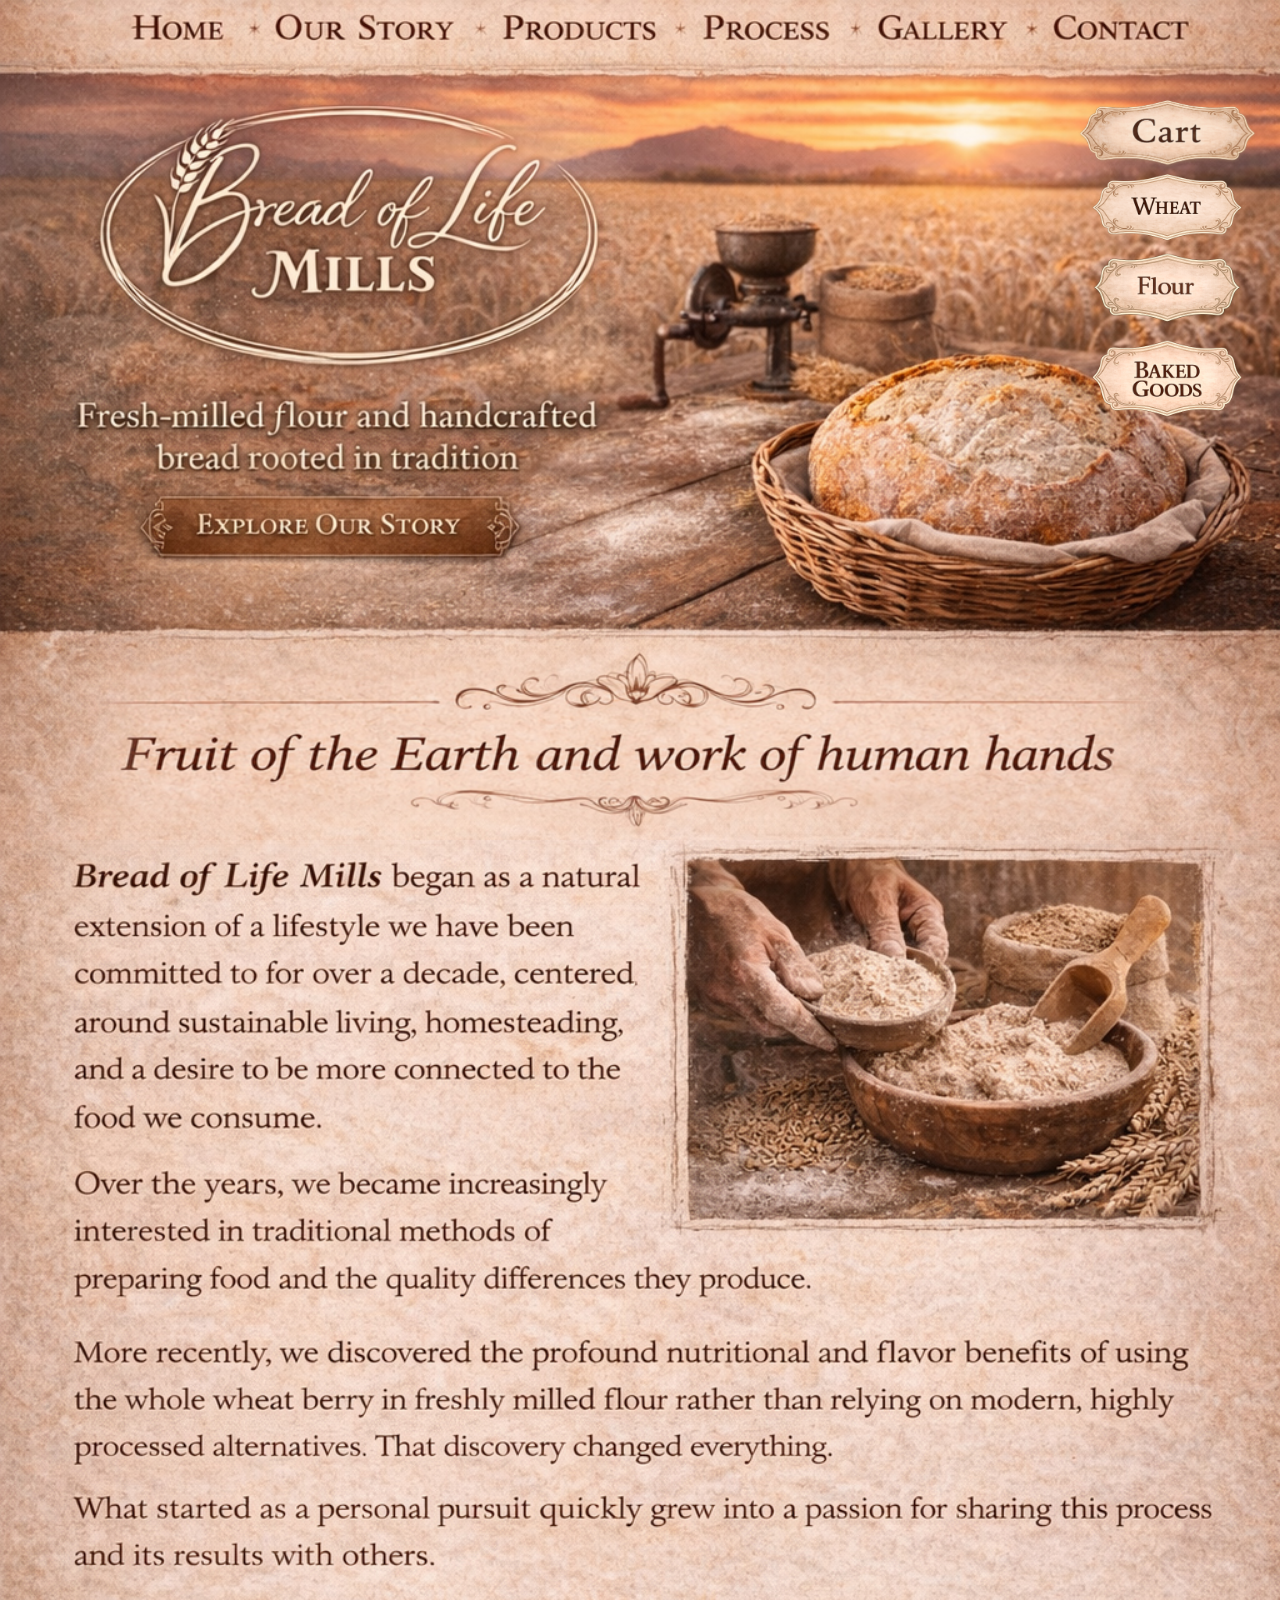
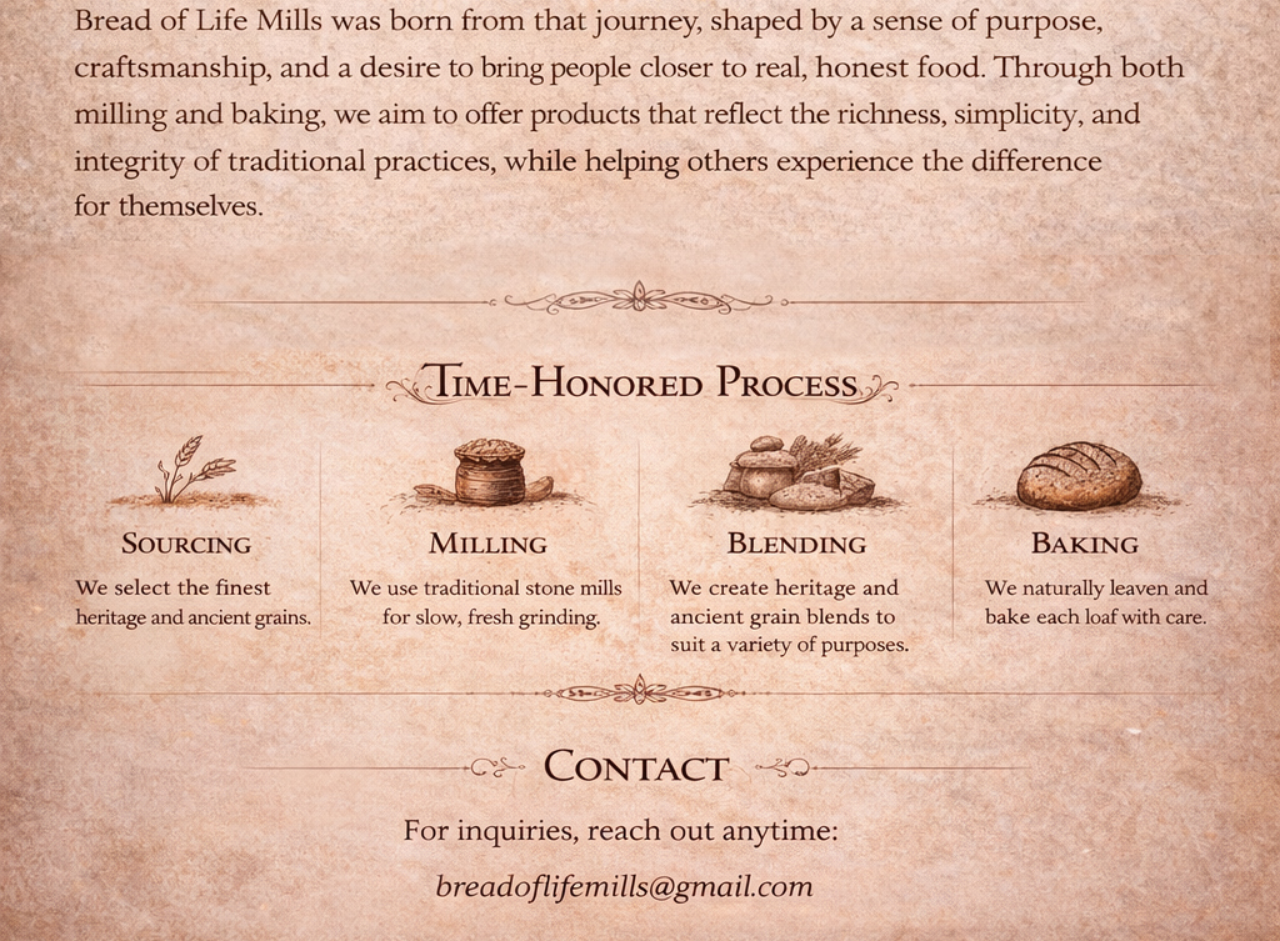
<file: index.html>
<!DOCTYPE html>
<html lang="en">
<head>
  <meta charset="UTF-8" />
  <meta name="viewport" content="width=device-width, initial-scale=1.0" />
  <title>Bread of Life Mills</title>
  <link rel="icon" href="favicon.ico?v=4" sizes="any">
  <link rel="icon" type="image/png" sizes="512x512" href="breadoflifemills-favicon-b.png?v=4">
  <link rel="apple-touch-icon" href="breadoflifemills-favicon-b.png?v=4">
  <link rel="stylesheet" href="styles.css?v=4" />

  <style>
    /* =========================================================
       HOMEPAGE-ONLY POSITIONING CONTROLS
       These rules intentionally override styles.css for index.html.
       Adjust these values here instead of changing global CSS.
       ========================================================= */

    /* ---------- Homepage image / overlay scaling safeguards ---------- */
    .mockup-wrap {
      line-height: 0;
    }

    .mockup-image {
      max-width: none;
    }

    /* ---------- Top navigation / page targets ---------- */
    .top-contact {
      left: 82.5%;
      top: 0.3%;
      width: 10.5%;
      height: 1.6%;
    }

    .hero-explore-story {
      left: 10.3%;
      top: 19.6%;
      width: 31%;
      height: 2.5%;
    }

    .contact-target {
      left: 7;
      top: 87.5%;
      width: 100%;
      height: 8%;
    }

    .email-link {
      left: 34%;
      top: 97.6%;
      width: 33%;
      height: 1.2%;
    }

    /* ---------- Shared homepage menu base ---------- */
    .process-menu-wrap {
      position: absolute;
      top: 0.3%;
      width: 10.5%;
      height: 1.6%;
      z-index: 50;
    }

    .process-nav {
      position: absolute;
      inset: 0;
      display: block;
      z-index: 60;
    }

    .process-dropdown {
      position: absolute;
      display: none;
      width: 290px;
      height: 220px;
      max-width: none;
      min-width: 0;
      overflow: visible;
      z-index: 70;
    }

    .dropdown-visual {
      position: absolute;
      left: 0;
      top: 0;
      width: 340px;
      height: auto;
      pointer-events: none;
    }

    .process-dropdown-image {
      display: block;
      width: 100%;
      height: auto;
      pointer-events: none;
      user-select: none;
    }

    .process-dropdown-link,
    .products-dropdown-link {
      pointer-events: auto;
    }

    .process-menu-wrap:hover .process-dropdown,
    .process-dropdown:hover {
      display: block;
    }

    /* ---------- Our Story menu trigger and dropdown image ---------- */
    .story-menu-wrap {
      left: 54.8%;
      transform: translateX(-408px);
    }


    .story-menu-wrap .process-dropdown {
      left: 0;
      top:  0;
      width: 240px;   /* hover area width */
      height: 165px;  /* hover area height */
      transform: translateX(-35px) translateY(39px);
    }

    .story-menu-wrap .dropdown-visual {
      left: 0;
      top: 0;
      width: 340px;
      transform: translateX(-55px) translateY(-32px);
    }

    /* Our Story dropdown internal targets */
    .story-menu-wrap .process-method-link {
      position: absolute;
      left: 116px;
      top: 122px;
      width: 109px;
      height: 16px;
      display: block;
      z-index: 80;
      transform: none;
    }

    .story-menu-wrap .process-care-link {
      position: absolute;
      left: 116px;
      top: 154px;
      width: 109px;
      height: 16px;
      display: block;
      z-index: 80;
      transform: none;
    }

    /* ---------- Products menu trigger and dropdown image ---------- */
    .products-menu-wrap {
      left: 54.8%;
      transform: translateX(-200px) translateY(3px);
      height: 4.5%;
    }


    .products-menu-wrap .process-dropdown {
      left: 0;
      top: 0;
      width: 250px;   /* hover area width */
      height: 185px;  /* hover area height */
      transform: translateX(-38px) translateY(42px);
    }

    .products-menu-wrap .dropdown-visual {
      left: 0;
      top: 0;
      width: 340px;
      transform: translateX(-40px) translateY(-6px);
    }

    /* Products dropdown internal targets */
    .products-menu-wrap .products-dropdown-link {
      position: absolute;
      display: block;
      z-index: 80;
      transform: none;
    }

    .products-wheat-link {
      left: 116px;
      top: 88px;
      width: 109px;
      height: 16px;
    }

    .products-flour-link {
      left: 116px;
      top: 118px;
      width: 109px;
      height: 16px;
    }

    .products-baked-link {
      left: 116px;
      top: 146px;
      width: 109px;
      height: 16px;
    }

    /* ---------- Process menu trigger and dropdown image ---------- */
    .main-process-menu-wrap {
      left: 54.8%;
      transform: translateX(0px);
      height: 4.5%;
    }


    .main-process-menu-wrap .process-dropdown {
      left: 0;
      top: 0;
      width: 240px;   /* hover area width */
      height: 167px; 
      transform: translateX(-49px) translateY(46px);
    }

    .main-process-menu-wrap .dropdown-visual {
      left: 0;
      top: 0;
      width: 340px;
      transform: translateX(-48px) translateY(-40px);
    }

    /* Process dropdown internal targets */
    .main-process-menu-wrap .process-method-link {
      position: absolute;
      left: 116px;
      top: 126px;
      width: 109px;
      height: 16px;
      display: block;
      z-index: 80;
      transform: none;
    }

    .main-process-menu-wrap .process-care-link {
      position: absolute;
      left: 116px;
      top: 161px;
      width: 109px;
      height: 16px;
      display: block;
      z-index: 80;
      transform: none;
    }

    /* =========================================================
       MOBILE HOMEPAGE-ONLY POSITIONING CONTROLS
       ========================================================= */
    @media (max-width: 768px) {
      .top-contact {
        left: 81.5%;
        top: 0.2%;
        width: 12%;
        height: 2.4%;
      }

      .hero-explore-story {
        left: 9.5%;
        top: 19.6%;
        width: 32%;
        height: 2.5%;
      }

      .contact-target {
        left: 0;
        top: 87.3%;
        width: 100%;
        height: 8.5%;
      }

      .email-link {
        left: 34%;
        top: 97.0%;
        width: 33%;
        height: 1.2%;
      }

      .process-menu-wrap {
        top: 0.2%;
        width: 13%;
        height: 2.4%;
      }

      .process-dropdown {
        width: 120px;
        height: 140px;
        max-width: none;
        min-width: 0;
      }

      .dropdown-visual {
        width: 170px;
      }

      .story-menu-wrap {
        left: 53.5%;
        transform: translateX(-106px);
      }

      .story-menu-wrap .process-dropdown {
        left: 0;
        top: 0;
        width: 60px;   /* mobile hover area width */
        height: 120px;  /* mobile hover area height */
        transform: translateX(-10px) translateY(20px);
      }

      .story-menu-wrap .dropdown-visual {
        left: 0;
        top: 0;
        width: 170px;
        transform: translateX(-53px) translateY(-23px);
      }

      .story-menu-wrap .process-method-link {
        left: 63px;
        top: 60px;
        width: 48px;
        height: 7px;
      }

      .story-menu-wrap .process-care-link {
        left: 63px;
        top: 77px;
        width: 48px;
        height: 7px;
      }

      .products-menu-wrap {
        left: 53.5%;
        transform: translateX(-50px) translateY(1px);
      }

      .products-menu-wrap .process-dropdown {
        left: 0;
        top: 0;
        width: 80px;   /* mobile hover area width */
        height: 140px;  /* mobile hover area height */
        transform: translateX(-20px) translateY(18px);
      }

      .products-menu-wrap .dropdown-visual {
        left: 0;
        top: 0;
        width: 170px;
        transform: translateX(-40px) translateY(0px);
      }

      .products-wheat-link {
        left: 58px;
        top: 43px;
        width: 54px;
        height: 7px;
      }

      .products-flour-link {
        left: 58px;
        top: 58px;
        width: 54px;
        height: 7px;
      }

      .products-baked-link {
        left: 58px;
        top: 74px;
        width: 54px;
        height: 7px;
      }

      .main-process-menu-wrap {
        left: 53.5%;
        transform: none;
      }

      .main-process-menu-wrap .process-dropdown {
        left: 0;
        top: 0;
        width: 80px;   /* mobile hover area width */
        height: 140px;  /* mobile hover area height */
        transform: translateX(-15px) translateY(20px);
      }

      .main-process-menu-wrap .dropdown-visual {
        left: 0;
        top: 0;
        width: 170px;
        transform: translateX(-42px) translateY(-20px);
      }

      .main-process-menu-wrap .process-method-link {
        left: 58px;
        top: 62px;
        width: 54px;
        height: 8px;
      }

      .main-process-menu-wrap .process-care-link {
        left: 58px;
        top: 80px;
        width: 54px;
        height: 8px;
      }
    }

    /* =========================================================
       LANDSCAPE MOBILE HOMEPAGE-ONLY POSITIONING CONTROLS
       ========================================================= */
    @media (max-height: 500px) and (orientation: landscape) {
      .process-dropdown {
        width: 210px;
        height: 220px;
        max-width: none;
        min-width: 0;
      }

      .dropdown-visual {
        width: 260px;
      }

      .story-menu-wrap {
        left: 54.8%;
        transform: translateX(-230px);
      }

      .story-menu-wrap .process-dropdown {
        left: 0;
        top: 0;
        width: 170px;   /* landscape mobile hover area width */
        height: 160px;  /* landscape mobile hover area height */
        transform: translateX(-52px) translateY(33px);
      }

      .story-menu-wrap .dropdown-visual {
        left: 0;
        top: 0;
        width: 260px;
        transform: translateX(-35px) translateY(-25px);
      }

      .story-menu-wrap .process-method-link {
        left: 88px;
        top: 90px;
        width: 83px;
        height: 15px;
      }

      .story-menu-wrap .process-care-link {
        left: 88px;
        top: 118px;
        width: 83px;
        height: 15px;
      }

      .products-menu-wrap {
        left: 54.8%;
        transform: translateX(-111px) translateY(0px);
      }

      .products-menu-wrap .process-dropdown {
        left: 0;
        top: 0;
        width: 210px;   /* landscape mobile hover area width */
        height: 220px;  /* landscape mobile hover area height */
        transform: translateX(-59px) translateY(35px);
      }

      .products-menu-wrap .dropdown-visual {
        left: 0;
        top: 0;
        width: 260px;
        transform: translateX(-25px) translateY(0px);
      }

      .products-wheat-link {
        left: 88px;
        top: 68px;
        width: 83px;
        height: 8px;
      }

      .products-flour-link {
        left: 88px;
        top: 91px;
        width: 83px;
        height: 8px;
      }

      .products-baked-link {
        left: 88px;
        top: 113px;
        width: 83px;
        height: 8px;
      }

      .main-process-menu-wrap {
        left: 54.8%;
        transform: translateX(-5px) translateY(0px);
      }

      .main-process-menu-wrap .process-dropdown {
        left: 0;
        top: 0;
        width: 210px;   /* landscape mobile hover area width */
        height: 220px;  /* landscape mobile hover area height */
        transform: translateX(-59px) translateY(35px);
      }

      .main-process-menu-wrap .dropdown-visual {
        left: 0;
        top: 0;
        width: 260px;
        transform: translateX(-20px) translateY(-20px);
      }

      .main-process-menu-wrap .process-method-link {
        left: 87px;
        top: 97px;
        width: 83px;
        height: 10px;
      }

      .main-process-menu-wrap .process-care-link {
        left: 87px;
        top: 125px;
        width: 83px;
        height: 10px;
      }
    }


    /* ---------- Floating shop navigation buttons copied from shop-baked-goods.html ---------- */
    .floating-cart-button {
      position: fixed;
      top: 99px;
      right: 23px;
      z-index: 9999;
      display: inline-block;
      width: 180px;
      height: auto;
      text-decoration: none;
      box-sizing: border-box;
    }

    .floating-cart-button-image {
      width: 100%;
      height: auto;
      display: block;
    }

    .cart-count {
      position: absolute;
      top: -7px;
      right: 3px;
      min-width: 25px;
      height: 25px;
      padding: 2px 5px;
      box-sizing: border-box;
      border-radius: 999px;
      background: #5a3f2a;
      color: #fff8dc;
      border: 2px solid #fff8dc;
      font-family: 'DejaVu Serif', serif;
      font-size: 15px;
      font-weight: 700;
      line-height: 14px;
      text-align: center;
      display: none;
    }

    .floating-shop-link {
      position: fixed;
      right: 38px;
      z-index: 9998;
      display: inline-block;
      width: 150px;
      height: auto;
      text-decoration: none;
      box-sizing: border-box;
    }

    .floating-shop-link img {
      width: 100%;
      height: auto;
      display: block;
    }

    .floating-wheat-button {
      top: 164px;
    }

    .floating-flour-button {
      top: 242px;
    }

    .floating-baked-goods-button {
      top: 336px;
    }

    @media (max-width: 768px) {
      .floating-cart-button {
        top: 29px;
        right: 6px;
        width: 72px;
      }

      .cart-count {
        top: -4px;
        right: 61px;
        min-width: 18px;
        height: 18px;
        font-size: 11px;
        line-height: 13px;
      }

      .floating-shop-link {
        right: 12px;
        width: 60px;
      }

      .floating-wheat-button {
        top: 61px;
      }

      .floating-flour-button {
        top: 97px;
      }

      .floating-baked-goods-button {
        top: 136px;
      }
    }

  </style>
</head>
<body>
  <main class="mockup-page">
    <div class="mockup-wrap">
      <img
        src="mock-website-003.jpg"
        alt="Bread of Life Mills website mockup"
        class="mockup-image"
      />

      <div id="contact-section" class="anchor-target contact-target" aria-hidden="true"></div>

      <a
        href="our-story.html"
        class="hotspot hero-explore-story"
        aria-label="Explore Our Story page"
      ></a>

      <div class="process-menu-wrap story-menu-wrap">
        <a href="#" class="hotspot process-nav" aria-label="Open Our Story menu"></a>

        <div class="process-dropdown">
          <div class="dropdown-visual">
            <img src="Our-Story-menu-001.png?v=2" alt="Our Story dropdown menu" class="process-dropdown-image"/>

            <a href="our-story.html" class="process-dropdown-link process-method-link" aria-label="Go to Our Story page"></a>
            <a href="why-wheat.html" class="process-dropdown-link process-care-link" aria-label="Go to Why Whole Wheat page"></a>
          </div>
        </div>
      </div>

      <div class="process-menu-wrap products-menu-wrap">
        <a href="#" class="hotspot process-nav" aria-label="Open Products menu"></a>

        <div class="process-dropdown">
          <div class="dropdown-visual">
            <img src="Products-menu.png?v=2" alt="Products dropdown menu" class="process-dropdown-image"/>

            <a href="shop-wheat.html" class="products-dropdown-link products-wheat-link" aria-label="Go to Shop Wheat page"></a>
            <a href="shop-flour.html" class="products-dropdown-link products-flour-link" aria-label="Go to Shop Flour page"></a>
            <a href="shop-baked-goods.html" class="products-dropdown-link products-baked-link" aria-label="Go to Shop Baked Goods page"></a>
          </div>
        </div>
      </div>

      <div class="process-menu-wrap main-process-menu-wrap">
        <a href="#" class="hotspot process-nav" aria-label="Open Process menu"></a>

        <div class="process-dropdown">
          <div class="dropdown-visual">
            <img src="Process-Dropdown-001.png" alt="Process dropdown menu" class="process-dropdown-image"/>

            <a href="our-method.html" class="process-dropdown-link process-method-link" aria-label="Go to Our Method page"></a>
            <a href="care.html" class="process-dropdown-link process-care-link" aria-label="Go to Care page"></a>
          </div>
        </div>
      </div>

      <a href="#contact-section" class="hotspot top-contact" aria-label="Go to Contact section"></a>

      <a href="mailto:breadoflifemills@gmail.com" class="hotspot email-link" aria-label="Email Bread of Life Mills"></a>
    </div>
  </main>

  <a href="cart.html" class="floating-cart-button" aria-label="View cart">
    <img src="cart-button.png?v=2" alt="Cart" class="floating-cart-button-image">
    <span id="cart-count" class="cart-count">0</span>
  </a>

  <a href="shop-wheat.html" class="floating-shop-link floating-wheat-button" aria-label="Go to Shop Wheat">
    <img src="wheat-button.png?v=2" alt="Shop Wheat">
  </a>

  <a href="shop-flour.html" class="floating-shop-link floating-flour-button" aria-label="Go to Shop Flour">
    <img src="flour-button.png?v=2" alt="Shop Flour">
  </a>

  <a href="shop-baked-goods.html" class="floating-shop-link floating-baked-goods-button" aria-label="Go to Shop Baked Goods">
    <img src="baked-goods-button.png?v=2" alt="Shop Baked Goods">
  </a>

  <script>
    const cartCount = document.getElementById('cart-count');

    function updateCartCount() {
      const cart = JSON.parse(localStorage.getItem('breadOfLifeCart')) || [];

      let totalItems = 0;

      cart.forEach(function (item) {
        totalItems += item.quantity;
      });

      cartCount.textContent = totalItems;

      if (totalItems > 0) {
        cartCount.style.display = 'block';
      } else {
        cartCount.style.display = 'none';
      }
    }

    updateCartCount();
  </script>

  <script src="site-protection.js"></script>

  <!-- Cloudflare Web Analytics --><script defer src='https://static.cloudflareinsights.com/beacon.min.js' data-cf-beacon='{"token": "fd24dbd3aaab4db3a75c03af469aac5a"}'></script><!-- End Cloudflare Web Analytics -->
</body>
</html>
</file>
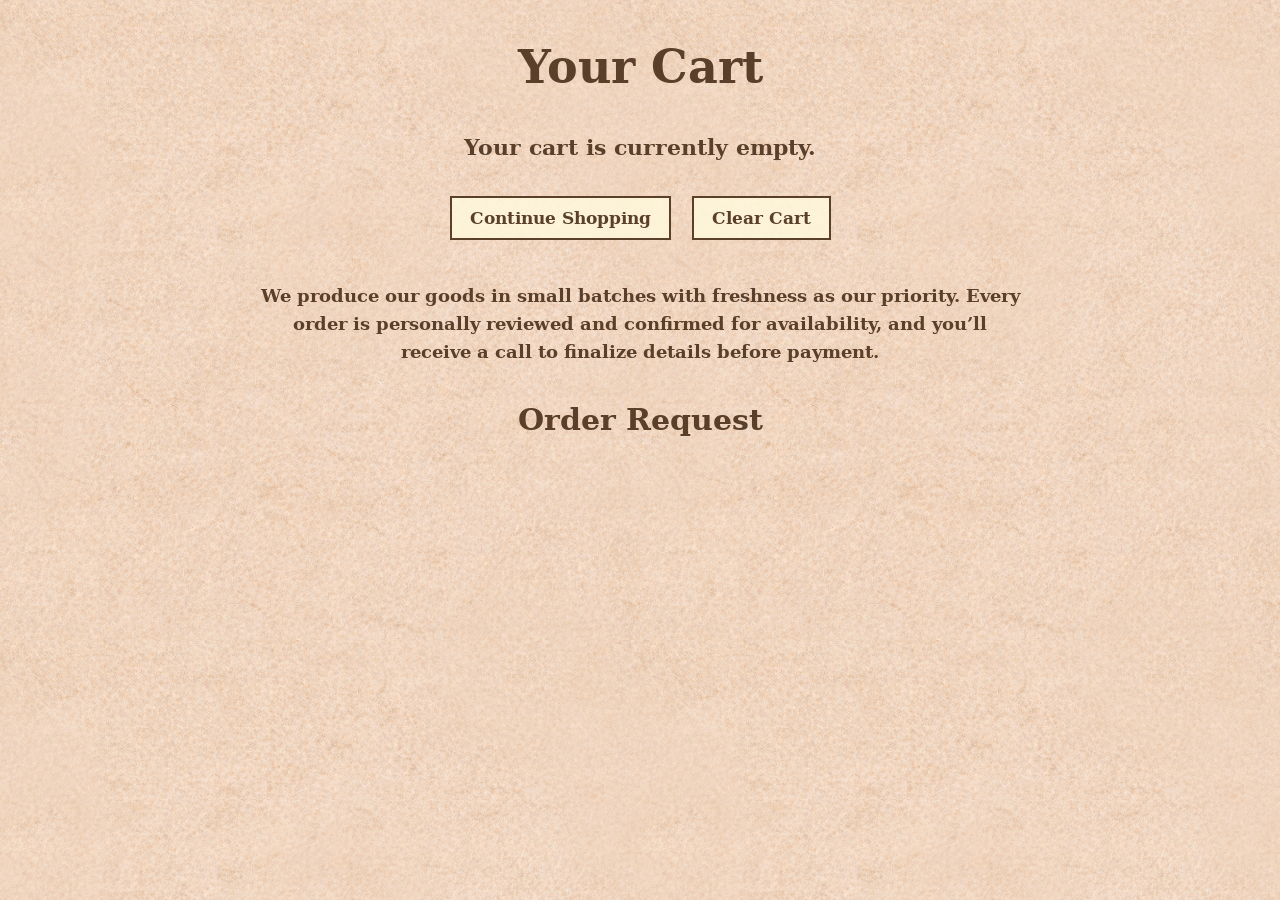
<file: cart.html>
<!DOCTYPE html>
<html lang="en">
<head>
  <meta charset="UTF-8">
  <meta name="viewport" content="width=device-width, initial-scale=1.0">
  <title>Cart | Bread of Life Mills</title>

  <link rel="stylesheet" href="styles.css" />

  <style>
    @font-face {
      font-family: 'DejaVu Serif';
      src: url('DejaVuSerif.woff2?v=2') format('woff2');
      font-weight: normal;
      font-style: normal;
    }

    @font-face {
      font-family: 'DejaVu Serif';
      src: url('DejaVuSerif-Bold.woff2') format('woff2');
      font-weight: 700;
      font-style: normal;
    }

    body {
      margin: 0;
      padding: 0;
      background-image: url('parchment_tile.jpg');
      background-repeat: repeat;
      background-position: top left;
      background-size: 50%;
      font-family: 'DejaVu Serif', serif;
      color: #5a3f2a;
      overflow-x: hidden;
    }

    .page-content {
      max-width: 900px;
      margin: 0 auto;
      padding: 40px 22px 80px 22px;
      box-sizing: border-box;
    }

    h1 {
      text-align: center;
      font-size: 46px;
      margin: 0 0 28px 0;
      font-weight: 700;
    }

    h2 {
      font-size: 30px;
      margin: 36px 0 12px 0;
      text-align: center;
    }

    .cart-item {
      border-bottom: 2px solid rgba(90, 63, 42, 0.35);
      padding: 18px 0;
    }

    .cart-item h2 {
      margin: 0 0 8px 0;
      font-size: 25px;
      text-align: left;
    }

    .cart-item p {
      margin: 4px 0;
      font-size: 18px;
      font-weight: 600;
    }

    .remove-item-button {
      margin-top: 8px;
      padding: 6px 12px;
      font-family: 'DejaVu Serif', serif;
      font-size: 14px;
      font-weight: 700;
      color: #5a3f2a;
      background: rgba(255, 248, 220, 0.85);
      border: 2px solid #5a3f2a;
      cursor: pointer;
    }

    .cart-totals {
      margin-top: 28px;
      padding-top: 18px;
      border-top: 3px solid rgba(90, 63, 42, 0.45);
      font-size: 21px;
      font-weight: 700;
    }

    .cart-totals p {
      margin: 8px 0;
    }

    .cart-empty {
      text-align: center;
      font-size: 22px;
      font-weight: 700;
      margin-top: 40px;
    }

    .cart-actions {
      margin-top: 28px;
      text-align: center;
    }

    .cart-button {
      display: inline-block;
      margin: 8px;
      padding: 10px 18px;
      font-family: 'DejaVu Serif', serif;
      font-size: 17px;
      font-weight: 700;
      color: #5a3f2a;
      background: rgba(255, 248, 220, 0.85);
      border: 2px solid #5a3f2a;
      text-decoration: none;
      cursor: pointer;
    }

    .order-note {
      max-width: 760px;
      margin: 34px auto 22px auto;
      font-size: 18px;
      line-height: 1.55;
      font-weight: 600;
      text-align: center;
    }

    .order-form {
      max-width: 620px;
      margin: 0 auto;
    }

    .form-field {
      margin-bottom: 16px;
    }

    .form-field label {
      display: block;
      margin-bottom: 6px;
      font-size: 17px;
      font-weight: 700;
    }

    .form-field input,
    .form-field select,
    .form-field textarea {
      width: 100%;
      box-sizing: border-box;
      padding: 9px;
      font-family: 'DejaVu Serif', serif;
      font-size: 16px;
      color: #5a3f2a;
      background: rgba(255, 248, 220, 0.85);
      border: 2px solid rgba(90, 63, 42, 0.75);
    }

    .form-field textarea {
      min-height: 110px;
      resize: vertical;
    }

    .order-summary-preview {
      white-space: pre-wrap;
      margin-top: 18px;
      padding: 14px;
      border: 2px solid rgba(90, 63, 42, 0.45);
      background: rgba(255, 248, 220, 0.45);
      font-size: 15px;
      line-height: 1.45;
      display: none;
    }

    .form-message {
      margin-top: 14px;
      text-align: center;
      font-size: 17px;
      font-weight: 700;
      min-height: 22px;
    }

    @media (max-width: 768px) {
      body {
        background-size: 100%;
      }

      h1 {
        font-size: 36px;
      }

      h2 {
        font-size: 26px;
      }

      .cart-item h2 {
        font-size: 23px;
      }

      .cart-item p,
      .cart-totals {
        font-size: 18px;
      }

      .order-note {
        font-size: 17px;
      }

      .cart-actions {
        margin-top: 32px;
      }

      #clear-cart-button {
        margin-top: 26px;
      }
    }
  </style>
</head>
<body>

  <div class="page-content">
    <h1>Your Cart</h1>

    <div id="cart-items"></div>

    <div id="cart-totals" class="cart-totals"></div>

    <div class="cart-actions">
      <a href="shop-wheat.html" class="cart-button">Continue Shopping</a>
      <button id="clear-cart-button" class="cart-button">Clear Cart</button>
    </div>

    <p class="order-note">
      We produce our goods in small batches with freshness as our priority. Every order is personally reviewed and confirmed for availability, and you’ll receive a call to finalize details before payment.
    </p>

    <h2>Order Request</h2>

    <form id="order-request-form" class="order-form" action="https://api.staticforms.xyz/submit" method="POST">
      <input type="hidden" name="accessKey" value="sf_89c447b418c7e6e6283f4104">
      <input type="hidden" name="subject" value="New Bread of Life Mills Order Request">
      <input type="hidden" name="redirectTo" value="https://breadoflifemills.com/thank-you.html">
      <input id="order-number-field" name="orderNumber" type="hidden">
      <input id="order-summary-field" name="orderSummary" type="hidden">
      <input id="receipt-field" name="receipt" type="hidden">

      <div class="form-field">
        <label for="customer-name">Name *</label>
        <input id="customer-name" name="name" type="text" required>
      </div>

      <div class="form-field">
        <label for="customer-phone">Phone *</label>
        <input id="customer-phone" name="phone" type="tel" required>
      </div>

      <div class="form-field">
        <label for="customer-email">Email *</label>
        <input id="customer-email" name="email" type="email" required>
      </div>

      <div class="form-field" style="display: none;">
        <label for="pickup-location">Preferred Pickup Location *</label>
        <select id="pickup-location" name="pickupLocation" disabled>
          <option value="">Select a pickup location</option>
          <option value="Sierra Vista Food Co-op">Sierra Vista Food Co-op</option>
          <option value="Whetstone / Sierra Vista Area">Whetstone / Sierra Vista Area</option>
          <option value="Benson Area">Benson Area</option>
          <option value="Patagonia Area">Patagonia Area</option>
          <option value="Tucson Area">Tucson Area</option>
          <option value="Other / Please contact me">Other / Please contact me</option>
        </select>
      </div>

      <div class="form-field">
        <label for="customer-notes">Notes / Questions</label>
        <textarea id="customer-notes" name="notes"></textarea>
      </div>

      <div class="cart-actions">
        <button type="submit" class="cart-button">Complete Order Request</button>
      </div>

      <div id="order-summary-preview" class="order-summary-preview"></div>

      <p id="form-message" class="form-message" aria-live="polite"></p>
    </form>
  </div>

  <script>
    const salesTaxRate = 0.0855;

    const cartItemsContainer = document.getElementById('cart-items');
    const cartTotalsContainer = document.getElementById('cart-totals');
    const clearCartButton = document.getElementById('clear-cart-button');
    const orderForm = document.getElementById('order-request-form');
    const orderNumberField = document.getElementById('order-number-field');
    const orderSummaryField = document.getElementById('order-summary-field');
    const receiptField = document.getElementById('receipt-field');
    const orderSummaryPreview = document.getElementById('order-summary-preview');
    const formMessage = document.getElementById('form-message');

    function formatCurrency(amount) {
      return '$' + amount.toFixed(2);
    }

    function getCart() {
      return JSON.parse(localStorage.getItem('breadOfLifeCart')) || [];
    }

    function saveCart(cart) {
      localStorage.setItem('breadOfLifeCart', JSON.stringify(cart));
    }

    function calculateCartTotals(cart) {
      let subtotal = 0;

      cart.forEach(function (item) {
        subtotal += item.price * item.quantity;
      });

      const salesTax = subtotal * salesTaxRate;
      const total = subtotal + salesTax;

      return {
        subtotal: subtotal,
        salesTax: salesTax,
        total: total
      };
    }

    function generateOrderNumber() {
      const counterKey = 'breadOfLifeOrderCounter';
      let counter = parseInt(localStorage.getItem(counterKey), 10);

      if (!counter || counter < 100000 || counter > 999999) {
        counter = Math.floor(100000 + Math.random() * 900000);
      } else {
        counter += 1;
      }

      if (counter > 999999) {
        counter = 100000;
      }

      localStorage.setItem(counterKey, counter);

      const suffixCharacters = 'ABCDEFGHJKLMNPQRSTUVWXYZ23456789';
      let suffix = '';

      for (let i = 0; i < 3; i += 1) {
        suffix += suffixCharacters.charAt(Math.floor(Math.random() * suffixCharacters.length));
      }

      return counter + '-' + suffix;
    }

    function getCustomerData() {
      return {
        name: document.getElementById('customer-name').value.trim(),
        phone: document.getElementById('customer-phone').value.trim(),
        email: document.getElementById('customer-email').value.trim(),
        pickupLocation: document.getElementById('pickup-location').value,
        notes: document.getElementById('customer-notes').value.trim()
      };
    }

    function buildReceiptText(orderNumber, cart, totals, customerData) {
      let receipt = 'Bread of Life Mills Order Request Receipt\n';
      receipt += 'Order Number: ' + orderNumber + '\n';
      receipt += 'Submitted: ' + new Date().toLocaleString() + '\n\n';

      receipt += 'Customer Information\n';
      receipt += 'Name: ' + customerData.name + '\n';
      receipt += 'Phone: ' + customerData.phone + '\n';
      receipt += 'Email: ' + customerData.email + '\n';
      receipt += 'Preferred Pickup Location: ' + customerData.pickupLocation + '\n';
      receipt += 'Notes / Questions: ' + (customerData.notes || 'None') + '\n\n';

      receipt += 'Order Items\n';

      cart.forEach(function (item) {
        const itemSubtotal = item.price * item.quantity;

        receipt += item.name + '\n';
        receipt += 'Size / Type: ' + item.size + '\n';
        receipt += 'Quantity: ' + item.quantity + '\n';
        receipt += 'Price Each: ' + formatCurrency(item.price) + '\n';
        receipt += 'Item Subtotal: ' + formatCurrency(itemSubtotal) + '\n\n';
      });

      receipt += 'Subtotal: ' + formatCurrency(totals.subtotal) + '\n';
      receipt += 'Sales Tax: ' + formatCurrency(totals.salesTax) + '\n';
      receipt += 'Total: ' + formatCurrency(totals.total) + '\n\n';
      receipt += 'This is an order request receipt, not a paid invoice. Bread of Life Mills will contact you to confirm availability, pickup details, and payment.';

      return receipt;
    }

    function buildOrderSummary() {
      const cart = getCart();
      const totals = calculateCartTotals(cart);

      let summary = 'Bread of Life Mills Order Request\n\n';

      cart.forEach(function (item) {
        const itemSubtotal = item.price * item.quantity;

        summary += item.name + '\n';
        summary += 'Size / Type: ' + item.size + '\n';
        summary += 'Quantity: ' + item.quantity + '\n';
        summary += 'Price Each: ' + formatCurrency(item.price) + '\n';
        summary += 'Item Subtotal: ' + formatCurrency(itemSubtotal) + '\n\n';
      });

      summary += 'Subtotal: ' + formatCurrency(totals.subtotal) + '\n';
      summary += 'Sales Tax: ' + formatCurrency(totals.salesTax) + '\n';
      summary += 'Total: ' + formatCurrency(totals.total);

      return summary;
    }

    function removeItem(itemId) {
      let cart = getCart();
      cart = cart.filter(function (item) {
        return item.id !== itemId;
      });
      saveCart(cart);
      renderCart();
    }

    function renderCart() {
      const cart = getCart();

      cartItemsContainer.innerHTML = '';
      cartTotalsContainer.innerHTML = '';
      orderSummaryPreview.textContent = '';
      orderSummaryPreview.style.display = 'none';
      formMessage.textContent = '';

      if (cart.length === 0) {
        cartItemsContainer.innerHTML = '<p class="cart-empty">Your cart is currently empty.</p>';
        cartTotalsContainer.style.display = 'none';
        orderForm.style.display = 'none';
        return;
      }

      cartTotalsContainer.style.display = 'block';
      orderForm.style.display = 'block';

      cart.forEach(function (item) {
        const itemSubtotal = item.price * item.quantity;

        const itemElement = document.createElement('div');
        itemElement.className = 'cart-item';

        const itemTitle = document.createElement('h2');
        itemTitle.textContent = item.name;

        const itemSize = document.createElement('p');
        itemSize.textContent = 'Size / Type: ' + item.size;

        const itemQuantity = document.createElement('p');
        itemQuantity.textContent = 'Quantity: ' + item.quantity;

        const itemPrice = document.createElement('p');
        itemPrice.textContent = 'Price Each: ' + formatCurrency(item.price);

        const itemSubtotalLine = document.createElement('p');
        itemSubtotalLine.textContent = 'Item Subtotal: ' + formatCurrency(itemSubtotal);

        const removeButton = document.createElement('button');
        removeButton.className = 'remove-item-button';
        removeButton.type = 'button';
        removeButton.textContent = 'Remove Item';
        removeButton.addEventListener('click', function () {
          removeItem(item.id);
        });

        itemElement.appendChild(itemTitle);
        itemElement.appendChild(itemSize);
        itemElement.appendChild(itemQuantity);
        itemElement.appendChild(itemPrice);
        itemElement.appendChild(itemSubtotalLine);
        itemElement.appendChild(removeButton);

        cartItemsContainer.appendChild(itemElement);
      });

      const totals = calculateCartTotals(cart);

      cartTotalsContainer.innerHTML =
        '<p>Subtotal: ' + formatCurrency(totals.subtotal) + '</p>' +
        '<p>Sales Tax: ' + formatCurrency(totals.salesTax) + '</p>' +
        '<p>Total: ' + formatCurrency(totals.total) + '</p>';

      orderSummaryField.value = buildOrderSummary();
    }

    clearCartButton.addEventListener('click', function () {
      localStorage.removeItem('breadOfLifeCart');
      renderCart();
    });

    orderForm.addEventListener('submit', function (event) {
      const cart = getCart();

      if (cart.length === 0) {
        event.preventDefault();
        formMessage.textContent = 'Your cart is empty.';
        return;
      }

      const orderNumber = generateOrderNumber();
      const totals = calculateCartTotals(cart);
      const customerData = getCustomerData();
      const receiptText = buildReceiptText(orderNumber, cart, totals, customerData);

      const receiptData = {
        orderNumber: orderNumber,
        submittedAt: new Date().toLocaleString(),
        customer: customerData,
        items: cart,
        subtotal: totals.subtotal,
        salesTax: totals.salesTax,
        total: totals.total,
        receiptText: receiptText
      };

      sessionStorage.setItem('breadOfLifeLastReceipt', JSON.stringify(receiptData));

      orderNumberField.value = orderNumber;
      orderSummaryField.value = buildOrderSummary();
      receiptField.value = receiptText;

      orderSummaryPreview.textContent = receiptText;
      orderSummaryPreview.style.display = 'block';

      formMessage.textContent = 'Submitting your order request...';
    });

    renderCart();
  </script>

  <!-- Cloudflare Web Analytics --><script defer src='https://static.cloudflareinsights.com/beacon.min.js' data-cf-beacon='{"token": "fd24dbd3aaab4db3a75c03af469aac5a"}'></script><!-- End Cloudflare Web Analytics -->
</body>
</html>
</file>
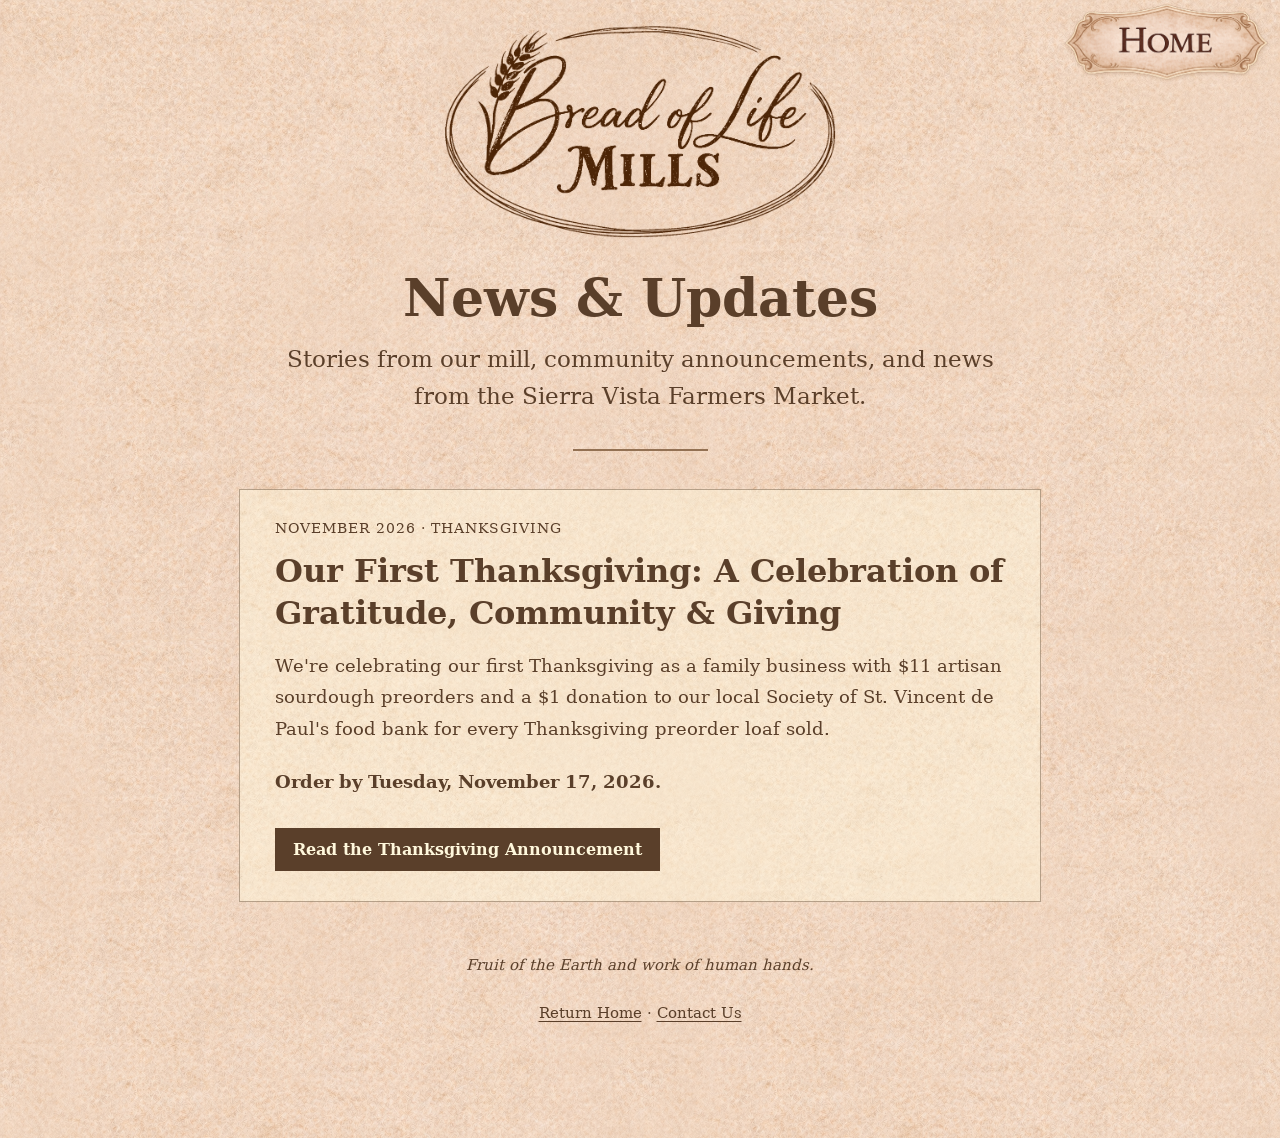
<file: news.html>
<!DOCTYPE html>
<html lang="en">
<head>
  <meta charset="UTF-8">
  <meta name="viewport" content="width=device-width, initial-scale=1.0, viewport-fit=cover">
  <title>News & Updates | Bread of Life Mills</title>
  <meta name="description" content="Announcements, stories, and community news from Bread of Life Mills.">
  <link rel="canonical" href="https://breadoflifemills.com/news.html">
  <meta property="og:type" content="article">
  <meta property="og:site_name" content="Bread of Life Mills">
  <meta property="og:title" content="News & Updates">
  <meta property="og:description" content="Announcements, stories, and community news from Bread of Life Mills.">
  <meta property="og:url" content="https://breadoflifemills.com/news.html">
  <link rel="stylesheet" href="/styles.css">
  <style>
@font-face { font-family: 'DejaVu Serif'; src: url('/DejaVuSerif.woff2?v=2') format('woff2'); font-weight:400; font-style:normal; font-display:swap; }
@font-face { font-family: 'DejaVu Serif'; src: url('/DejaVuSerif-Bold.woff2') format('woff2'); font-weight:700; font-style:normal; font-display:swap; }
:root { color-scheme:light; }
body { margin:0; padding:0; background: url('/parchment_tile.jpg') repeat top left; background-size:50%; color:#5a3f2a; font-family:'DejaVu Serif', Georgia, serif; overflow-x:hidden; }
main { max-width:850px; margin:auto; padding:20px 24px 90px; box-sizing:border-box; }
.page-logo { display:block; width:50%; height:auto; margin:0 auto 24px; }
h1 { font-size:clamp(34px,5vw,52px); text-align:center; margin:20px 0 12px; line-height:1.18; }
.subtitle { font-size:clamp(18px,2.3vw,23px); line-height:1.6; text-align:center; margin:0 auto 35px; max-width:710px; }
.rule { width:135px; height:2px; background:#937153; margin:25px auto 38px; }
.post { border:1px solid rgba(90,63,42,.42); background:rgba(255,248,220,.43); padding:30px 35px; }
.post-date { font-size:14px; letter-spacing:1px; text-transform:uppercase; }
h2 { font-size:clamp(24px,3.2vw,32px); line-height:1.3; margin:15px 0; }
h3 { font-size:23px; margin:34px 0 10px; }
p { font-size:18px; line-height:1.75; margin:0 0 22px; }
a { color:#5a3f2a; text-underline-offset:3px; }
a:hover { color:#8a5e3a; }
.read-more { display:inline-block; font-weight:700; padding:12px 18px; background:#5a3f2a; color:#fff8dc; text-decoration:none; margin-top:8px; }
.read-more:hover { background:#755337; color:#fff8dc; }
.back-link { display:inline-block; font-weight:700; margin-bottom:26px; }
.promo { background:rgba(255,248,220,.72); border:2px solid #755337; padding:24px; text-align:center; margin:28px 0 36px; }
.promo strong { display:block; font-size:clamp(28px,4vw,38px); margin:7px 0; }
.promo p { margin:8px 0; }
.callout { border-left:4px solid #755337; padding:14px 20px; margin:28px 0; background:rgba(255,248,220,.55); }
footer { margin-top:50px; text-align:center; font-size:14px; line-height:1.8; }
footer p { font-size:15px; }
/* Home button uses the same image and CSS class as the baked-goods page. */
.floating-home-button { z-index:9999; }
.floating-home-button img { max-width:100%; height:auto; }
@media(max-width:768px) { body { background-size:100%; } main { padding:90px 16px 65px; } .post { padding:22px 18px; } p { font-size:17px; } }
</style>
</head>
<body>
  <a href="/" class="floating-home-button" aria-label="Return to homepage">
    <img src="/Home-Button-001.png?v=3" alt="Home" class="floating-home-button-image">
  </a>
  <main>
  <img src="/Logo-brown-transparent.png?v=2" alt="Bread of Life Mills Logo" class="page-logo">
  <h1>News &amp; Updates</h1>
  <p class="subtitle">Stories from our mill, community announcements, and news from the Sierra Vista Farmers Market.</p>
  <div class="rule"></div>
  <article class="post">
    <div class="post-date">November 2026 · Thanksgiving</div>
    <h2>Our First Thanksgiving: A Celebration of Gratitude, Community &amp; Giving</h2>
    <p>We're celebrating our first Thanksgiving as a family business with $11 artisan sourdough preorders and a $1 donation to our local Society of St. Vincent de Paul's food bank for every Thanksgiving preorder loaf sold.</p>
    <p><strong>Order by Tuesday, November 17, 2026.</strong></p>
    <a class="read-more" href="/thanksgiving-2026.html">Read the Thanksgiving Announcement</a>
  </article>
  <footer><p><em>Fruit of the Earth and work of human hands.</em></p><p><a href="/">Return Home</a> · <a href="mailto:breadoflifemills@gmail.com">Contact Us</a></p></footer>
</main>
  <script src="/site-protection.js"></script>
  <!-- Cloudflare Web Analytics -->
  <script defer src="https://static.cloudflareinsights.com/beacon.min.js" data-cf-beacon='{"token":"fd24dbd3aaab4db3a75c03af469aac5a"}'></script>
</body>
</html>
</file>
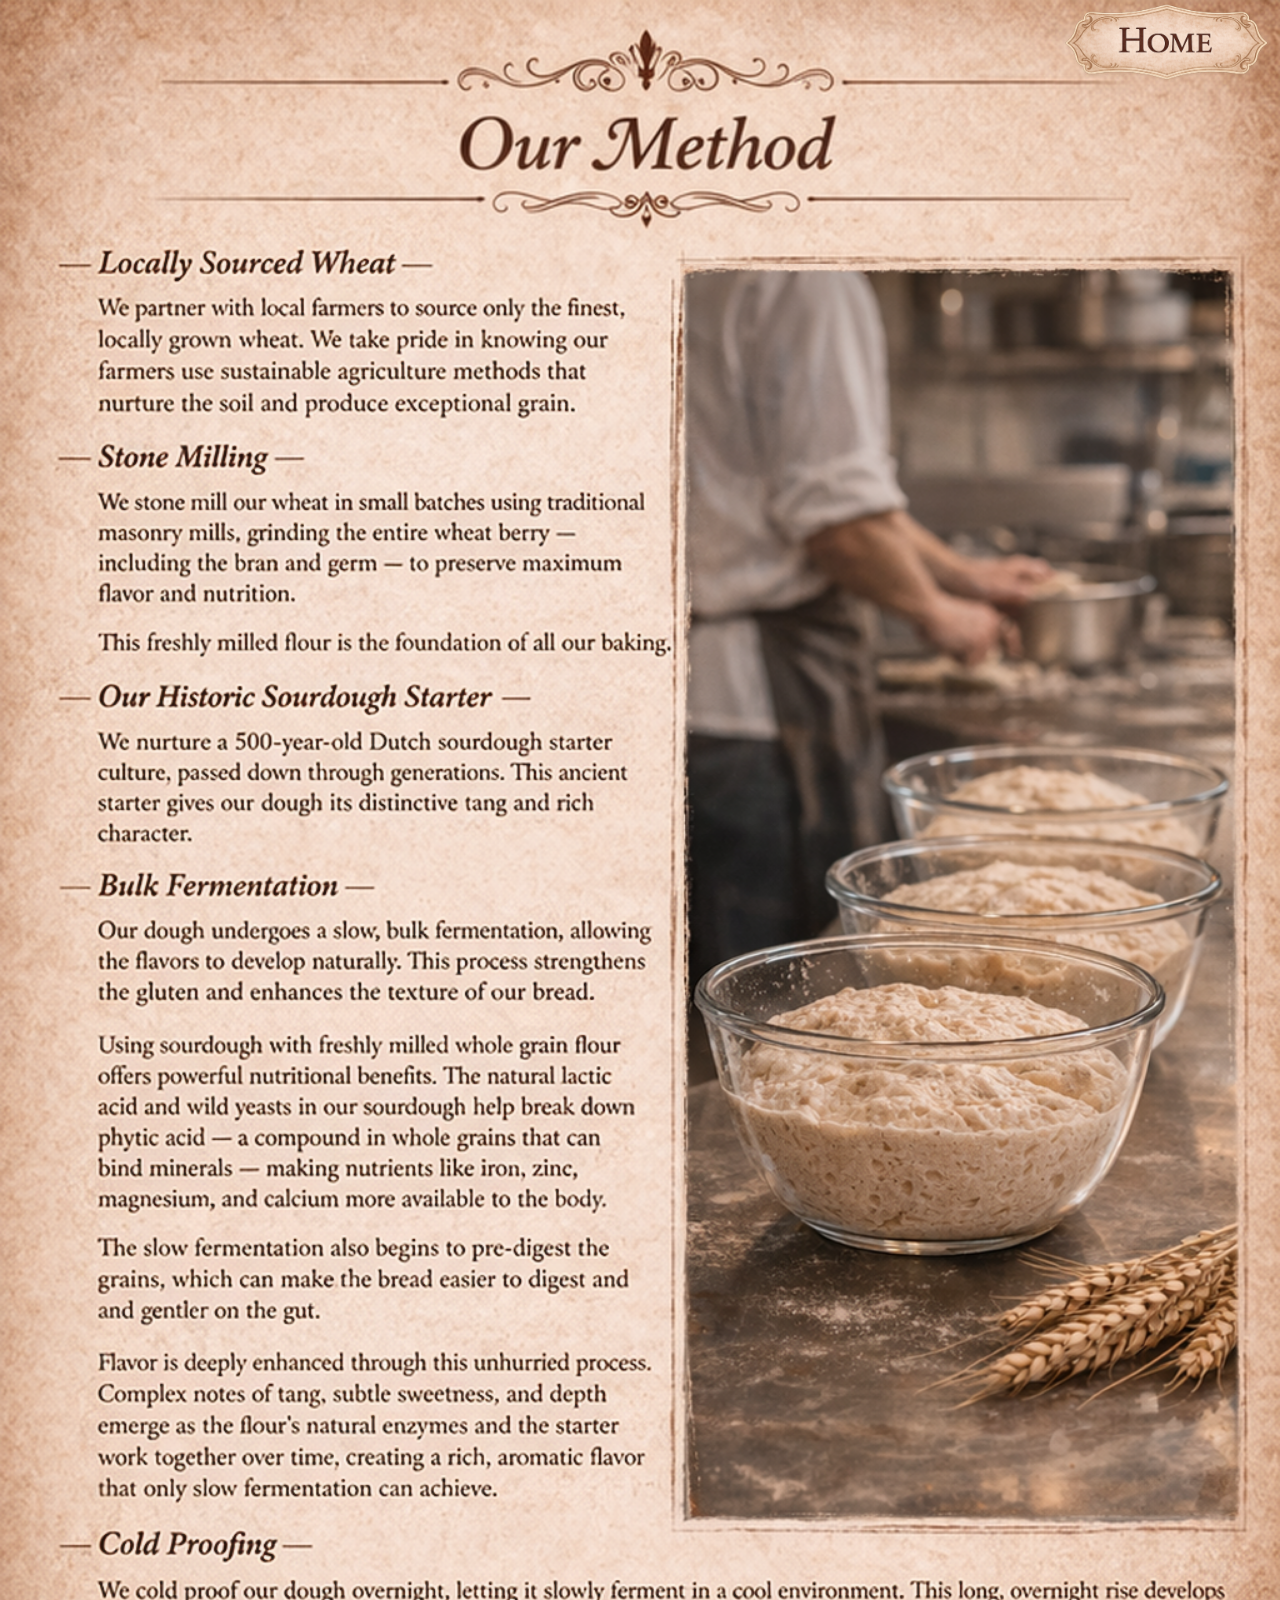
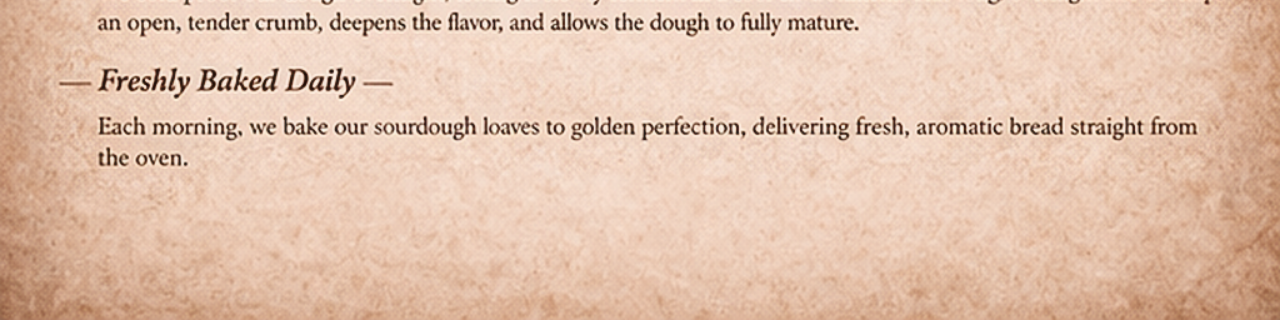
<file: our-method.html>
<!DOCTYPE html>
<html lang="en">
<head>
  <meta charset="UTF-8" />
  <meta name="viewport" content="width=device-width, initial-scale=1.0" />
  <title>Our Method | Bread of Life Mills</title>
  <link rel="icon" href="favicon.ico?v=4" sizes="any">
  <link rel="icon" type="image/png" sizes="512x512" href="breadoflifemills-favicon-b.png?v=4">
  <link rel="apple-touch-icon" href="breadoflifemills-favicon-b.png?v=4">
  <link rel="stylesheet" href="styles.css" />
</head>
<body class="subpage-body">
  <main class="subpage-main">
    <div class="subpage-wrap">
      <img
        src="Our-Method-003.png"
        alt="Our Method"
        class="subpage-image"
      />

      <a
  href="/"
  class="floating-home-button"
  aria-label="Return to homepage"
>
  <img
    src="Home-Button-001.png?v=2"
    alt="Home"
    class="floating-home-button-image"
  />
</a>
    </div>
  </main>

  <script src="site-protection.js"></script>

  <!-- Cloudflare Web Analytics --><script defer src='https://static.cloudflareinsights.com/beacon.min.js' data-cf-beacon='{"token": "fd24dbd3aaab4db3a75c03af469aac5a"}'></script><!-- End Cloudflare Web Analytics -->
</body>
</html>
</file>
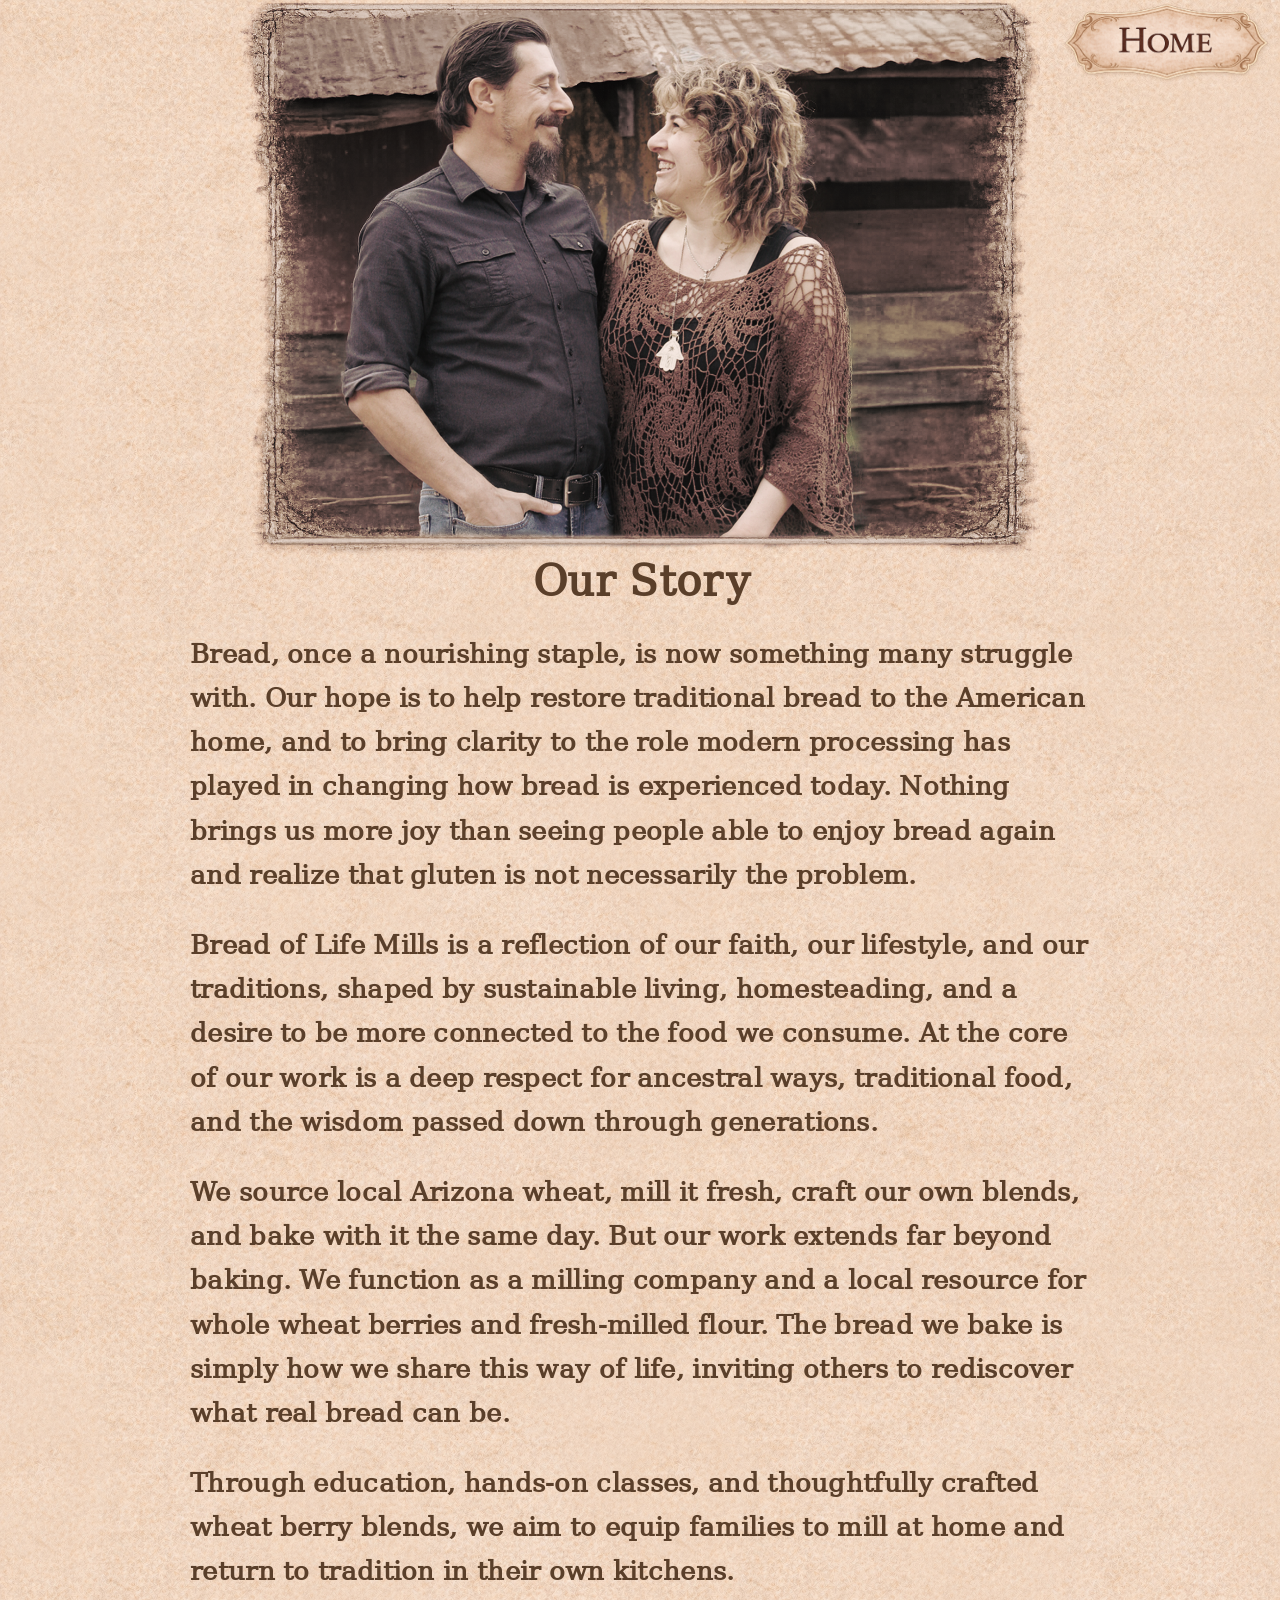
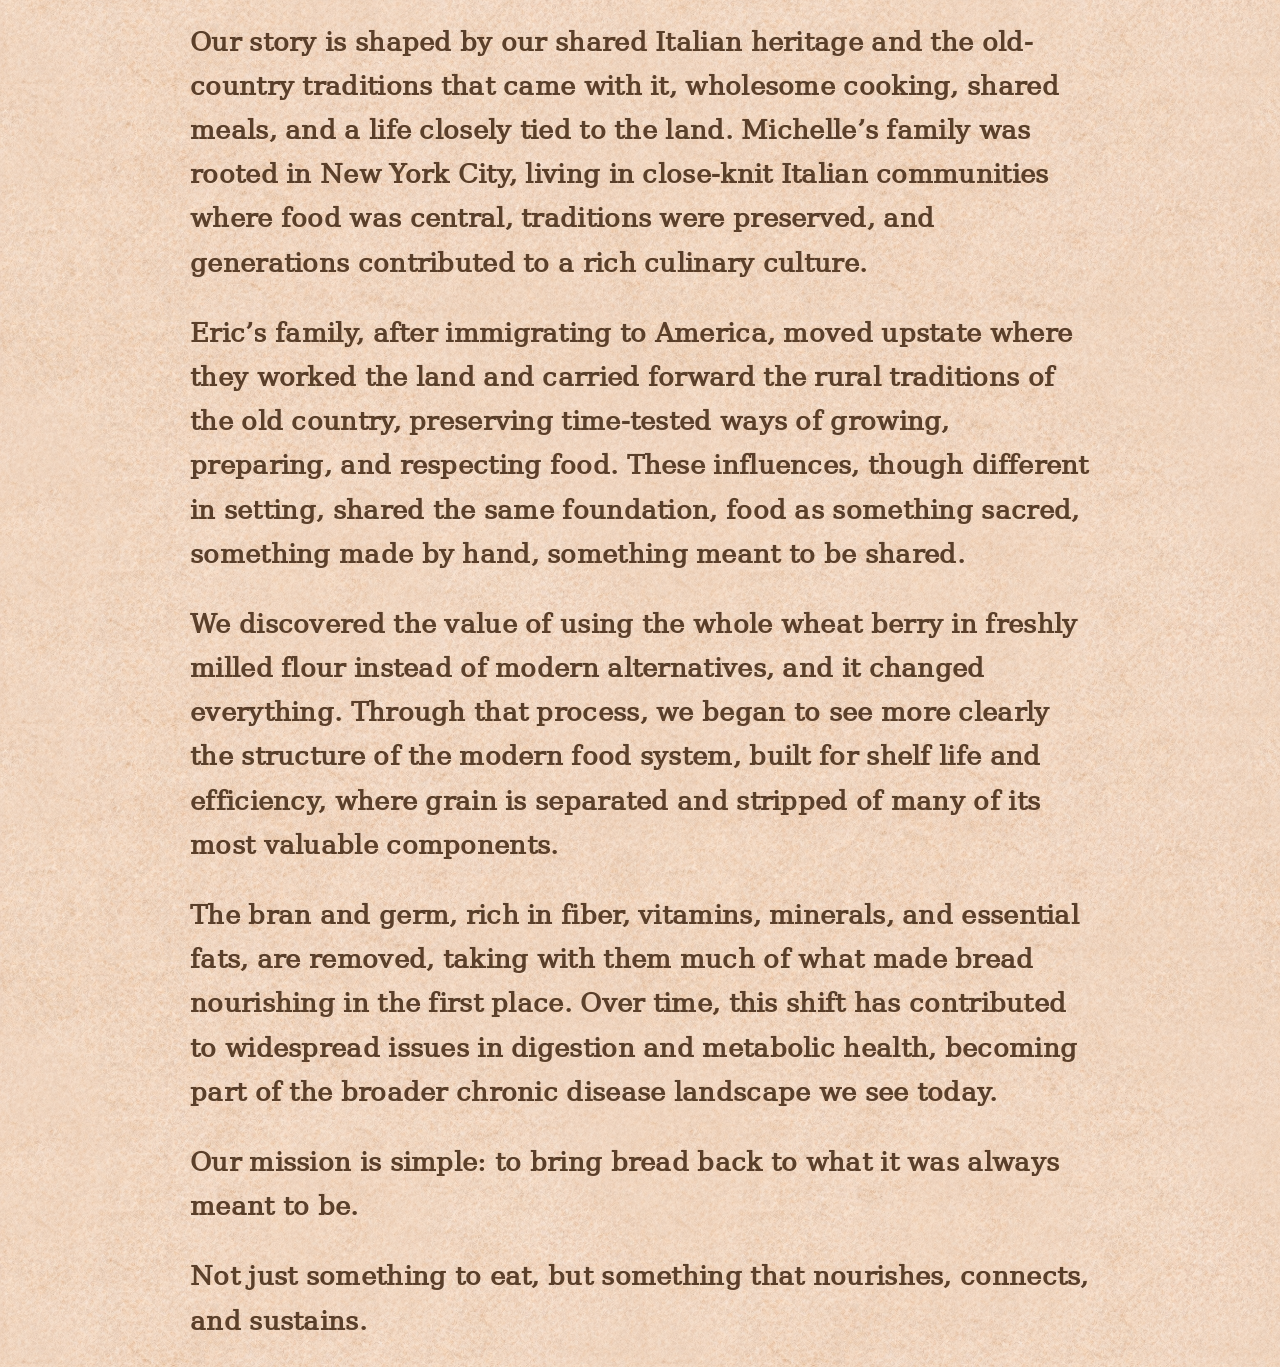
<file: our-story.html>
<!DOCTYPE html>
<html lang="en">
<head>
  <meta charset="UTF-8">
  <meta name="viewport" content="width=device-width, initial-scale=1.0, viewport-fit=cover">
  <title>Our Story | Bread of Life Mills</title>

  <link rel="stylesheet" href="styles.css" />

  <style>
    @font-face {
      font-family: 'DejaVu Serif';
      src: url('DejaVuSerif.woff2?v=2') format('woff2');
      font-weight: normal;
      font-style: normal;
    }

    /* 🔥 NEW: Bold version */
   /* @font-face {
      font-family: 'DejaVu Serif';
      src: url('DejaVuSerif-Bold.woff2') format('woff2');
      font-weight: 700;
      font-style: normal;  */
    

    body {
      margin: 0;
      padding: 0;
      background-image: url('parchment_tile.jpg');
      background-repeat: repeat;
      background-position: top left;
      background-size: 50%;
      font-family: 'DejaVu Serif', serif;
      font-weight: normal;
      color: #5a3f2a;
      overflow-x: hidden;
    }

    .page-content {
      max-width: 900px;
      margin: 0 auto;
      padding: 0;
      box-sizing: border-box;
    }

    .hero-image {
      text-align: center;
      margin-bottom: 0;
    }

    .hero-image img {
      width: 100%;
      max-width: 800px;
      height: auto;
      display: block;
      margin: 0 auto;
    }

    h1 {
      margin: 0 0 8px 0;
      text-align: center;
      font-size: 42px;
      font-weight: 600;
      letter-spacing: 0.6px;
    }

    .kern-fix {
      display: inline-block;
      transform: translateX(3.5px);
      color: inherit;
    }

    /* 🔥 THIS NOW WORKS PROPERLY */
    p {
      font-size: 26px;
      line-height: 1.7;
      margin-bottom: 24px;
      font-weight: 600;
      letter-spacing: 0.3px;
    }

    @media (max-width: 768px) {
      body {
        background-size: 100%;
      }

      .page-content {
        margin: 0 auto 10px auto;
        padding: 0 16px;
      }

      .hero-image {
        margin-top: 0;
        margin-bottom: 6px;
      }

      .hero-image img {
        width: 110%;
        max-width: none;
        height: auto;
        display: block;
        margin: 0;
        position: relative;
        left: 50%;
        transform: translateX(-50%);
      }

      h1 {
        font-size: 34px;
      }

      p {
        font-size: 18px;
        line-height: 1.65;
      }
    }


    /* Landscape mobile safeguard: prevents the browser from loading this page slightly zoomed-in
       when opened from the homepage while the phone is already sideways. */
    @media (max-width: 932px) and (max-height: 500px) and (orientation: landscape) {
      .hero-image img {
        width: 100%;
        max-width: 748px;
        height: auto;
        display: block;
        margin: 0 auto;
        position: static;
        left: auto;
        transform: none;
      }
    }
  </style>
</head>
<body>
  <div class="page-content">
    <div class="hero-image">
      <img src="Selfie_trsp_001.png?v=3" alt="Eric and Michelle">
    </div>

    <h1>Our Stor<span class="kern-fix">y</span></h1>

    <p>
      Bread, once a nourishing staple, is now something many struggle with. Our hope is to help restore traditional bread to the American home, and to bring clarity to the role modern processing has played in changing how bread is experienced today. Nothing brings us more joy than seeing people able to enjoy bread again and realize that gluten is not necessarily the problem.
    </p>

    <p>
      Bread of Life Mills is a reflection of our faith, our lifestyle, and our traditions, shaped by sustainable living, homesteading, and a desire to be more connected to the food we consume. At the core of our work is a deep respect for ancestral ways, traditional food, and the wisdom passed down through generations.
    </p>

    <p>
      We source local Arizona wheat, mill it fresh, craft our own blends, and bake with it the same day. But our work extends far beyond baking. We function as a milling company and a local resource for whole wheat berries and fresh-milled flour. The bread we bake is simply how we share this way of life, inviting others to rediscover what real bread can be.
    </p>

    <p>
      Through education, hands-on classes, and thoughtfully crafted wheat berry blends, we aim to equip families to mill at home and return to tradition in their own kitchens.
    </p>

    <p>
      Our story is shaped by our shared Italian heritage and the old-country traditions that came with it, wholesome cooking, shared meals, and a life closely tied to the land. Michelle’s family was rooted in New York City, living in close-knit Italian communities where food was central, traditions were preserved, and generations contributed to a rich culinary culture.
    </p>

    <p>
      Eric’s family, after immigrating to America, moved upstate where they worked the land and carried forward the rural traditions of the old country, preserving time-tested ways of growing, preparing, and respecting food. These influences, though different in setting, shared the same foundation, food as something sacred, something made by hand, something meant to be shared.
    </p>

    <p>
      We discovered the value of using the whole wheat berry in freshly milled flour instead of modern alternatives, and it changed everything. Through that process, we began to see more clearly the structure of the modern food system, built for shelf life and efficiency, where grain is separated and stripped of many of its most valuable components.
    </p>

    <p>
      The bran and germ, rich in fiber, vitamins, minerals, and essential fats, are removed, taking with them much of what made bread nourishing in the first place. Over time, this shift has contributed to widespread issues in digestion and metabolic health, becoming part of the broader chronic disease landscape we see today.
    </p>

    <p>
      Our mission is simple: to bring bread back to what it was always meant to be.
    </p>

    <p>
      Not just something to eat, but something that nourishes, connects, and sustains.
    </p>
  </div>

  <a href="/" class="floating-home-button" aria-label="Return to homepage">
    <img src="Home-Button-001.png?v=3" alt="Home" class="floating-home-button-image" />
  </a>

  <script src="site-protection.js"></script>

  <!-- Cloudflare Web Analytics --><script defer src='https://static.cloudflareinsights.com/beacon.min.js' data-cf-beacon='{"token": "fd24dbd3aaab4db3a75c03af469aac5a"}'></script><!-- End Cloudflare Web Analytics -->
</body>
</html>
</file>
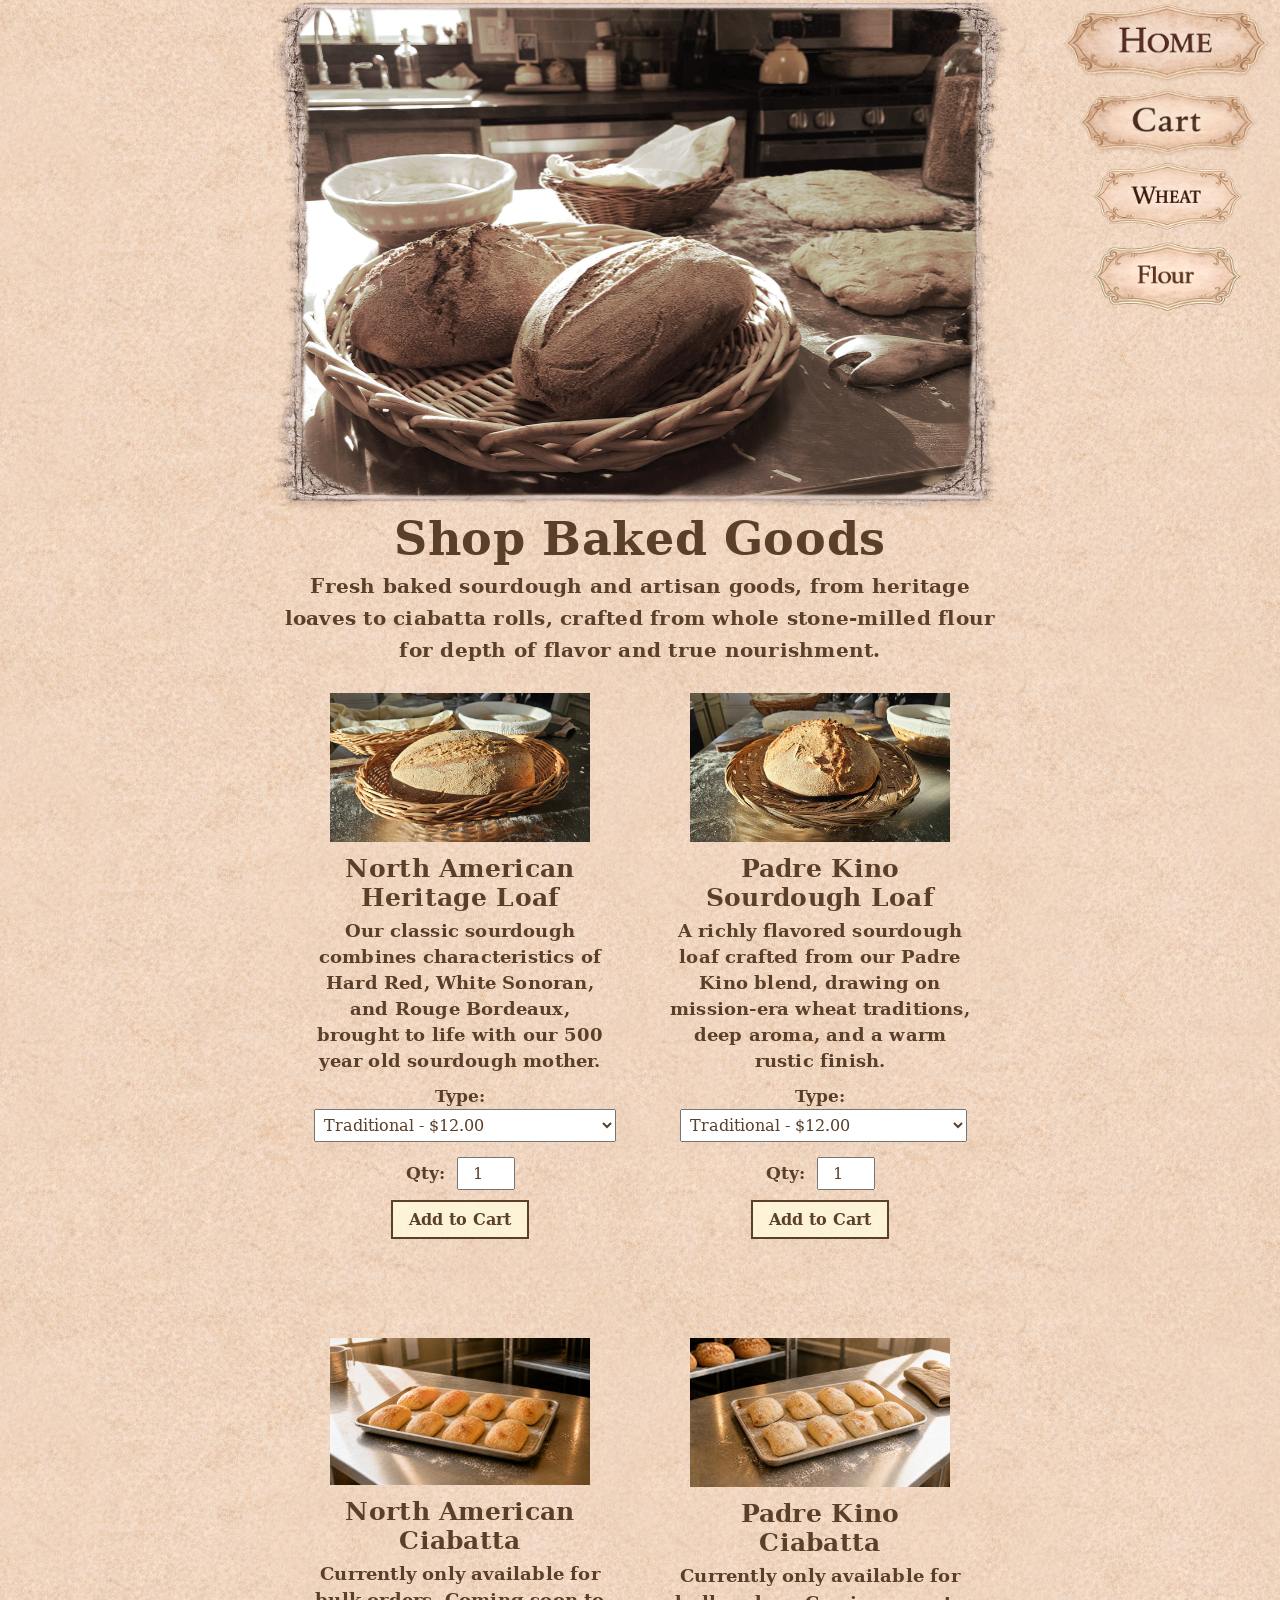
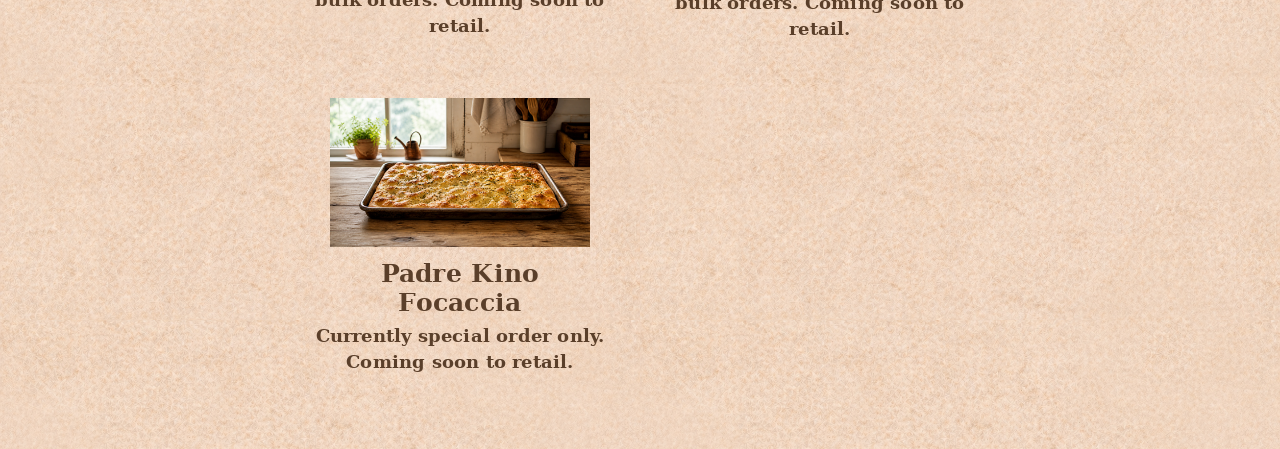
<file: shop-baked-goods.html>
<!DOCTYPE html>
<html lang="en">
<head>
  <meta charset="UTF-8">
  <meta name="viewport" content="width=device-width, initial-scale=1.0, viewport-fit=cover">
  <title>Shop Baked Goods | Bread of Life Mills</title>

  <link rel="stylesheet" href="styles.css" />

  <style>
    @font-face {
      font-family: 'DejaVu Serif';
      src: url('DejaVuSerif.woff2?v=2') format('woff2');
      font-weight: normal;
      font-style: normal;
    }

    @font-face {
      font-family: 'DejaVu Serif';
      src: url('DejaVuSerif-Bold.woff2') format('woff2');
      font-weight: 700;
      font-style: normal;
    }

    body {
      margin: 0;
      padding: 0;
      background-image: url('parchment_tile.jpg');
      background-repeat: repeat;
      background-position: top left;
      background-size: 50%;
      font-family: 'DejaVu Serif', serif;
      color: #5a3f2a;
      overflow-x: hidden;
    }

    .page-content {
      max-width: 1100px;
      margin: 0 auto;
      padding: 0;
      box-sizing: border-box;
    }

    /* 🔥 HERO (copied behavior from why-wheat) */
    .hero-image {
      text-align: center;
      margin-bottom: 0;
    }

    .hero-image img {
      width: 100%;
      max-width: 735px;
      height: auto;
      display: block;
      margin: 0 auto;
    }

    h1 {
      margin: 0 0 4px 0;
      text-align: center;
      font-size: 46px;
      font-weight: 700;
      letter-spacing: 0.6px;
    }

    .intro {
      max-width: 760px;
      margin: 0 auto 13px auto;
      text-align: center;
      font-size: 20px;
      line-height: 1.6;
      font-weight: 600;
      letter-spacing: 0.25px;
      padding: 0 16px;
    }

    .product-grid {
      display: grid;
      grid-template-columns: repeat(2, 332px);
      justify-content: center;
      gap: 28px;
      padding: 0 24px 60px 24px;
    }

    .product-card {
      padding: 14px;
      box-sizing: border-box;
      text-align: center;
    }

    .product-card img {
      width: 100%;
      max-width: 260px;
      height: auto;
      display: block;
      margin: 0 auto 12px auto;
    }

    .product-card h2 {
      margin: 0 0 6px 0;
      font-size: 25px;
      font-weight: 700;
      letter-spacing: 0.3px;
    }

    .price {
      margin: 0 0 8px 0;
      font-size: 21px;
      font-weight: 700;
    }

    .description {
      margin: 0;
      font-size: 18px;
      line-height: 1.45;
      font-weight: 600;
      letter-spacing: 0.2px;
    }

    .product-option-control,
    .quantity-control {
      margin: 12px 0 10px 0;
      font-size: 17px;
      font-weight: 700;
    }

    .product-option-control select,
    .quantity-control input {
      padding: 5px;
      margin-left: 6px;
      margin-top: 3px; /* 👈 adds space below "Type" */
      font-family: 'DejaVu Serif', serif;
      font-size: 16px;
      color: #5a3f2a;
    }

    .quantity-control input {
      width: 58px;
      text-align: center;
    }

    .add-to-cart-button {
      padding: 8px 16px;
      font-family: 'DejaVu Serif', serif;
      font-size: 16px;
      font-weight: 700;
      color: #5a3f2a;
      background: rgba(255, 248, 220, 0.85);
      border: 2px solid #5a3f2a;
      cursor: pointer;
    }

    .add-to-cart-message {
      margin-top: 8px;
      font-size: 15px;
      font-weight: 700;
      min-height: 20px;
    }

    .floating-cart-button {
      position: fixed;
      top: 88px;
      right: 23px;
      z-index: 9999;
      display: inline-block;
      width: 180px;
      height: auto;
      text-decoration: none;
      box-sizing: border-box;
    }

    .floating-cart-button-image {
      width: 100%;
      height: auto;
      display: block;
    }

    .cart-count {
      position: absolute;
      top: -7px;
      right: 3px;
      min-width: 25px;
      height: 25px;
      padding: 2px 5px;
      box-sizing: border-box;
      border-radius: 999px;
      background: #5a3f2a;
      color: #fff8dc;
      border: 2px solid #fff8dc;
      font-family: 'DejaVu Serif', serif;
      font-size: 15px;
      font-weight: 700;
      line-height: 14px;
      text-align: center;
      display: none;
    }

    .floating-shop-link {
      position: fixed;
      right: 38px;
      z-index: 9998;
      display: inline-block;
      width: 150px;
      height: auto;
      text-decoration: none;
      box-sizing: border-box;
    }

    .floating-shop-link img {
      width: 100%;
      height: auto;
      display: block;
    }

    .floating-wheat-button {
      top: 153px;
    }

    .floating-flour-button {
      top: 231px;
    }

    @media (max-width: 900px) {
      .product-grid {
        grid-template-columns: repeat(2, 332px);
      }
    }

    @media (max-width: 768px) {
      body {
        background-size: 100%;
      }

      .page-content {
        margin: 0 auto 10px auto;
        padding: 0 16px;
      }

      .hero-image {
        margin-top: 0;
        margin-bottom: 6px;
      }

      .hero-image img {
        width: 110%;
        max-width: none;
        height: auto;
        display: block;
        margin: 0;
        position: relative;
        left: 50%;
        transform: translateX(-50%);
      }

      h1 {
        font-size: 36px;
      }

      .intro {
        font-size: 18px;
        line-height: 1.55;
        margin-bottom: 26px;
      }

      .product-grid {
        grid-template-columns: 1fr;
        gap: 24px;
        padding: 0 0 50px 0;
      }

      .product-card img {
        max-width: 280px;
      }

      .product-card h2 {
        font-size: 24px;
      }

      .price {
        font-size: 20px;
      }

      .description {
        font-size: 18px;
      }

      .floating-cart-button {
        top: 38px;
        right: 6px;
        width: 72px;
      }

      .cart-count {
        top: -4px;
        right: 61px;
        min-width: 18px;
        height: 18px;
        font-size: 11px;
        line-height: 13px;
      }


      .floating-shop-link {
        right: 12px;
        width: 60px;
      }

      .floating-wheat-button {
        top: 66px;
      }

      .floating-flour-button {
        top: 102px;
      }
    }


    /* Landscape mobile safeguard: prevents the browser from loading this page slightly zoomed-in
       when opened from the homepage while the phone is already sideways. */
    @media (max-width: 932px) and (max-height: 500px) and (orientation: landscape) {
      .hero-image img {
        width: 100%;
        max-width: 650px;
        height: auto;
        display: block;
        margin: 0 auto;
        position: static;
        left: auto;
        transform: none;
      }
    }
  </style>
</head>
<body>
  <div class="page-content">

    <!-- HERO IMAGE -->
    <div class="hero-image">
      <img src="shop-baked-hero.png?v=2" alt="Shop Wheat">
    </div>

    <h1>Shop Baked Goods</h1>

    <p class="intro">
      Fresh baked sourdough and artisan goods, from heritage loaves to ciabatta rolls, crafted from whole stone-milled flour for depth of flavor and true nourishment.
    </p>

    <div class="product-grid">

      <!-- (all your product cards unchanged) -->

      <div class="product-card">
        <img src="north-loaf.png?v=2" alt="North American Heritage Loaf">
        <h2>North American Heritage Loaf</h2>
        <p class="description">Our classic sourdough combines characteristics of Hard Red, White Sonoran, and Rouge Bordeaux, brought to life with our 500 year old sourdough mother.</p>

        <div class="product-option-control">
          <label for="north-american-heritage-loaf-type">Type:</label>
          <select id="north-american-heritage-loaf-type">
            <option value="Traditional" data-price="12.00">Traditional - $12.00</option>
            <option value="Seasoned & Egg Washed" data-price="12.75">Seasoned & Egg Washed - $12.75</option>
          </select>
        </div>

        <div class="quantity-control">
          <label for="north-american-heritage-loaf-quantity">Qty:</label>
          <input id="north-american-heritage-loaf-quantity" type="number" min="1" value="1">
        </div>

        <button
          class="add-to-cart-button"
          data-product-id="north-american-heritage-loaf"
          data-product-name="North American Heritage Loaf"
          data-type-select-id="north-american-heritage-loaf-type"
          data-quantity-input-id="north-american-heritage-loaf-quantity"
          data-message-id="north-american-heritage-loaf-cart-message"
        >
          Add to Cart
        </button>

        <p id="north-american-heritage-loaf-cart-message" class="add-to-cart-message" aria-live="polite"></p>
      </div>

      <div class="product-card">
        <img src="padre-loaf.png?v=2" alt="Padre Kino Sourdough Loaf">
        <h2>Padre Kino<br>Sourdough Loaf</h2>
        <p class="description">A richly flavored sourdough loaf crafted from our Padre Kino blend, drawing on mission-era wheat traditions, deep aroma, and a warm rustic finish.</p>

        <div class="product-option-control">
          <label for="padre-kino-sourdough-type">Type:</label><br>
          <select id="padre-kino-sourdough-type" style="width: 287px;">
            <option value="Traditional" data-price="12.00">Traditional - $12.00</option>
          </select>
        </div>

        <div class="quantity-control">
          <label for="padre-kino-sourdough-quantity">Qty:</label>
          <input id="padre-kino-sourdough-quantity" type="number" min="1" value="1">
        </div>

        <button
          class="add-to-cart-button"
          data-product-id="padre-kino-sourdough"
          data-product-name="Padre Kino Sourdough Loaf"
          data-type-select-id="padre-kino-sourdough-type"
          data-quantity-input-id="padre-kino-sourdough-quantity"
          data-message-id="padre-kino-sourdough-cart-message"
        >
          Add to Cart
        </button>

        <p id="padre-kino-sourdough-cart-message" class="add-to-cart-message" aria-live="polite"></p>
      </div>

      <div class="product-card">
        <img src="ciabatta-product-2.png?v=2" alt="North American Ciabatta">
        <h2>North American Ciabatta</h2>
        <p class="description">Currently only available for bulk orders. Coming soon to retail.</p>
      </div>

      <div class="product-card">
        <img src="ciabatta-product.png?v=2" alt="Padre Kino Ciabatta">
        <h2>Padre Kino<br>Ciabatta</h2>
        <p class="description">Currently only available for bulk orders. Coming soon to retail.</p>
      </div>

      <div class="product-card">
        <img src="focaccia-product.png?v=2" alt="Padre Kino Focaccia">
        <h2>Padre Kino<br>Focaccia</h2>
        <p class="description">Currently special order only. Coming soon to retail.</p>
      </div>
    </div>
  </div>

  <a href="/" class="floating-home-button" aria-label="Return to homepage">
    <img src="Home-Button-001.png?v=3" alt="Home" class="floating-home-button-image" />
  </a>

  <a href="cart.html" class="floating-cart-button" aria-label="View cart">
    <img src="cart-button.png?v=2" alt="Cart" class="floating-cart-button-image">
    <span id="cart-count" class="cart-count">0</span>
  </a>


  <a href="shop-wheat.html" class="floating-shop-link floating-wheat-button" aria-label="Go to Shop Wheat">
    <img src="wheat-button.png?v=2" alt="Shop Wheat">
  </a>

  <a href="shop-flour.html" class="floating-shop-link floating-flour-button" aria-label="Go to Shop Flour">
    <img src="flour-button.png?v=2" alt="Shop Flour">
  </a>

  <script>
    const cartCount = document.getElementById('cart-count');

    function updateCartCount() {
      const cart = JSON.parse(localStorage.getItem('breadOfLifeCart')) || [];

      let totalItems = 0;

      cart.forEach(function (item) {
        totalItems += item.quantity;
      });

      cartCount.textContent = totalItems;

      if (totalItems > 0) {
        cartCount.style.display = 'block';
      } else {
        cartCount.style.display = 'none';
      }
    }

    const addToCartButtons = document.querySelectorAll('.add-to-cart-button');

    addToCartButtons.forEach(function (button) {
      button.addEventListener('click', function () {
        const typeSelect = document.getElementById(button.dataset.typeSelectId);
        const quantityInput = document.getElementById(button.dataset.quantityInputId);
        const message = document.getElementById(button.dataset.messageId);
        const selectedOption = typeSelect.options[typeSelect.selectedIndex];

        const productBaseId = button.dataset.productId;
        const productName = button.dataset.productName;
        const productType = selectedOption.value;
        const productPrice = parseFloat(selectedOption.dataset.price);
        const quantity = parseInt(quantityInput.value, 10);

        if (!quantity || quantity < 1) {
          message.textContent = 'Please select a quantity of at least 1.';
          return;
        }

        const cartItemId = productBaseId + '-' + productType.replace(/\s+/g, '-').toLowerCase();

        const cart = JSON.parse(localStorage.getItem('breadOfLifeCart')) || [];

        const existingItem = cart.find(function (item) {
          return item.id === cartItemId;
        });

        if (existingItem) {
          existingItem.quantity += quantity;
        } else {
          cart.push({
            id: cartItemId,
            name: productName,
            size: productType,
            price: productPrice,
            quantity: quantity
          });
        }

        localStorage.setItem('breadOfLifeCart', JSON.stringify(cart));

        message.textContent = quantity + ' x ' + productName + ' (' + productType + ') added to cart.';
        quantityInput.value = 1;

        updateCartCount();
      });
    });

    updateCartCount();
  </script>

  <script src="site-protection.js"></script>

  <!-- Cloudflare Web Analytics --><script defer src='https://static.cloudflareinsights.com/beacon.min.js' data-cf-beacon='{"token": "fd24dbd3aaab4db3a75c03af469aac5a"}'></script><!-- End Cloudflare Web Analytics -->
</body>
</html>
</file>
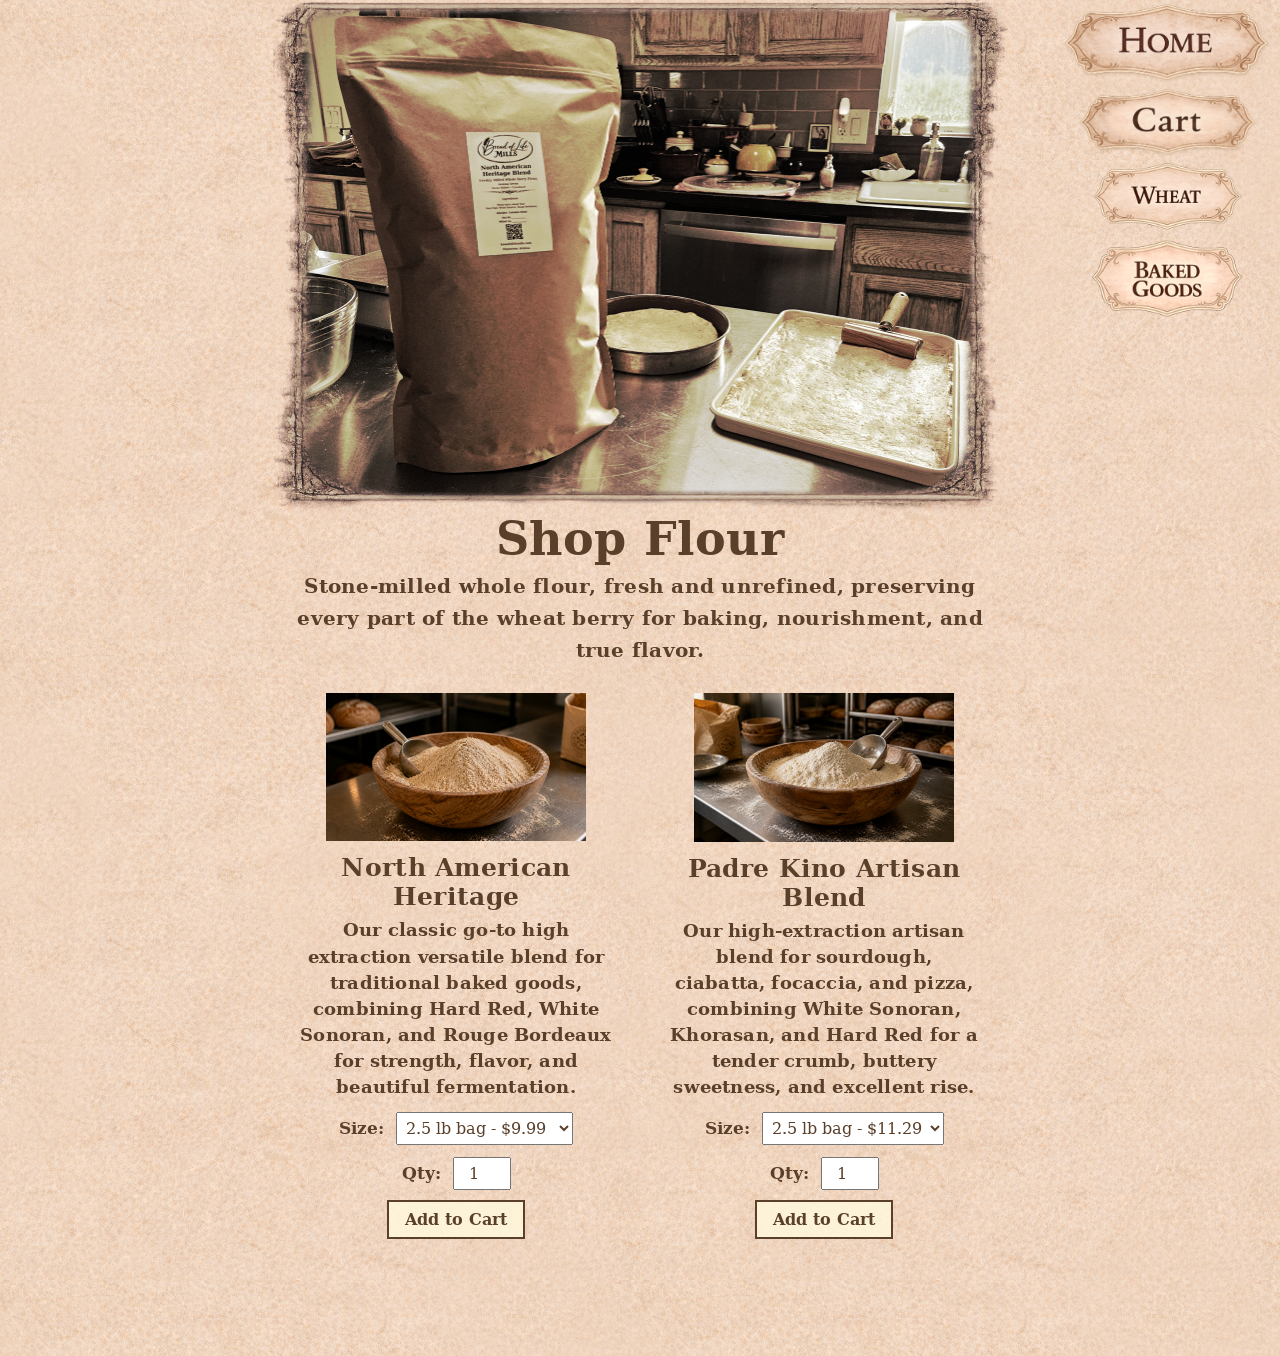
<file: shop-flour.html>
<!DOCTYPE html>
<html lang="en">
<head>
  <meta charset="UTF-8">
  <meta name="viewport" content="width=device-width, initial-scale=1.0, viewport-fit=cover">
  <title>Shop Flour | Bread of Life Mills</title>

  <link rel="stylesheet" href="styles.css" />

  <style>
    @font-face {
      font-family: 'DejaVu Serif';
      src: url('DejaVuSerif.woff2?v=2') format('woff2');
      font-weight: normal;
      font-style: normal;
    }

    @font-face {
      font-family: 'DejaVu Serif';
      src: url('DejaVuSerif-Bold.woff2') format('woff2');
      font-weight: 700;
      font-style: normal;
    }

    body {
      margin: 0;
      padding: 0;
      background-image: url('parchment_tile.jpg');
      background-repeat: repeat;
      background-position: top left;
      background-size: 50%;
      font-family: 'DejaVu Serif', serif;
      color: #5a3f2a;
      overflow-x: hidden;
    }

    .page-content {
      max-width: 1100px;
      margin: 0 auto;
      padding: 0;
      box-sizing: border-box;
    }

    .hero-image {
      text-align: center;
      margin-bottom: 0;
    }

    .hero-image img {
      width: 100%;
      max-width: 735px;
      height: auto;
      display: block;
      margin: 0 auto;
    }

    h1 {
      margin: 0 0 4px 0;
      text-align: center;
      font-size: 46px;
      font-weight: 700;
      letter-spacing: 0.6px;
    }

    .intro {
      max-width: 760px;
      margin: 0 auto 13px auto;
      text-align: center;
      font-size: 20px;
      line-height: 1.6;
      font-weight: 600;
      letter-spacing: 0.25px;
      padding: 0 16px;
    }

    .product-grid {
      display: grid;
      grid-template-columns: repeat(2, minmax(0, 340px));
      justify-content: center;
      gap: 28px;
      padding: 0 24px 60px 24px;
    }

    .product-card {
      padding: 14px;
      box-sizing: border-box;
      text-align: center;
    }

    .product-card img {
      width: 100%;
      max-width: 260px;
      height: auto;
      display: block;
      margin: 0 auto 12px auto;
    }

    .product-card h2 {
      margin: 0 0 6px 0;
      font-size: 25px;
      font-weight: 700;
      letter-spacing: 0.3px;
    }

    .price {
      margin: 0 0 8px 0;
      font-size: 21px;
      font-weight: 700;
    }

    .description {
      margin: 0;
      font-size: 18px;
      line-height: 1.45;
      font-weight: 600;
      letter-spacing: 0.2px;
    }

    .product-option-control,
    .quantity-control {
      margin: 12px 0 10px 0;
      font-size: 17px;
      font-weight: 700;
    }

    .product-option-control select,
    .quantity-control input {
      padding: 5px;
      margin-left: 6px;
      font-family: 'DejaVu Serif', serif;
      font-size: 16px;
      color: #5a3f2a;
    }

    .quantity-control input {
      width: 58px;
      text-align: center;
    }

    .add-to-cart-button {
      padding: 8px 16px;
      font-family: 'DejaVu Serif', serif;
      font-size: 16px;
      font-weight: 700;
      color: #5a3f2a;
      background: rgba(255, 248, 220, 0.85);
      border: 2px solid #5a3f2a;
      cursor: pointer;
    }

    .add-to-cart-message {
      margin-top: 8px;
      font-size: 15px;
      font-weight: 700;
      min-height: 20px;
    }

    .floating-cart-button {
      position: fixed;
      top: 88px;
      right: 23px;
      z-index: 9999;
      display: inline-block;
      width: 180px;
      height: auto;
      text-decoration: none;
      box-sizing: border-box;
    }

    .floating-cart-button-image {
      width: 100%;
      height: auto;
      display: block;
    }

    .cart-count {
      position: absolute;
      top: -7px;
      right: 3px;
      min-width: 25px;
      height: 25px;
      padding: 2px 5px;
      box-sizing: border-box;
      border-radius: 999px;
      background: #5a3f2a;
      color: #fff8dc;
      border: 2px solid #fff8dc;
      font-family: 'DejaVu Serif', serif;
      font-size: 15px;
      font-weight: 700;
      line-height: 14px;
      text-align: center;
      display: none;
    }

    .floating-shop-link {
      position: fixed;
      right: 38px;
      z-index: 9998;
      display: inline-block;
      width: 150px;
      height: auto;
      text-decoration: none;
      box-sizing: border-box;
    }

    .floating-shop-link img {
      width: 100%;
      height: auto;
      display: block;
    }

    .floating-wheat-button {
      top: 153px;
    }

    .floating-baked-goods-button {
      top: 236px;
    }

    @media (max-width: 900px) {
      .product-grid {
        grid-template-columns: repeat(2, 1fr);
      }
    }

    @media (max-width: 768px) {
      body {
        background-size: 100%;
      }

      .page-content {
        margin: 0 auto 10px auto;
        padding: 0 16px;
      }

      .hero-image {
        margin-top: 0;
        margin-bottom: 6px;
      }

      .hero-image img {
        width: 110%;
        max-width: none;
        height: auto;
        display: block;
        margin: 0;
        position: relative;
        left: 50%;
        transform: translateX(-50%);
      }

      h1 {
        font-size: 36px;
      }

      .intro {
        font-size: 18px;
        line-height: 1.55;
        margin-bottom: 26px;
      }

      .product-grid {
        grid-template-columns: 1fr;
        gap: 24px;
        padding: 0 0 50px 0;
      }

      .product-card img {
        max-width: 280px;
      }

      .product-card h2 {
        font-size: 24px;
      }

      .price {
        font-size: 20px;
      }

      .description {
        font-size: 18px;
      }

      .floating-cart-button {
        top: 38px;
        right: 6px;
        width: 72px;
      }

      .cart-count {
        top: -4px;
        right: 61px;
        min-width: 18px;
        height: 18px;
        font-size: 11px;
        line-height: 13px;
      }

      .floating-shop-link {
        right: 12px;
        width: 60px;
      }

      .floating-wheat-button {
        top: 66px;
      }

      .floating-baked-goods-button {
        top: 102px;
      }
    }


    /* Landscape mobile safeguard: prevents the browser from loading this page slightly zoomed-in
       when opened from the homepage while the phone is already sideways. */
    @media (max-width: 932px) and (max-height: 500px) and (orientation: landscape) {
      .hero-image img {
        width: 100%;
        max-width: 650px;
        height: auto;
        display: block;
        margin: 0 auto;
        position: static;
        left: auto;
        transform: none;
      }
    }
  </style>
</head>
<body>
  <div class="page-content">

    <div class="hero-image">
      <img src="shop-flour-hero.png?v=3" alt="Shop Flour">
    </div>

    <h1>Shop Flour</h1>

    <p class="intro">
      Stone-milled whole flour, fresh and unrefined, preserving every part of the wheat berry for baking, nourishment, and true flavor.
    </p>

    <div class="product-grid">

      <div class="product-card">
        <img src="flour-product-2.png?v=2" alt="North American Heritage Flour">
        <h2>North American Heritage</h2>
        <p class="description">Our classic go-to high extraction versatile blend for traditional baked goods, combining Hard Red, White Sonoran, and Rouge Bordeaux for strength, flavor, and beautiful fermentation.</p>

        <div class="product-option-control">
          <label for="north-american-heritage-flour-size">Size:</label>
          <select id="north-american-heritage-flour-size" class="product-size-select">
            <option value="2.5 lb bag" data-price="9.99">2.5 lb bag - $9.99</option>
            <option value="5 lb bag" data-price="17.45">5 lb bag - $17.45</option>
            <option value="10 lb bag" data-price="29.70">10 lb bag - $29.70</option>
          </select>
        </div>

        <div class="quantity-control">
          <label for="north-american-heritage-flour-quantity">Qty:</label>
          <input id="north-american-heritage-flour-quantity" class="product-quantity-input" type="number" min="1" value="1">
        </div>

        <button
          class="add-to-cart-button"
          data-product-id="north-american-heritage-flour"
          data-product-name="North American Heritage Flour"
        >
          Add to Cart
        </button>

        <p id="north-american-heritage-flour-cart-message" class="add-to-cart-message" aria-live="polite"></p>
      </div>

      <div class="product-card">
        <img src="flour-product.png" alt="Padre Kino Blend Flour">
        <h2>Padre Kino Artisan Blend</h2>
        <p class="description">Our high-extraction artisan blend for sourdough, ciabatta, focaccia, and pizza, combining White Sonoran, Khorasan, and Hard Red for a tender crumb, buttery sweetness, and excellent rise.</p>

        <div class="product-option-control">
          <label for="padre-kino-blend-flour-size">Size:</label>
          <select id="padre-kino-blend-flour-size" class="product-size-select">
            <option value="2.5 lb bag" data-price="11.29">2.5 lb bag - $11.29</option>
            <option value="5 lb bag" data-price="19.60">5 lb bag - $19.60</option>
            <option value="10 lb bag" data-price="33.30">10 lb bag - $33.30</option>
          </select>
        </div>

        <div class="quantity-control">
          <label for="padre-kino-blend-flour-quantity">Qty:</label>
          <input id="padre-kino-blend-flour-quantity" class="product-quantity-input" type="number" min="1" value="1">
        </div>

        <button
          class="add-to-cart-button"
          data-product-id="padre-kino-blend-flour"
          data-product-name="Padre Kino Blend Flour"
        >
          Add to Cart
        </button>

        <p id="padre-kino-blend-flour-cart-message" class="add-to-cart-message" aria-live="polite"></p>
      </div>

    </div>
  </div>

  <a href="/" class="floating-home-button" aria-label="Return to homepage">
    <img src="Home-Button-001.png?v=3" alt="Home" class="floating-home-button-image" />
  </a>

  <a href="cart.html" class="floating-cart-button" aria-label="View cart">
    <img src="cart-button.png?v=2" alt="Cart" class="floating-cart-button-image">
    <span id="cart-count" class="cart-count">0</span>
  </a>

  <a href="shop-wheat.html" class="floating-shop-link floating-wheat-button" aria-label="Go to Shop Wheat">
    <img src="wheat-button.png?v=2" alt="Shop Wheat">
  </a>

  <a href="shop-baked-goods.html" class="floating-shop-link floating-baked-goods-button" aria-label="Go to Shop Baked Goods">
    <img src="baked-goods-button.png?v=2" alt="Shop Baked Goods">
  </a>

  <script>
    const addToCartButtons = document.querySelectorAll('.add-to-cart-button');
    const cartCount = document.getElementById('cart-count');

    function updateCartCount() {
      const cart = JSON.parse(localStorage.getItem('breadOfLifeCart')) || [];

      let totalItems = 0;

      cart.forEach(function (item) {
        totalItems += item.quantity;
      });

      cartCount.textContent = totalItems;

      if (totalItems > 0) {
        cartCount.style.display = 'block';
      } else {
        cartCount.style.display = 'none';
      }
    }

    addToCartButtons.forEach(function (button) {
      button.addEventListener('click', function () {
        const productCard = button.closest('.product-card');
        const sizeSelect = productCard.querySelector('.product-size-select');
        const quantityInput = productCard.querySelector('.product-quantity-input');
        const message = productCard.querySelector('.add-to-cart-message');
        const selectedOption = sizeSelect.options[sizeSelect.selectedIndex];

        const productBaseId = button.dataset.productId;
        const productName = button.dataset.productName;
        const productSize = selectedOption.value;
        const productPrice = parseFloat(selectedOption.dataset.price);
        const quantity = parseInt(quantityInput.value, 10);

        if (!quantity || quantity < 1) {
          message.textContent = 'Please select a quantity of at least 1.';
          return;
        }

        const cartItemId = productBaseId + '-' + productSize.replace(/\s+/g, '-').toLowerCase();

        const cart = JSON.parse(localStorage.getItem('breadOfLifeCart')) || [];

        const existingItem = cart.find(function (item) {
          return item.id === cartItemId;
        });

        if (existingItem) {
          existingItem.quantity += quantity;
        } else {
          cart.push({
            id: cartItemId,
            name: productName,
            size: productSize,
            price: productPrice,
            quantity: quantity
          });
        }

        localStorage.setItem('breadOfLifeCart', JSON.stringify(cart));

        message.textContent = quantity + ' x ' + productName + ' (' + productSize + ') added to cart.';
        quantityInput.value = 1;

        updateCartCount();
      });
    });

    updateCartCount();
  </script>

  <script src="site-protection.js"></script>

  <!-- Cloudflare Web Analytics --><script defer src='https://static.cloudflareinsights.com/beacon.min.js' data-cf-beacon='{"token": "fd24dbd3aaab4db3a75c03af469aac5a"}'></script><!-- End Cloudflare Web Analytics -->
</body>
</html>
</file>
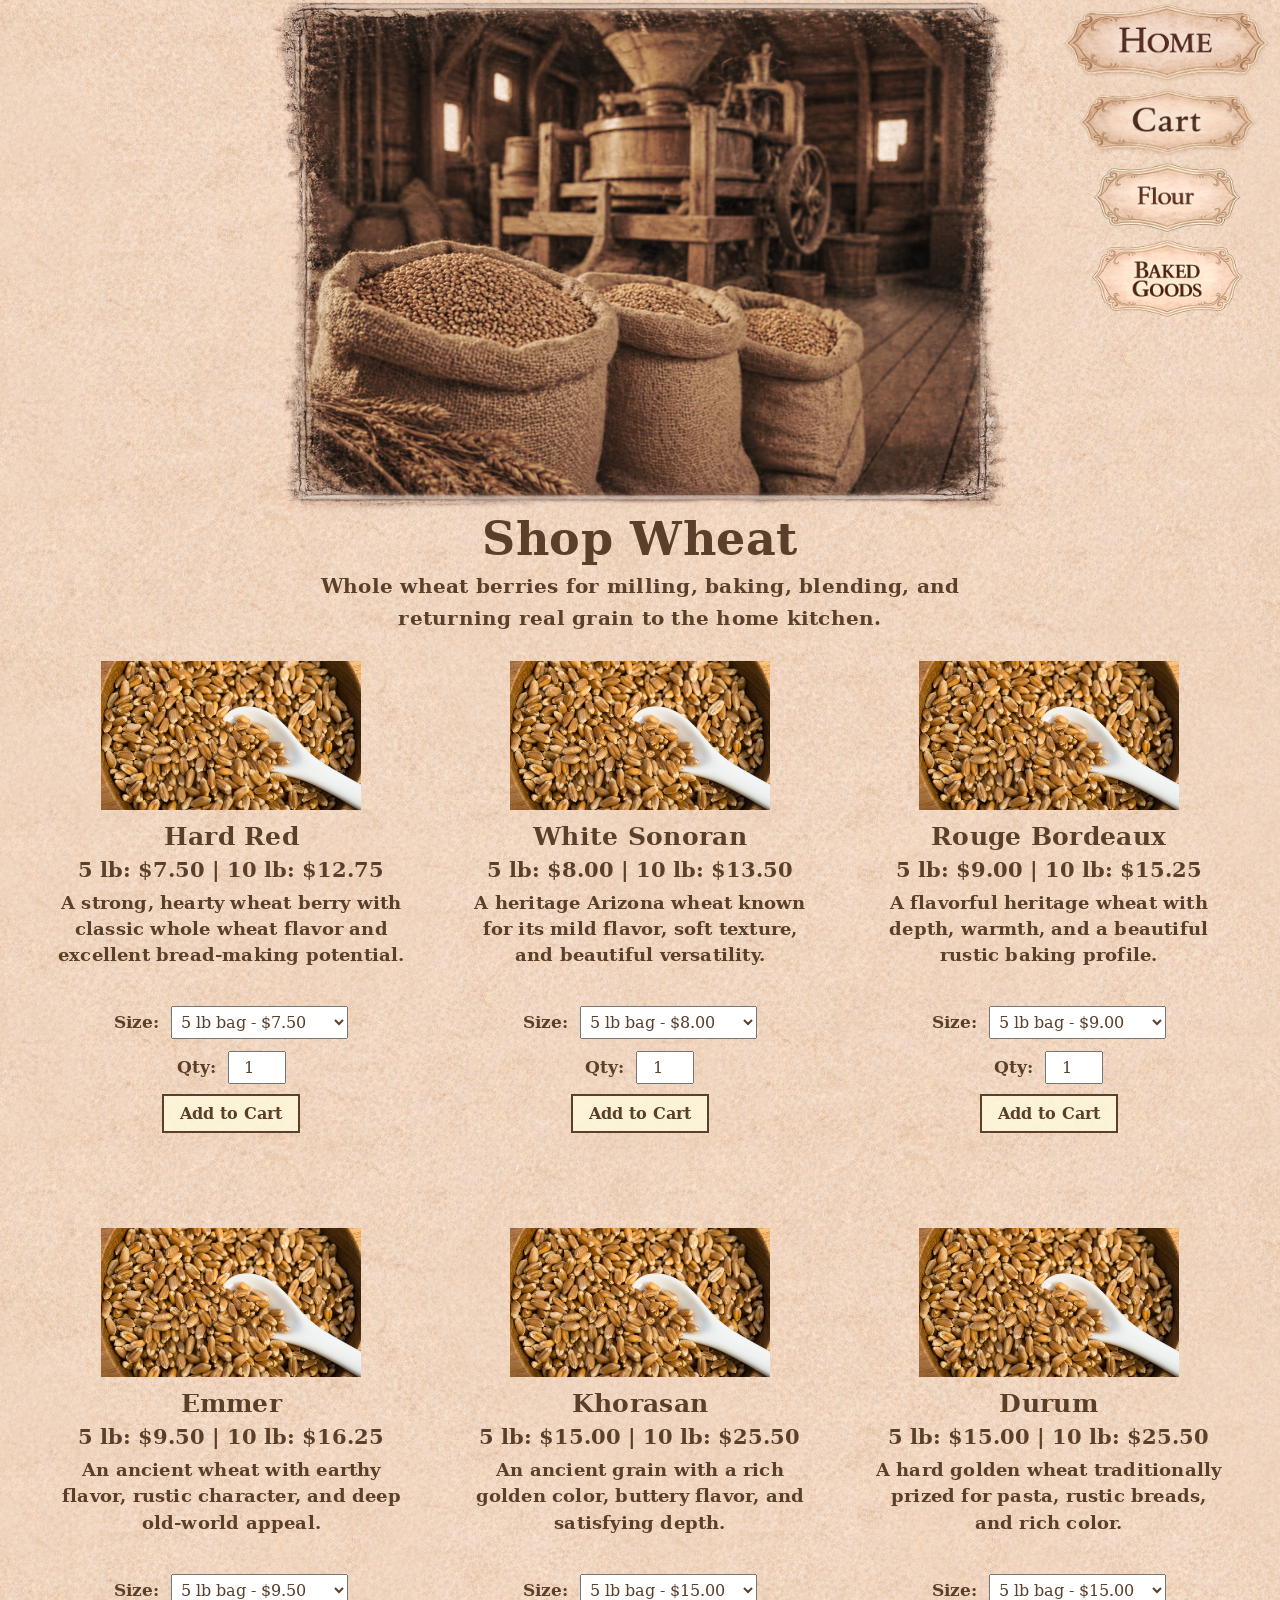
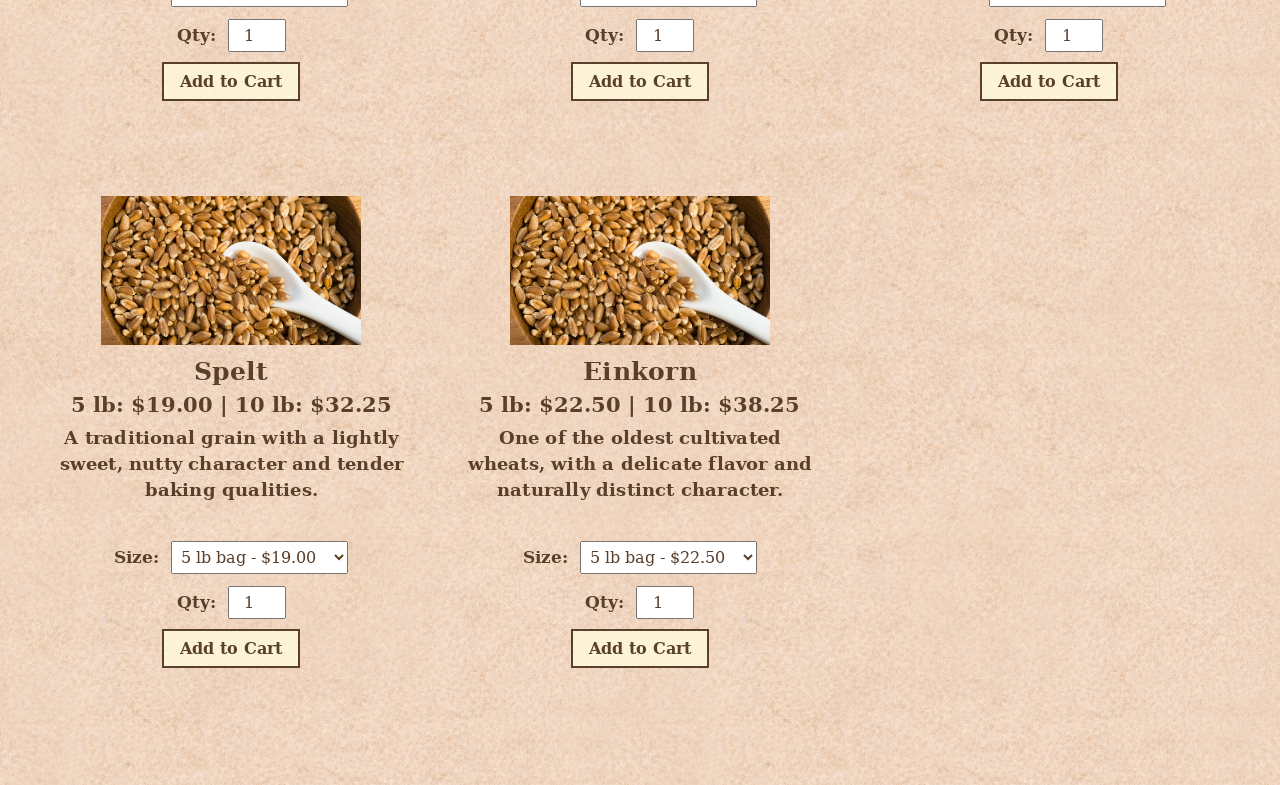
<file: shop-wheat.html>
<!DOCTYPE html>
<html lang="en">
<head>
  <meta charset="UTF-8">
  <meta name="viewport" content="width=device-width, initial-scale=1.0, viewport-fit=cover">
  <title>Shop Wheat | Bread of Life Mills</title>

  <link rel="stylesheet" href="styles.css" />

  <style>
    @font-face {
      font-family: 'DejaVu Serif';
      src: url('DejaVuSerif.woff2?v=2') format('woff2');
      font-weight: normal;
      font-style: normal;
    }

    @font-face {
      font-family: 'DejaVu Serif';
      src: url('DejaVuSerif-Bold.woff2') format('woff2');
      font-weight: 700;
      font-style: normal;
    }

    body {
      margin: 0;
      padding: 0;
      background-image: url('parchment_tile.jpg');
      background-repeat: repeat;
      background-position: top left;
      background-size: 50%;
      font-family: 'DejaVu Serif', serif;
      color: #5a3f2a;
      overflow-x: hidden;
    }

    .page-content {
      max-width: 1250px;
      margin: 0 auto;
      padding: 0;
      box-sizing: border-box;
    }

    .hero-image {
      text-align: center;
      margin-bottom: 0;
    }

    .hero-image img {
      width: 100%;
      max-width: 735px;
      height: auto;
      display: block;
      margin: 0 auto;
    }

    h1 {
      margin: 0 0 4px 0;
      text-align: center;
      font-size: 46px;
      font-weight: 700;
      letter-spacing: 0.6px;
    }

    .intro {
      max-width: 760px;
      margin: 0 auto 13px auto;
      text-align: center;
      font-size: 20px;
      line-height: 1.6;
      font-weight: 600;
      letter-spacing: 0.25px;
      padding: 0 16px;
    }

    .product-grid {
      display: grid;
      grid-template-columns: repeat(3, 1fr);
      gap: 24px;
      padding: 0 24px 60px 24px;
    }

    .product-card {
      padding: 14px;
      box-sizing: border-box;
      text-align: center;
    }

    .product-card img {
      width: 100%;
      max-width: 260px;
      height: auto;
      display: block;
      margin: 0 auto 12px auto;
    }

    .product-card h2 {
      margin: 0 0 6px 0;
      font-size: 25px;
      font-weight: 700;
      letter-spacing: 0.3px;
    }

    .price {
      margin: 0 0 8px 0;
      font-size: 21px;
      font-weight: 700;
      white-space: nowrap;
    }

    .description {
      margin: 0;
      font-size: 18px;
      line-height: 1.45;
      font-weight: 600;
      letter-spacing: 0.2px;
      min-height: calc(18px * 1.45 * 4);
      display: flex;
      align-items: flex-start;
      justify-content: center;
    }

    .product-option-control,
    .quantity-control {
      margin: 12px 0 10px 0;
      font-size: 17px;
      font-weight: 700;
    }

    .product-option-control select,
    .quantity-control input {
      padding: 5px;
      margin-left: 6px;
      font-family: 'DejaVu Serif', serif;
      font-size: 16px;
      color: #5a3f2a;
    }

    .quantity-control input {
      width: 58px;
      text-align: center;
    }

    .add-to-cart-button {
      padding: 8px 16px;
      font-family: 'DejaVu Serif', serif;
      font-size: 16px;
      font-weight: 700;
      color: #5a3f2a;
      background: rgba(255, 248, 220, 0.85);
      border: 2px solid #5a3f2a;
      cursor: pointer;
    }

    .add-to-cart-message {
      margin-top: 8px;
      font-size: 15px;
      font-weight: 700;
      min-height: 20px;
    }

    .floating-cart-button {
      position: fixed;
      top: 88px;
      right: 23px;
      z-index: 9999;
      display: inline-block;
      width: 180px;
      height: auto;
      text-decoration: none;
      box-sizing: border-box;
    }

    .floating-cart-button-image {
      width: 100%;
      height: auto;
      display: block;
    }

    .cart-count {
      position: absolute;
      top: -7px;
      right: 3px;
      min-width: 25px;
      height: 25px;
      padding: 2px 5px;
      box-sizing: border-box;
      border-radius: 999px;
      background: #5a3f2a;
      color: #fff8dc;
      border: 2px solid #fff8dc;
      font-family: 'DejaVu Serif', serif;
      font-size: 15px;
      font-weight: 700;
      line-height: 14px;
      text-align: center;
      display: none;
    }

    .floating-shop-link {
      position: fixed;
      right: 38px;
      z-index: 9998;
      display: inline-block;
      width: 150px;
      height: auto;
      text-decoration: none;
      box-sizing: border-box;
    }

    .floating-shop-link img {
      width: 100%;
      height: auto;
      display: block;
    }

    .floating-flour-button {
      top: 152px;
    }

    .floating-baked-goods-button {
      top: 236px;
    }

    @media (max-width: 900px) {
      .product-grid {
        grid-template-columns: repeat(2, 1fr);
      }
    }

    @media (max-width: 768px) {
      body {
        background-size: 100%;
      }

      .page-content {
        margin: 0 auto 10px auto;
        padding: 0 16px;
      }

      .hero-image {
        margin-top: 0;
        margin-bottom: 6px;
      }

      .hero-image img {
        width: 110%;
        max-width: none;
        height: auto;
        display: block;
        margin: 0;
        position: relative;
        left: 50%;
        transform: translateX(-50%);
      }

      h1 {
        font-size: 36px;
      }

      .intro {
        font-size: 18px;
        line-height: 1.55;
        margin-bottom: 26px;
      }

      .product-grid {
        grid-template-columns: 1fr;
        gap: 24px;
        padding: 0 0 50px 0;
      }

      .product-card img {
        max-width: 280px;
      }

      .product-card h2 {
        font-size: 24px;
      }

      .price {
        font-size: 20px;
      }

      .description {
        font-size: 18px;
      }

      .floating-cart-button {
        top: 38px;
        right: 6px;
        width: 72px;
      }

      .cart-count {
        top: -4px;
        right: 61px;
        min-width: 18px;
        height: 18px;
        font-size: 11px;
        line-height: 13px;
      }

      .floating-shop-link {
        right: 12px;
        width: 60px;
      }

      .floating-flour-button {
        top: 66px;
      }

      .floating-baked-goods-button {
        top: 102px;
      }
    }


    /* Landscape mobile safeguard: prevents the browser from loading this page slightly zoomed-in
       when opened from the homepage while the phone is already sideways. */
    @media (max-width: 932px) and (max-height: 500px) and (orientation: landscape) {
      .hero-image img {
        width: 100%;
        max-width: 650px;
        height: auto;
        display: block;
        margin: 0 auto;
        position: static;
        left: auto;
        transform: none;
      }
    }
  </style>
</head>
<body>
  <div class="page-content">

    <div class="hero-image">
      <img src="why-wheat-bg.png?v=2" alt="Shop Wheat">
    </div>

    <h1>Shop Wheat</h1>

    <p class="intro">
      Whole wheat berries for milling, baking, blending, and returning real grain to the home kitchen.
    </p>

    <div class="product-grid">

      <div class="product-card">
        <img src="hard-red-spring-wheat.jpg" alt="Hard Red Wheat">
        <h2>Hard Red</h2>
        <p class="price">5 lb: $7.50 | 10 lb: $12.75</p>
        <p class="description">A strong, hearty wheat berry with classic whole wheat flavor and excellent bread-making potential.</p>

        <div class="product-option-control">
          <label for="hard-red-wheat-size">Size:</label>
          <select id="hard-red-wheat-size" class="product-size-select">
            <option value="5 lb bag" data-price="7.50">5 lb bag - $7.50</option>
            <option value="10 lb bag" data-price="12.75">10 lb bag - $12.75</option>
          </select>
        </div>

        <div class="quantity-control">
          <label for="hard-red-wheat-quantity">Qty:</label>
          <input id="hard-red-wheat-quantity" class="product-quantity-input" type="number" min="1" value="1">
        </div>

        <button
          class="add-to-cart-button"
          data-product-id="hard-red-wheat"
          data-product-name="Hard Red Wheat"
        >
          Add to Cart
        </button>

        <p id="hard-red-wheat-cart-message" class="add-to-cart-message" aria-live="polite"></p>
      </div>

      <div class="product-card">
        <img src="hard-red-spring-wheat.jpg" alt="White Sonoran Wheat">
        <h2>White Sonoran</h2>
        <p class="price">5 lb: $8.00 | 10 lb: $13.50</p>
        <p class="description">A heritage Arizona wheat known for its mild flavor, soft texture, and beautiful versatility.</p>

        <div class="product-option-control">
          <label for="white-sonoran-wheat-size">Size:</label>
          <select id="white-sonoran-wheat-size" class="product-size-select">
            <option value="5 lb bag" data-price="8.00">5 lb bag - $8.00</option>
            <option value="10 lb bag" data-price="13.50">10 lb bag - $13.50</option>
          </select>
        </div>

        <div class="quantity-control">
          <label for="white-sonoran-wheat-quantity">Qty:</label>
          <input id="white-sonoran-wheat-quantity" class="product-quantity-input" type="number" min="1" value="1">
        </div>

        <button
          class="add-to-cart-button"
          data-product-id="white-sonoran-wheat"
          data-product-name="White Sonoran Wheat"
        >
          Add to Cart
        </button>

        <p id="white-sonoran-wheat-cart-message" class="add-to-cart-message" aria-live="polite"></p>
      </div>

      <div class="product-card">
        <img src="hard-red-spring-wheat.jpg" alt="Rouge Bordeaux Wheat">
        <h2>Rouge Bordeaux</h2>
        <p class="price">5 lb: $9.00 | 10 lb: $15.25</p>
        <p class="description">A flavorful heritage wheat with depth, warmth, and a beautiful rustic baking profile.</p>

        <div class="product-option-control">
          <label for="rouge-bordeaux-wheat-size">Size:</label>
          <select id="rouge-bordeaux-wheat-size" class="product-size-select">
            <option value="5 lb bag" data-price="9.00">5 lb bag - $9.00</option>
            <option value="10 lb bag" data-price="15.25">10 lb bag - $15.25</option>
          </select>
        </div>

        <div class="quantity-control">
          <label for="rouge-bordeaux-wheat-quantity">Qty:</label>
          <input id="rouge-bordeaux-wheat-quantity" class="product-quantity-input" type="number" min="1" value="1">
        </div>

        <button
          class="add-to-cart-button"
          data-product-id="rouge-bordeaux-wheat"
          data-product-name="Rouge Bordeaux Wheat"
        >
          Add to Cart
        </button>

        <p id="rouge-bordeaux-wheat-cart-message" class="add-to-cart-message" aria-live="polite"></p>
      </div>

      <div class="product-card">
        <img src="hard-red-spring-wheat.jpg" alt="Emmer Wheat">
        <h2>Emmer</h2>
        <p class="price">5 lb: $9.50 | 10 lb: $16.25</p>
        <p class="description">An ancient wheat with earthy flavor, rustic character, and deep old-world appeal.</p>

        <div class="product-option-control">
          <label for="emmer-wheat-size">Size:</label>
          <select id="emmer-wheat-size" class="product-size-select">
            <option value="5 lb bag" data-price="9.50">5 lb bag - $9.50</option>
            <option value="10 lb bag" data-price="16.25">10 lb bag - $16.25</option>
          </select>
        </div>

        <div class="quantity-control">
          <label for="emmer-wheat-quantity">Qty:</label>
          <input id="emmer-wheat-quantity" class="product-quantity-input" type="number" min="1" value="1">
        </div>

        <button
          class="add-to-cart-button"
          data-product-id="emmer-wheat"
          data-product-name="Emmer Wheat"
        >
          Add to Cart
        </button>

        <p id="emmer-wheat-cart-message" class="add-to-cart-message" aria-live="polite"></p>
      </div>

      <div class="product-card">
        <img src="hard-red-spring-wheat.jpg" alt="Kamut Wheat">
        <h2>Khorasan</h2>
        <p class="price">5 lb: $15.00 | 10 lb: $25.50</p>
        <p class="description">An ancient grain with a rich golden color, buttery flavor, and satisfying depth.</p>

        <div class="product-option-control">
          <label for="kamut-wheat-size">Size:</label>
          <select id="kamut-wheat-size" class="product-size-select">
            <option value="5 lb bag" data-price="15.00">5 lb bag - $15.00</option>
            <option value="10 lb bag" data-price="25.50">10 lb bag - $25.50</option>
          </select>
        </div>

        <div class="quantity-control">
          <label for="kamut-wheat-quantity">Qty:</label>
          <input id="kamut-wheat-quantity" class="product-quantity-input" type="number" min="1" value="1">
        </div>

        <button
          class="add-to-cart-button"
          data-product-id="kamut-wheat"
          data-product-name="Khorasan Wheat"
        >
          Add to Cart
        </button>

        <p id="kamut-wheat-cart-message" class="add-to-cart-message" aria-live="polite"></p>
      </div>

      <div class="product-card">
        <img src="hard-red-spring-wheat.jpg" alt="Durum Wheat">
        <h2>Durum</h2>
        <p class="price">5 lb: $15.00 | 10 lb: $25.50</p>
        <p class="description">A hard golden wheat traditionally prized for pasta, rustic breads, and rich color.</p>

        <div class="product-option-control">
          <label for="durum-wheat-size">Size:</label>
          <select id="durum-wheat-size" class="product-size-select">
            <option value="5 lb bag" data-price="15.00">5 lb bag - $15.00</option>
            <option value="10 lb bag" data-price="25.50">10 lb bag - $25.50</option>
          </select>
        </div>

        <div class="quantity-control">
          <label for="durum-wheat-quantity">Qty:</label>
          <input id="durum-wheat-quantity" class="product-quantity-input" type="number" min="1" value="1">
        </div>

        <button
          class="add-to-cart-button"
          data-product-id="durum-wheat"
          data-product-name="Durum Wheat"
        >
          Add to Cart
        </button>

        <p id="durum-wheat-cart-message" class="add-to-cart-message" aria-live="polite"></p>
      </div>

      <div class="product-card">
        <img src="hard-red-spring-wheat.jpg" alt="Spelt Wheat">
        <h2>Spelt</h2>
        <p class="price">5 lb: $19.00 | 10 lb: $32.25</p>
        <p class="description">A traditional grain with a lightly sweet, nutty character and tender baking qualities.</p>

        <div class="product-option-control">
          <label for="spelt-wheat-size">Size:</label>
          <select id="spelt-wheat-size" class="product-size-select">
            <option value="5 lb bag" data-price="19.00">5 lb bag - $19.00</option>
            <option value="10 lb bag" data-price="32.25">10 lb bag - $32.25</option>
          </select>
        </div>

        <div class="quantity-control">
          <label for="spelt-wheat-quantity">Qty:</label>
          <input id="spelt-wheat-quantity" class="product-quantity-input" type="number" min="1" value="1">
        </div>

        <button
          class="add-to-cart-button"
          data-product-id="spelt-wheat"
          data-product-name="Spelt Wheat"
        >
          Add to Cart
        </button>

        <p id="spelt-wheat-cart-message" class="add-to-cart-message" aria-live="polite"></p>
      </div>

      <div class="product-card">
        <img src="hard-red-spring-wheat.jpg" alt="Einkorn Wheat">
        <h2>Einkorn</h2>
        <p class="price">5 lb: $22.50 | 10 lb: $38.25</p>
        <p class="description">One of the oldest cultivated wheats, with a delicate flavor and naturally distinct character.</p>

        <div class="product-option-control">
          <label for="einkorn-wheat-size">Size:</label>
          <select id="einkorn-wheat-size" class="product-size-select">
            <option value="5 lb bag" data-price="22.50">5 lb bag - $22.50</option>
            <option value="10 lb bag" data-price="38.25">10 lb bag - $38.25</option>
          </select>
        </div>

        <div class="quantity-control">
          <label for="einkorn-wheat-quantity">Qty:</label>
          <input id="einkorn-wheat-quantity" class="product-quantity-input" type="number" min="1" value="1">
        </div>

        <button
          class="add-to-cart-button"
          data-product-id="einkorn-wheat"
          data-product-name="Einkorn Wheat"
        >
          Add to Cart
        </button>

        <p id="einkorn-wheat-cart-message" class="add-to-cart-message" aria-live="polite"></p>
      </div>

    </div>
  </div>

  <a href="/" class="floating-home-button" aria-label="Return to homepage">
    <img src="Home-Button-001.png?v=3" alt="Home" class="floating-home-button-image" />
  </a>

  <a href="cart.html" class="floating-cart-button" aria-label="View cart">
    <img src="cart-button.png?v=2" alt="Cart" class="floating-cart-button-image">
    <span id="cart-count" class="cart-count">0</span>
  </a>

  <a href="shop-flour.html" class="floating-shop-link floating-flour-button" aria-label="Go to Shop Flour">
    <img src="flour-button.png?v=2" alt="Shop Flour">
  </a>

  <a href="shop-baked-goods.html" class="floating-shop-link floating-baked-goods-button" aria-label="Go to Shop Baked Goods">
    <img src="baked-goods-button.png?v=2" alt="Shop Baked Goods">
  </a>

  <script>
    const addToCartButtons = document.querySelectorAll('.add-to-cart-button');
    const cartCount = document.getElementById('cart-count');

    function updateCartCount() {
      const cart = JSON.parse(localStorage.getItem('breadOfLifeCart')) || [];

      let totalItems = 0;

      cart.forEach(function (item) {
        totalItems += item.quantity;
      });

      cartCount.textContent = totalItems;

      if (totalItems > 0) {
        cartCount.style.display = 'block';
      } else {
        cartCount.style.display = 'none';
      }
    }

    addToCartButtons.forEach(function (button) {
      button.addEventListener('click', function () {
        const productCard = button.closest('.product-card');
        const sizeSelect = productCard.querySelector('.product-size-select');
        const quantityInput = productCard.querySelector('.product-quantity-input');
        const message = productCard.querySelector('.add-to-cart-message');
        const selectedOption = sizeSelect.options[sizeSelect.selectedIndex];

        const productBaseId = button.dataset.productId;
        const productName = button.dataset.productName;
        const productSize = selectedOption.value;
        const productPrice = parseFloat(selectedOption.dataset.price);
        const quantity = parseInt(quantityInput.value, 10);

        if (!quantity || quantity < 1) {
          message.textContent = 'Please select a quantity of at least 1.';
          return;
        }

        const cartItemId = productBaseId + '-' + productSize.replace(/\s+/g, '-').toLowerCase();

        const cart = JSON.parse(localStorage.getItem('breadOfLifeCart')) || [];

        const existingItem = cart.find(function (item) {
          return item.id === cartItemId;
        });

        if (existingItem) {
          existingItem.quantity += quantity;
        } else {
          cart.push({
            id: cartItemId,
            name: productName,
            size: productSize,
            price: productPrice,
            quantity: quantity
          });
        }

        localStorage.setItem('breadOfLifeCart', JSON.stringify(cart));

        message.textContent = quantity + ' x ' + productName + ' (' + productSize + ') added to cart.';
        quantityInput.value = 1;

        updateCartCount();
      });
    });

    updateCartCount();
  </script>

  <script src="site-protection.js"></script>

  <!-- Cloudflare Web Analytics --><script defer src='https://static.cloudflareinsights.com/beacon.min.js' data-cf-beacon='{"token": "fd24dbd3aaab4db3a75c03af469aac5a"}'></script><!-- End Cloudflare Web Analytics -->
</body>
</html>
</file>
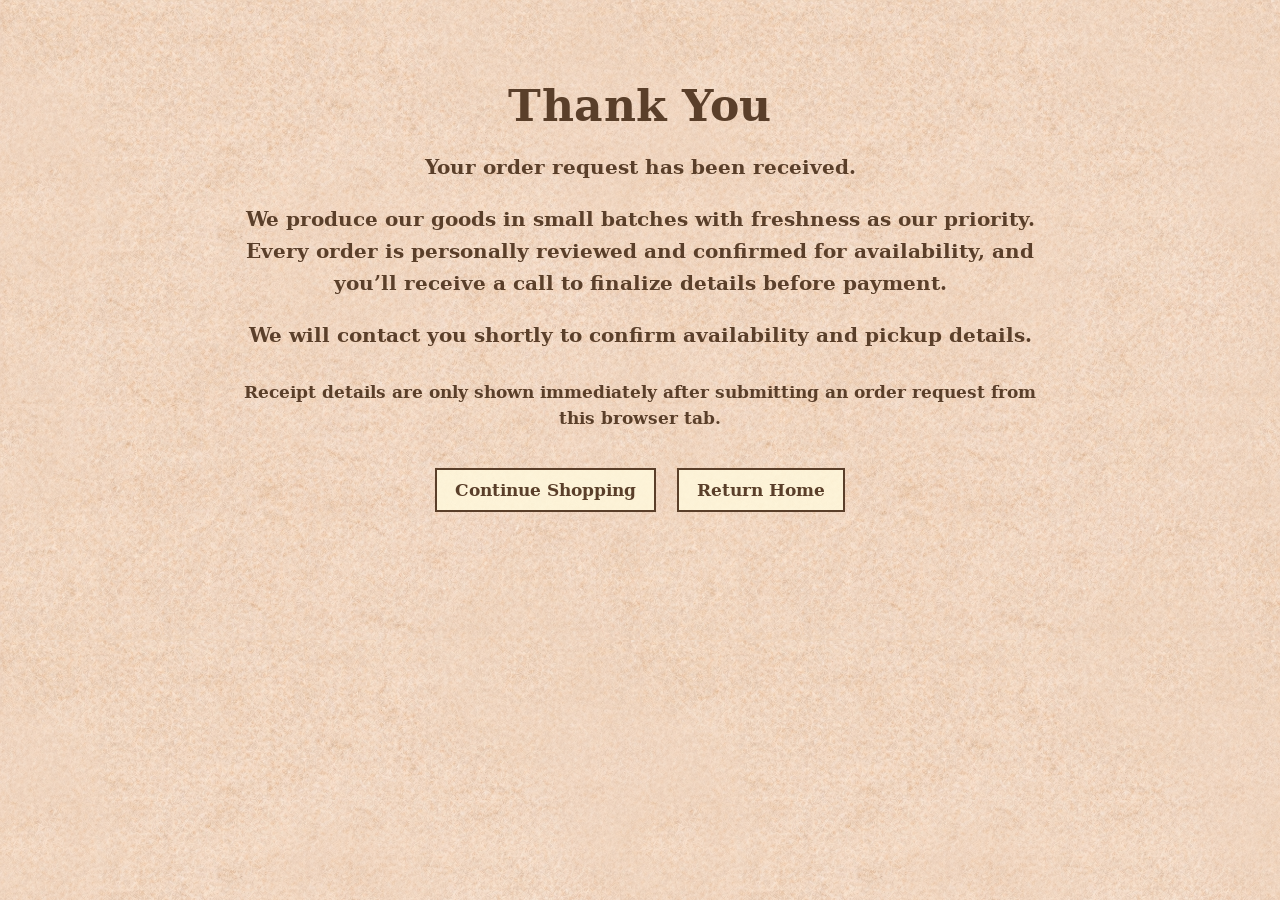
<file: thank-you.html>
<!DOCTYPE html>
<html lang="en">
<head>
  <meta charset="UTF-8">
  <meta name="viewport" content="width=device-width, initial-scale=1.0">
  <title>Thank You | Bread of Life Mills</title>

  <link rel="stylesheet" href="styles.css" />

  <style>
    @font-face {
      font-family: 'DejaVu Serif';
      src: url('DejaVuSerif.woff2?v=2') format('woff2');
      font-weight: normal;
      font-style: normal;
    }

    @font-face {
      font-family: 'DejaVu Serif';
      src: url('DejaVuSerif-Bold.woff2') format('woff2');
      font-weight: 700;
      font-style: normal;
    }

    body {
      margin: 0;
      padding: 0;
      background-image: url('parchment_tile.jpg');
      background-repeat: repeat;
      background-position: top left;
      background-size: 50%;
      font-family: 'DejaVu Serif', serif;
      color: #5a3f2a;
      overflow-x: hidden;
    }

    .page-content {
      max-width: 860px;
      margin: 0 auto;
      padding: 80px 20px;
      text-align: center;
      box-sizing: border-box;
    }

    h1 {
      font-size: 44px;
      margin: 0 0 18px 0;
      font-weight: 700;
      letter-spacing: 0.5px;
    }

    p {
      font-size: 20px;
      line-height: 1.6;
      font-weight: 600;
      margin-bottom: 16px;
    }

    .highlight {
      font-weight: 700;
    }

    .receipt-panel {
      display: none;
      margin: 34px auto 0 auto;
      padding: 20px;
      max-width: 760px;
      border: 2px solid rgba(90, 63, 42, 0.55);
      background: rgba(255, 248, 220, 0.50);
      text-align: left;
      box-sizing: border-box;
    }

    .receipt-panel h2 {
      margin: 0 0 14px 0;
      text-align: center;
      font-size: 30px;
      font-weight: 700;
    }

    .receipt-text {
      white-space: pre-wrap;
      margin: 0;
      font-family: 'DejaVu Serif', serif;
      font-size: 16px;
      line-height: 1.55;
      font-weight: 600;
      color: #5a3f2a;
    }

    .receipt-empty-note {
      display: none;
      margin-top: 28px;
      font-size: 17px;
      line-height: 1.55;
      font-weight: 600;
    }

    .button-group {
      margin-top: 28px;
    }

    .button {
      display: inline-block;
      margin: 8px;
      padding: 10px 18px;
      font-family: 'DejaVu Serif', serif;
      font-size: 17px;
      font-weight: 700;
      color: #5a3f2a;
      background: rgba(255, 248, 220, 0.85);
      border: 2px solid #5a3f2a;
      text-decoration: none;
      cursor: pointer;
    }

    @media (max-width: 768px) {
      body {
        background-size: 100%;
      }

      .page-content {
        padding: 58px 18px;
      }

      h1 {
        font-size: 34px;
      }

      p {
        font-size: 18px;
      }

      .receipt-panel {
        padding: 16px;
      }

      .receipt-panel h2 {
        font-size: 25px;
      }

      .receipt-text {
        font-size: 15px;
      }
    }
  </style>
</head>
<body>

  <div class="page-content">
    <h1>Thank You</h1>

    <p>Your order request has been received.</p>

    <p>
      We produce our goods in small batches with freshness as our priority. Every order is personally reviewed and confirmed for availability, and you’ll receive a call to finalize details before payment.
    </p>

    <p class="highlight">
      We will contact you shortly to confirm availability and pickup details.
    </p>

    <div id="receipt-panel" class="receipt-panel">
      <h2>Order Request Receipt</h2>
      <pre id="receipt-text" class="receipt-text"></pre>
    </div>

    <p id="receipt-empty-note" class="receipt-empty-note">
      Receipt details are only shown immediately after submitting an order request from this browser tab.
    </p>

    <div class="button-group">
      <button id="download-receipt-button" type="button" class="button" style="display: none;">Download Receipt</button>
      <a href="shop-wheat.html" class="button">Continue Shopping</a>
      <a href="/" class="button">Return Home</a>
    </div>
  </div>

  <script>
    const receiptPanel = document.getElementById('receipt-panel');
    const receiptTextElement = document.getElementById('receipt-text');
    const receiptEmptyNote = document.getElementById('receipt-empty-note');
    const downloadReceiptButton = document.getElementById('download-receipt-button');

    function safeFileName(value) {
      return String(value || 'Bread-of-Life-Mills-Receipt').replace(/[^a-z0-9-_]/gi, '-');
    }

    function downloadReceipt(receiptData) {
      const receiptText = receiptData.receiptText || receiptTextElement.textContent;
      const blob = new Blob([receiptText], { type: 'text/plain;charset=utf-8' });
      const url = URL.createObjectURL(blob);
      const link = document.createElement('a');

      link.href = url;
      link.download = safeFileName(receiptData.orderNumber) + '.txt';
      document.body.appendChild(link);
      link.click();
      document.body.removeChild(link);
      URL.revokeObjectURL(url);
    }

    function renderReceipt() {
      const storedReceipt = sessionStorage.getItem('breadOfLifeLastReceipt');

      if (!storedReceipt) {
        receiptEmptyNote.style.display = 'block';
        localStorage.removeItem('breadOfLifeCart');
        return;
      }

      try {
        const receiptData = JSON.parse(storedReceipt);
        const receiptText = receiptData.receiptText || '';

        if (!receiptText) {
          receiptEmptyNote.style.display = 'block';
          localStorage.removeItem('breadOfLifeCart');
          return;
        }

        receiptTextElement.textContent = receiptText;
        receiptPanel.style.display = 'block';
        downloadReceiptButton.style.display = 'inline-block';

        downloadReceiptButton.addEventListener('click', function () {
          downloadReceipt(receiptData);
        });

        localStorage.removeItem('breadOfLifeCart');
      } catch (error) {
        receiptEmptyNote.style.display = 'block';
        localStorage.removeItem('breadOfLifeCart');
      }
    }

    renderReceipt();
  </script>

  <!-- Cloudflare Web Analytics --><script defer src='https://static.cloudflareinsights.com/beacon.min.js' data-cf-beacon='{"token": "fd24dbd3aaab4db3a75c03af469aac5a"}'></script><!-- End Cloudflare Web Analytics -->
</body>
</html>
</file>
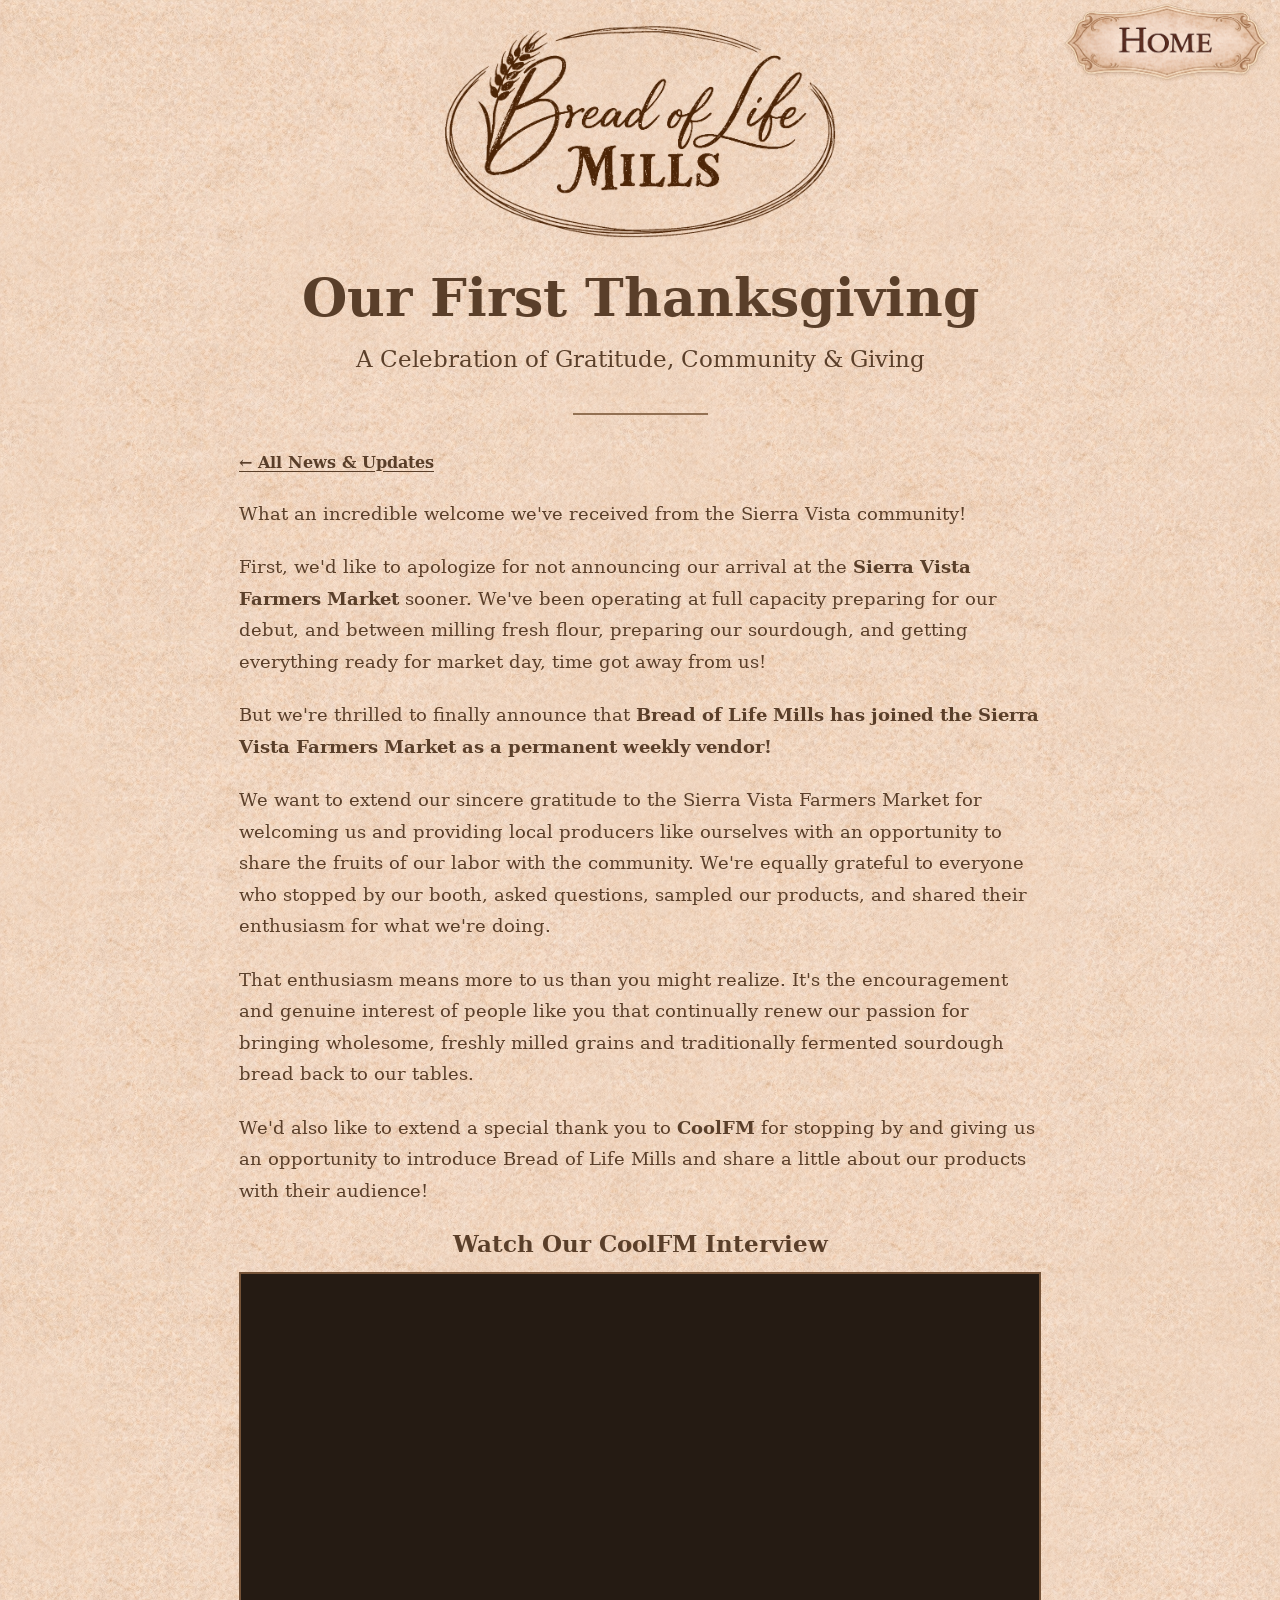
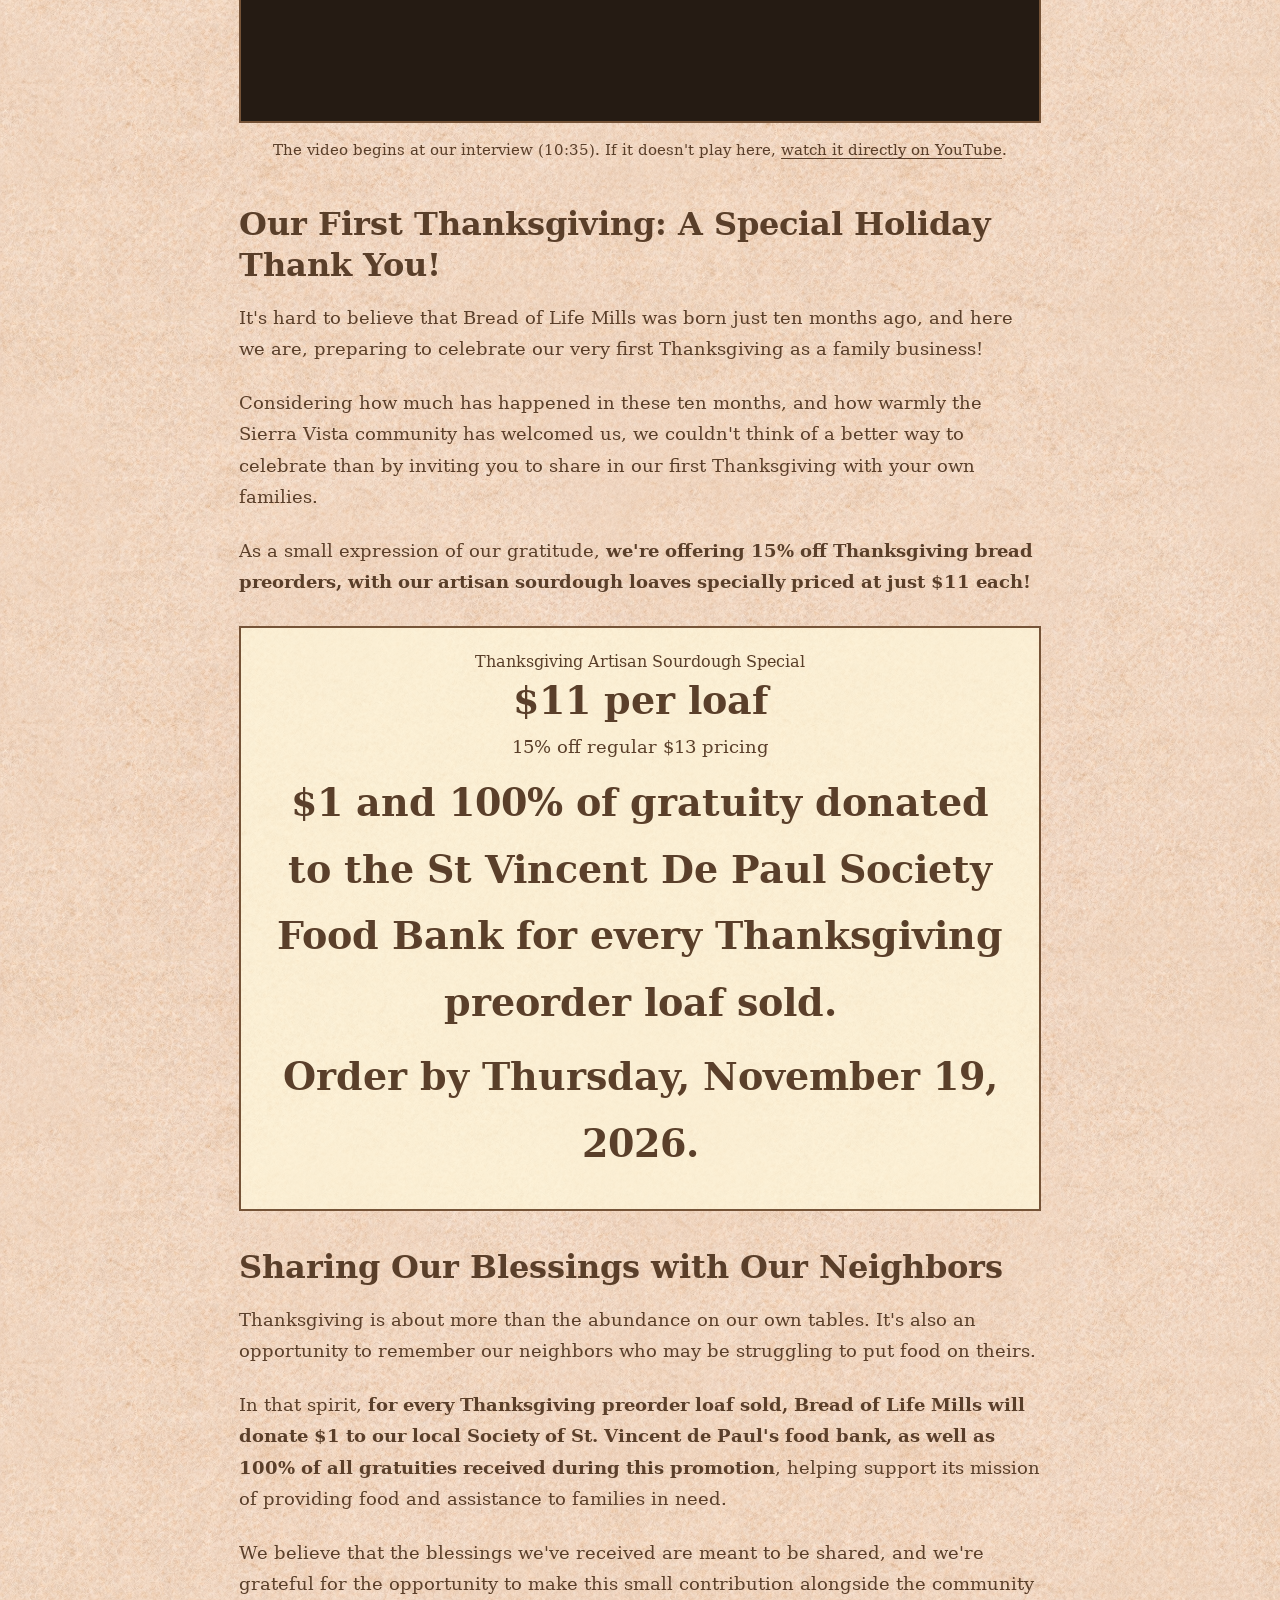
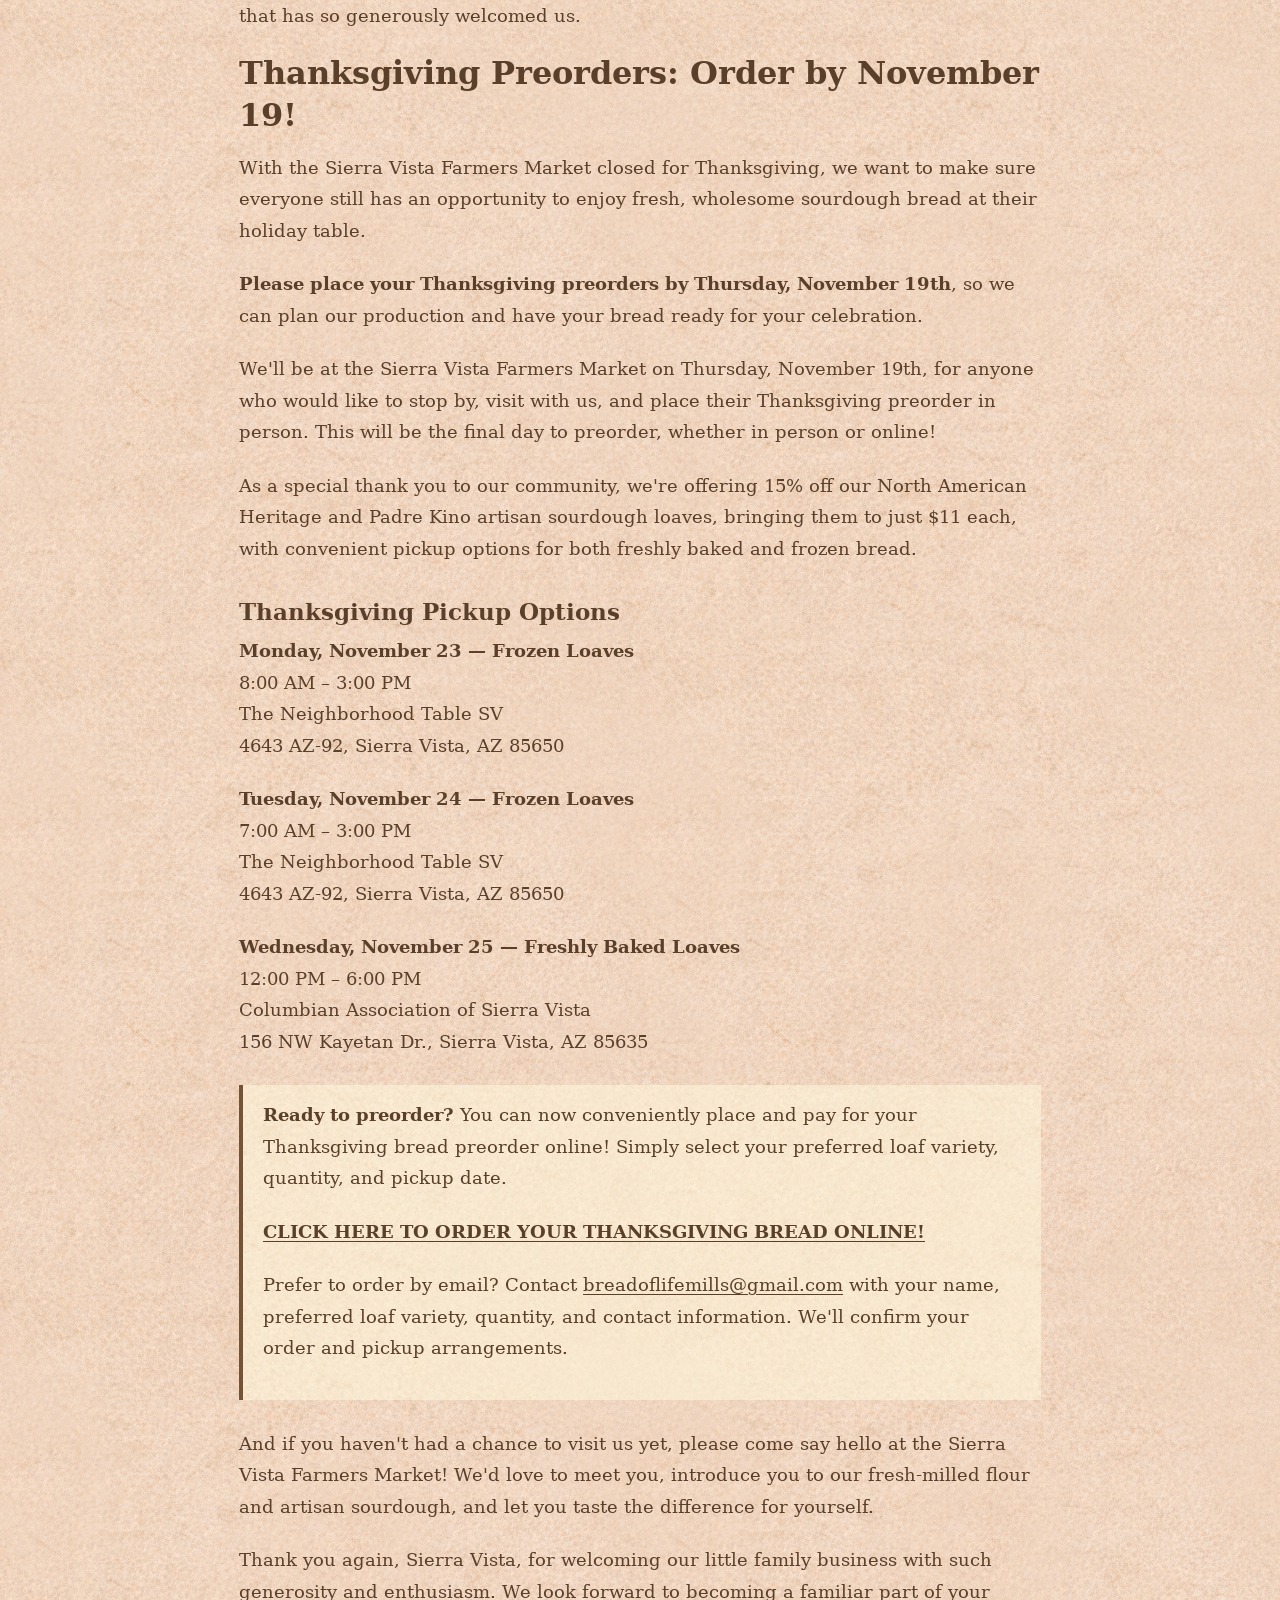
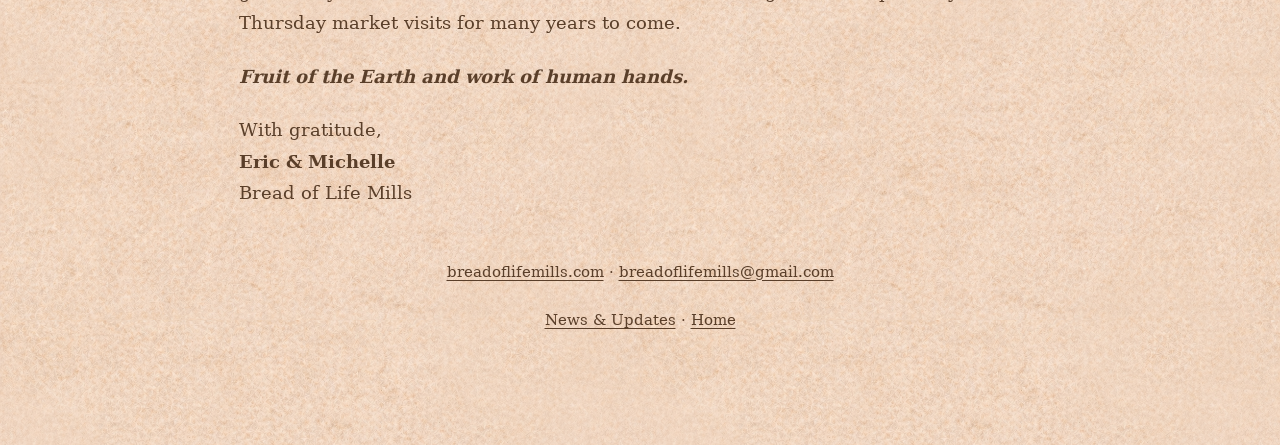
<file: thanksgiving-2026.html>
<!DOCTYPE html>
<html lang="en">
<head>
  <meta charset="UTF-8">
  <meta name="viewport" content="width=device-width, initial-scale=1.0, viewport-fit=cover">
  <title>Our First Thanksgiving: Gratitude, Community & Giving | Bread of Life Mills</title>
  <meta name="description" content="Thanksgiving sourdough for $11 per loaf. Order by November 19; $1 from every Thanksgiving preorder loaf supports our local St. Vincent de Paul food bank.">
  <link rel="canonical" href="https://breadoflifemills.com/thanksgiving-2026.html">
  <meta property="og:type" content="article">
  <meta property="og:site_name" content="Bread of Life Mills">
  <meta property="og:title" content="Our First Thanksgiving: Gratitude, Community & Giving">
  <meta property="og:description" content="Thanksgiving sourdough for $11 per loaf. Order by November 19; $1 from every Thanksgiving preorder loaf supports our local St. Vincent de Paul food bank.">
  <meta property="og:url" content="https://breadoflifemills.com/thanksgiving-2026.html">
  <meta property="og:image" content="https://breadoflifemills.com/shop-baked-hero.png?v=2">
  <meta property="og:image:alt" content="Bread of Life Mills artisan baked goods">
  <link rel="stylesheet" href="/styles.css">
  <style>
@font-face { font-family: 'DejaVu Serif'; src: url('/DejaVuSerif.woff2?v=2') format('woff2'); font-weight:400; font-style:normal; font-display:swap; }
@font-face { font-family: 'DejaVu Serif'; src: url('/DejaVuSerif-Bold.woff2') format('woff2'); font-weight:700; font-style:normal; font-display:swap; }
:root { color-scheme:light; }
body { margin:0; padding:0; background: url('/parchment_tile.jpg') repeat top left; background-size:50%; color:#5a3f2a; font-family:'DejaVu Serif', Georgia, serif; overflow-x:hidden; }
main { max-width:850px; margin:auto; padding:20px 24px 90px; box-sizing:border-box; }
.page-logo { display:block; width:50%; height:auto; margin:0 auto 24px; }
.brand { text-align:center; font-size:14px; font-weight:700; text-transform:uppercase; letter-spacing:2px; }
h1 { font-size:clamp(34px,5vw,52px); text-align:center; margin:20px 0 12px; line-height:1.18; }
.subtitle { font-size:clamp(18px,2.3vw,23px); line-height:1.6; text-align:center; margin:0 auto 35px; max-width:710px; }
.rule { width:135px; height:2px; background:#937153; margin:25px auto 38px; }
.post { border:1px solid rgba(90,63,42,.42); background:rgba(255,248,220,.43); padding:30px 35px; }
.post-date { font-size:14px; letter-spacing:1px; text-transform:uppercase; }
h2 { font-size:clamp(24px,3.2vw,32px); line-height:1.3; margin:15px 0; }
h3 { font-size:23px; margin:34px 0 10px; }
p { font-size:18px; line-height:1.75; margin:0 0 22px; }
a { color:#5a3f2a; text-underline-offset:3px; }
a:hover { color:#8a5e3a; }
.read-more { display:inline-block; font-weight:700; padding:12px 18px; background:#5a3f2a; color:#fff8dc; text-decoration:none; margin-top:8px; }
.read-more:hover { background:#755337; color:#fff8dc; }
.back-link { display:inline-block; font-weight:700; margin-bottom:26px; }
.promo { background:rgba(255,248,220,.72); border:2px solid #755337; padding:24px; text-align:center; margin:28px 0 36px; }
.promo strong { display:block; font-size:clamp(28px,4vw,38px); margin:7px 0; }
.promo p { margin:8px 0; }
.callout { border-left:4px solid #755337; padding:14px 20px; margin:28px 0; background:rgba(255,248,220,.55); }
.video-section { margin: 24px 0 42px; text-align:center; }
.video-section h3 { margin: 0 0 15px; }
.video-frame { width:100%; aspect-ratio:16 / 9; border:2px solid #755337; box-sizing:border-box; background:#251b13; }
.video-caption { font-size:15px; line-height:1.5; margin:12px 0 0; }
footer { margin-top:50px; text-align:center; font-size:14px; line-height:1.8; }
footer p { font-size:15px; }
/* Home button uses the same image and CSS class as the baked-goods page. */
.floating-home-button { z-index:9999; }
.floating-home-button img { max-width:100%; height:auto; }
@media(max-width:768px) { body { background-size:100%; } main { padding:90px 16px 65px; } .post { padding:22px 18px; } p { font-size:17px; } }
</style>
</head>
<body>
  <a href="/" class="floating-home-button" aria-label="Return to homepage">
    <img src="/Home-Button-001.png?v=3" alt="Home" class="floating-home-button-image">
  </a>
  <main>
 <img src="/Logo-brown-transparent.png?v=2" alt="Bread of Life Mills Logo" class="page-logo">
  <h1>Our First Thanksgiving</h1>
  <p class="subtitle">A Celebration of Gratitude, Community &amp; Giving</p>
  <div class="rule"></div>
  <a class="back-link" href="/news.html">← All News &amp; Updates</a>
  <article>
    <p>What an incredible welcome we've received from the Sierra Vista community!</p>
    <p>First, we'd like to apologize for not announcing our arrival at the <strong>Sierra Vista Farmers Market</strong> sooner. We've been operating at full capacity preparing for our debut, and between milling fresh flour, preparing our sourdough, and getting everything ready for market day, time got away from us!</p>
    <p>But we're thrilled to finally announce that <strong>Bread of Life Mills has joined the Sierra Vista Farmers Market as a permanent weekly vendor!</strong></p>
    <p>We want to extend our sincere gratitude to the Sierra Vista Farmers Market for welcoming us and providing local producers like ourselves with an opportunity to share the fruits of our labor with the community. We're equally grateful to everyone who stopped by our booth, asked questions, sampled our products, and shared their enthusiasm for what we're doing.</p>
    <p>That enthusiasm means more to us than you might realize. It's the encouragement and genuine interest of people like you that continually renew our passion for bringing wholesome, freshly milled grains and traditionally fermented sourdough bread back to our tables.</p>
    <p>We'd also like to extend a special thank you to <strong>CoolFM</strong> for stopping by and giving us an opportunity to introduce Bread of Life Mills and share a little about our products with their audience!</p>
    <section class="video-section" aria-label="CoolFM video interview">
      <h3>Watch Our CoolFM Interview</h3>
      <iframe class="video-frame"
        src="https://www.youtube-nocookie.com/embed/zwyO01Bq0Ig?start=635"
        title="Bread of Life Mills interview with CoolFM at the Sierra Vista Farmers Market"
        loading="lazy"
        referrerpolicy="strict-origin-when-cross-origin"
        allow="accelerometer; autoplay; clipboard-write; encrypted-media; gyroscope; picture-in-picture; web-share"
        allowfullscreen></iframe>
      <p class="video-caption">The video begins at our interview (10:35). If it doesn't play here, <a href="https://youtu.be/zwyO01Bq0Ig?t=635" target="_blank" rel="noopener noreferrer">watch it directly on YouTube</a>.</p>
    </section>

    <h2>Our First Thanksgiving: A Special Holiday Thank You!</h2>
    <p>It's hard to believe that Bread of Life Mills was born just ten months ago, and here we are, preparing to celebrate our very first Thanksgiving as a family business!</p>
    <p>Considering how much has happened in these ten months, and how warmly the Sierra Vista community has welcomed us, we couldn't think of a better way to celebrate than by inviting you to share in our first Thanksgiving with your own families.</p>
    <p>As a small expression of our gratitude, <strong>we're offering 15% off Thanksgiving bread preorders, with our artisan sourdough loaves specially priced at just $11 each!</strong></p>

    <div class="promo">
      <div>Thanksgiving Artisan Sourdough Special</div>
      <strong>$11 per loaf</strong>
      <p>15% off regular $13 pricing</p>
      <p><strong>$1 and 100% of gratuity donated to the St Vincent De Paul Society Food Bank for every Thanksgiving preorder loaf sold.</strong></p>
      <p><strong>Order by Thursday, November 19, 2026.</strong></p>
    </div>

    <h2>Sharing Our Blessings with Our Neighbors</h2>
    <p>Thanksgiving is about more than the abundance on our own tables. It's also an opportunity to remember our neighbors who may be struggling to put food on theirs.</p>
    <p>In that spirit, <strong>for every Thanksgiving preorder loaf sold, Bread of Life Mills will donate $1 to our local Society of St. Vincent de Paul's food bank, as well as 100% of all gratuities received during this promotion</strong>, helping support its mission of providing food and assistance to families in need.</p>
    <p>We believe that the blessings we've received are meant to be shared, and we're grateful for the opportunity to make this small contribution alongside the community that has so generously welcomed us.</p>

    <h2>Thanksgiving Preorders: Order by November 19!</h2>
    <p>With the Sierra Vista Farmers Market closed for Thanksgiving, we want to make sure everyone still has an opportunity to enjoy fresh, wholesome sourdough bread at their holiday table.</p>
    <p><strong>Please place your Thanksgiving preorders by Thursday, November 19th</strong>, so we can plan our production and have your bread ready for your celebration.</p>
    <p>We'll be at the Sierra Vista Farmers Market on Thursday, November 19th, for anyone who would like to stop by, visit with us, and place their Thanksgiving preorder in person. This will be the final day to preorder, whether in person or online!</p>
    <p>As a special thank you to our community, we're offering 15% off our North American Heritage and Padre Kino artisan sourdough loaves, bringing them to just $11 each, with convenient pickup options for both freshly baked and frozen bread.</p>

    <h3>Thanksgiving Pickup Options</h3>

    <p><strong>Monday, November 23 — Frozen Loaves</strong><br>
    8:00 AM – 3:00 PM<br>
    The Neighborhood Table SV<br>
    4643 AZ-92, Sierra Vista, AZ 85650</p>

    <p><strong>Tuesday, November 24 — Frozen Loaves</strong><br>
    7:00 AM – 3:00 PM<br>
    The Neighborhood Table SV<br>
    4643 AZ-92, Sierra Vista, AZ 85650</p>

    <p><strong>Wednesday, November 25 — Freshly Baked Loaves</strong><br>
    12:00 PM – 6:00 PM<br>
    Columbian Association of Sierra Vista<br>
    156 NW Kayetan Dr., Sierra Vista, AZ 85635</p>
    

    <div class="callout">
      <p><strong>Ready to preorder?</strong> You can now conveniently place and pay for your Thanksgiving bread preorder online! Simply select your preferred loaf variety, quantity, and pickup date.</p>

      <p><strong><a href="https://cash.app/$breadoflifemills">CLICK HERE TO ORDER YOUR THANKSGIVING BREAD ONLINE!</a></strong></p>

      <p>Prefer to order by email? Contact <a href="mailto:breadoflifemills@gmail.com?subject=Thanksgiving%20Bread%20Preorder">breadoflifemills@gmail.com</a> with your name, preferred loaf variety, quantity, and contact information. We'll confirm your order and pickup arrangements.</p>
    </div>

    <p>And if you haven't had a chance to visit us yet, please come say hello at the Sierra Vista Farmers Market! We'd love to meet you, introduce you to our fresh-milled flour and artisan sourdough, and let you taste the difference for yourself.</p>
    <p>Thank you again, Sierra Vista, for welcoming our little family business with such generosity and enthusiasm. We look forward to becoming a familiar part of your Thursday market visits for many years to come.</p>
    <p><strong><em>Fruit of the Earth and work of human hands.</em></strong></p>
    <p>With gratitude,<br><strong>Eric &amp; Michelle</strong><br>Bread of Life Mills</p>
  </article>
  <footer><p><a href="https://breadoflifemills.com/">breadoflifemills.com</a> · <a href="mailto:breadoflifemills@gmail.com">breadoflifemills@gmail.com</a></p><p><a href="/news.html">News &amp; Updates</a> · <a href="/">Home</a></p></footer>
</main>
  <script src="/site-protection.js"></script>
  <!-- Cloudflare Web Analytics -->
  <script defer src="https://static.cloudflareinsights.com/beacon.min.js" data-cf-beacon='{"token":"fd24dbd3aaab4db3a75c03af469aac5a"}'></script>
</body>
</html>
</file>
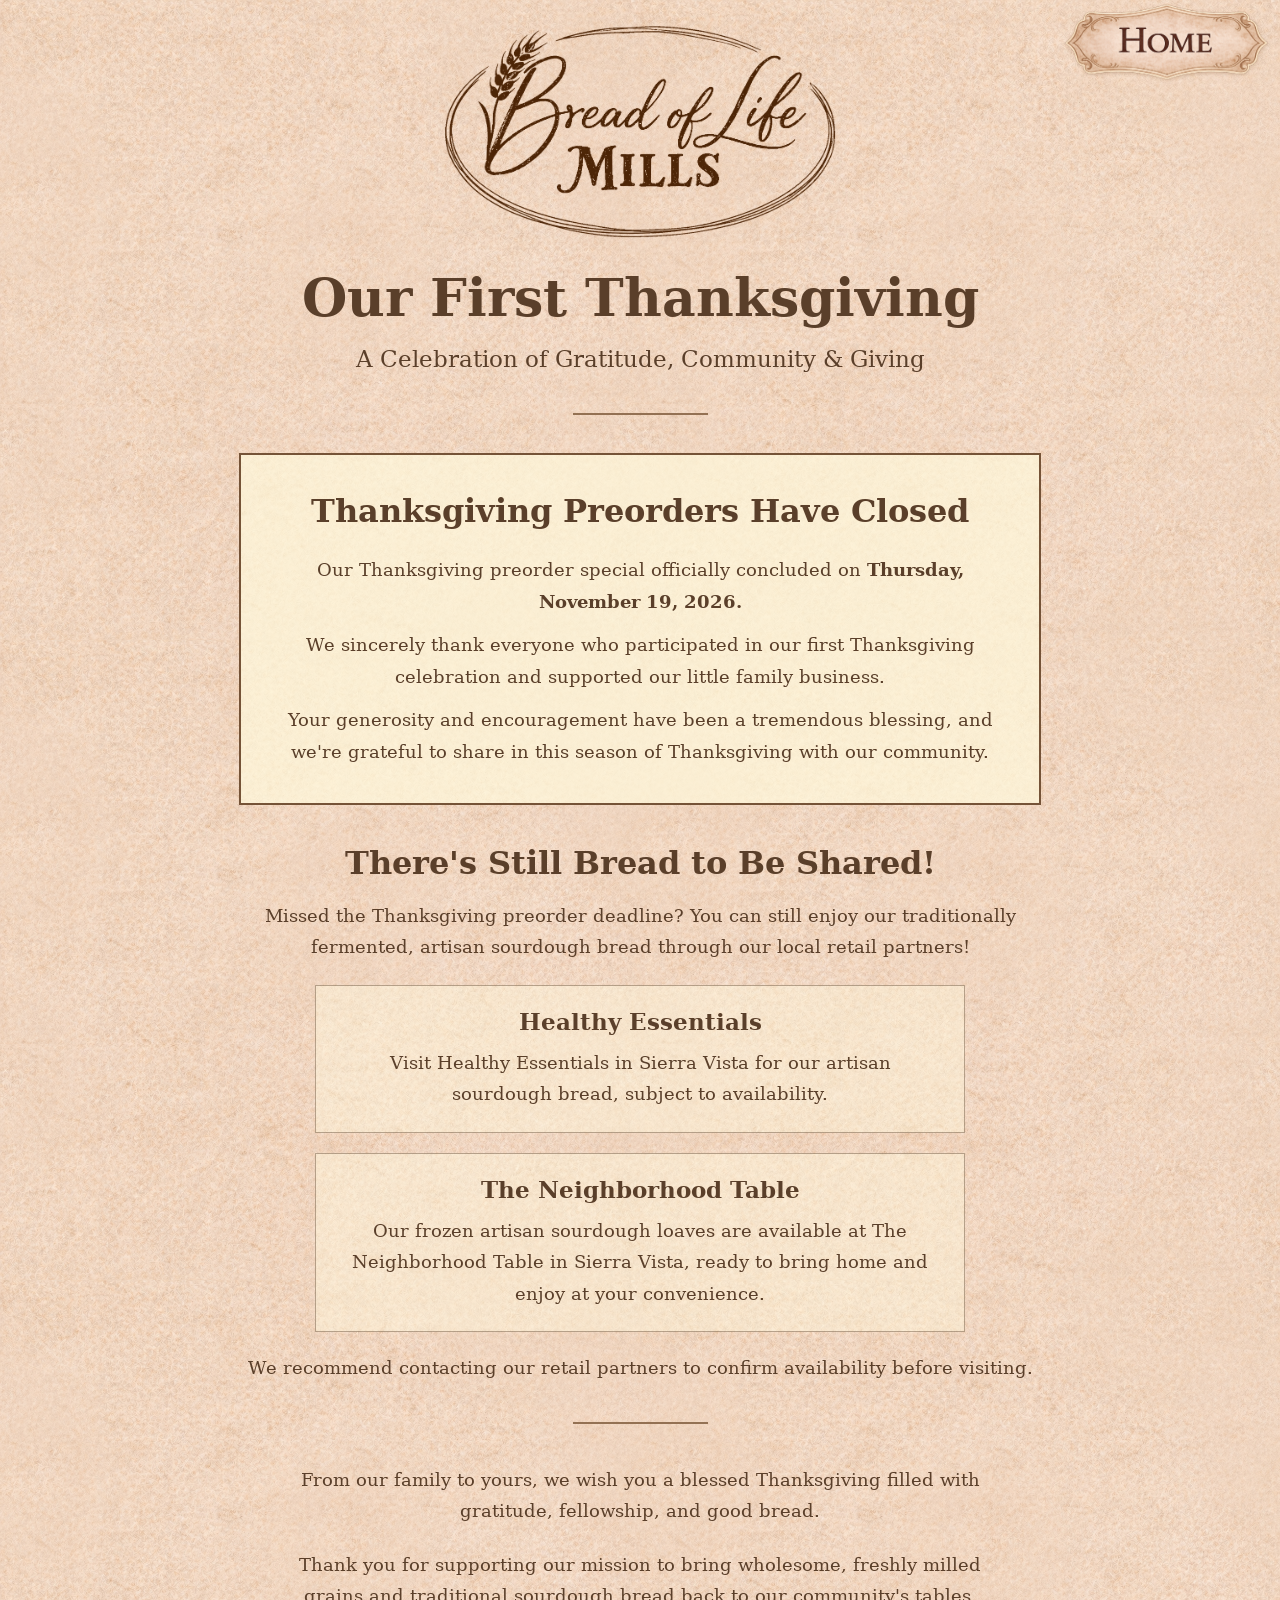
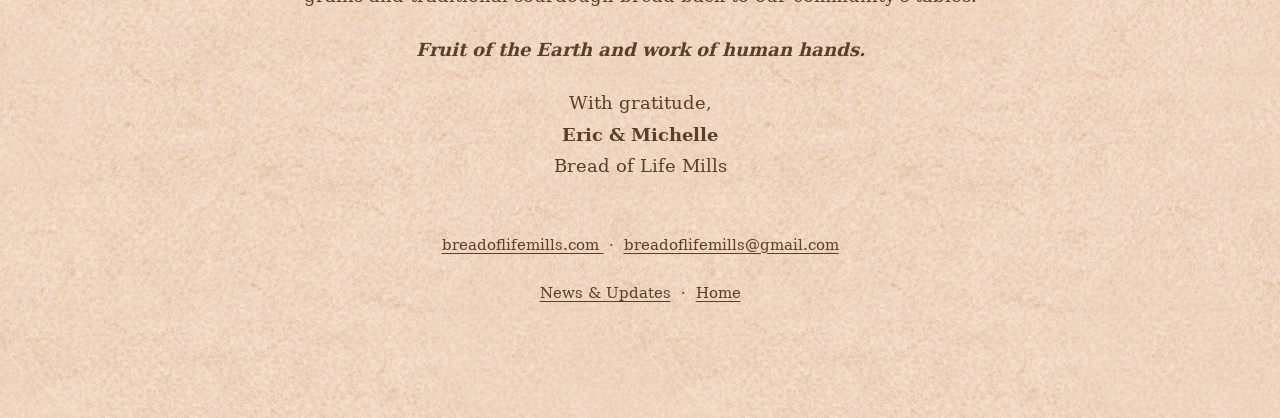
<file: thanksgiving.html>
<!DOCTYPE html>
<html lang="en">
<head>
  <meta charset="UTF-8">
  <meta name="viewport" content="width=device-width, initial-scale=1.0, viewport-fit=cover">

  <title>Thanksgiving Preorder Update | Bread of Life Mills</title>

  <meta name="description" content="Our Thanksgiving 2026 sourdough preorder special has concluded. Thank you for your support! Find Bread of Life Mills artisan sourdough at Healthy Essentials and The Neighborhood Table.">

  <link rel="canonical" href="https://breadoflifemills.com/thanksgiving">

  <meta property="og:type" content="website">
  <meta property="og:site_name" content="Bread of Life Mills">
  <meta property="og:title" content="Thanksgiving Preorder Update | Bread of Life Mills">
  <meta property="og:description" content="Our Thanksgiving preorders have closed, but our artisan sourdough is still available through our local retail partners.">
  <meta property="og:url" content="https://breadoflifemills.com/thanksgiving">
  <meta property="og:image" content="https://breadoflifemills.com/shop-baked-hero.png?v=2">
  <meta property="og:image:alt" content="Bread of Life Mills artisan baked goods">

  <link rel="stylesheet" href="/styles.css">

  <style>
    /* Original newsletter font definitions */
    @font-face {
      font-family: 'DejaVu Serif';
      src: url('/DejaVuSerif.woff2?v=2') format('woff2');
      font-weight: 400;
      font-style: normal;
      font-display: swap;
    }

    @font-face {
      font-family: 'DejaVu Serif';
      src: url('/DejaVuSerif-Bold.woff2') format('woff2');
      font-weight: 700;
      font-style: normal;
      font-display: swap;
    }

    :root {
      color-scheme: light;
    }

    /* Original newsletter background and typography */
    body {
      margin: 0;
      padding: 0;
      background: url('/parchment_tile.jpg') repeat top left;
      background-size: 50%;
      color: #5a3f2a;
      font-family: 'DejaVu Serif', Georgia, serif;
      overflow-x: hidden;
    }

    main {
      max-width: 850px;
      margin: auto;
      padding: 20px 24px 90px;
      box-sizing: border-box;
    }

    /* EXACT logo settings from supplied newsletter */
    .page-logo {
      display: block;
      width: 50%;
      height: auto;
      margin: 0 auto 24px;
    }

    h1 {
      font-size: clamp(34px, 5vw, 52px);
      text-align: center;
      margin: 20px 0 12px;
      line-height: 1.18;
    }

    .subtitle {
      font-size: clamp(18px, 2.3vw, 23px);
      line-height: 1.6;
      text-align: center;
      margin: 0 auto 35px;
      max-width: 710px;
    }

    .rule {
      width: 135px;
      height: 2px;
      background: #937153;
      margin: 25px auto 38px;
    }

    h2 {
      font-size: clamp(24px, 3.2vw, 32px);
      line-height: 1.3;
      margin: 15px 0;
    }

    h3 {
      font-size: 23px;
      margin: 20px 0 10px;
    }

    p {
      font-size: 18px;
      line-height: 1.75;
      margin: 0 0 22px;
    }

    a {
      color: #5a3f2a;
      text-underline-offset: 3px;
    }

    a:hover {
      color: #8a5e3a;
    }

    /* Original newsletter promotional box styling */
    .promo {
      background: rgba(255,248,220,.72);
      border: 2px solid #755337;
      padding: 24px;
      text-align: center;
      margin: 28px 0 36px;
    }

    .promo h2 {
      margin: 12px 0 22px;
    }

    .promo p {
      margin: 12px 0;
    }

    /* Retail availability section */
    .retail-section {
      text-align: center;
      margin: 38px auto;
    }

    .retail-card {
      border: 1px solid rgba(90,63,42,.42);
      background: rgba(255,248,220,.43);
      padding: 22px 30px;
      margin: 20px auto;
      max-width: 650px;
      box-sizing: border-box;
    }

    .retail-card h3 {
      margin: 0 0 12px;
    }

    .retail-card p {
      margin: 0;
    }

    .closing {
      text-align: center;
      max-width: 700px;
      margin: 40px auto 0;
    }

    /* Original newsletter footer */
    footer {
      margin-top: 50px;
      text-align: center;
      font-size: 14px;
      line-height: 1.8;
    }

    footer p {
      font-size: 15px;
    }

    /* Original floating Home button */
    .floating-home-button {
      z-index: 9999;
    }

    .floating-home-button img {
      max-width: 100%;
      height: auto;
    }

    /* Original mobile settings, with new box adjustments */
    @media (max-width: 768px) {
      body {
        background-size: 100%;
      }

      main {
        padding: 90px 16px 65px;
      }

      p {
        font-size: 17px;
      }

      .promo {
        padding: 22px 16px;
      }

      .retail-card {
        padding: 20px 16px;
      }
    }
  </style>
</head>

<body>

  <!-- Original newsletter Home button -->
  <a href="/" class="floating-home-button" aria-label="Return to homepage">
    <img
      src="/Home-Button-001.png?v=3"
      alt="Home"
      class="floating-home-button-image">
  </a>

  <main>

    <!-- Exact logo source and CSS class from newsletter -->
    <img
      src="/Logo-brown-transparent.png?v=2"
      alt="Bread of Life Mills Logo"
      class="page-logo">

    <h1>Our First Thanksgiving</h1>

    <p class="subtitle">
      A Celebration of Gratitude, Community &amp; Giving
    </p>

    <div class="rule"></div>

    <!-- Main preorder notice -->
    <section class="promo">

      <h2>Thanksgiving Preorders Have Closed</h2>

      <p>
        Our Thanksgiving preorder special officially
        concluded on
        <strong>Thursday, November 19, 2026.</strong>
      </p>

      <p>
        We sincerely thank everyone who participated
        in our first Thanksgiving celebration and
        supported our little family business.
      </p>

      <p>
        Your generosity and encouragement have been
        a tremendous blessing, and we're grateful
        to share in this season of Thanksgiving
        with our community.
      </p>

    </section>

    <!-- Local retail options -->
    <section class="retail-section">

      <h2>There's Still Bread to Be Shared!</h2>

      <p>
        Missed the Thanksgiving preorder deadline?
        You can still enjoy our traditionally fermented,
        artisan sourdough bread through our
        local retail partners!
      </p>

      <div class="retail-card">

        <h3>Healthy Essentials</h3>

        <p>
          Visit Healthy Essentials in Sierra Vista
          for our artisan sourdough bread,
          subject to availability.
        </p>

      </div>

      <div class="retail-card">

        <h3>The Neighborhood Table</h3>

        <p>
          Our frozen artisan sourdough loaves
          are available at The Neighborhood Table
          in Sierra Vista, ready to bring home
          and enjoy at your convenience.
        </p>

      </div>

      <p>
        We recommend contacting our retail partners
        to confirm availability before visiting.
      </p>

    </section>

    <div class="rule"></div>

    <!-- Thanksgiving closing -->
    <section class="closing">

      <p>
        From our family to yours, we wish you
        a blessed Thanksgiving filled with
        gratitude, fellowship, and good bread.
      </p>

      <p>
        Thank you for supporting our mission
        to bring wholesome, freshly milled grains
        and traditional sourdough bread
        back to our community's tables.
      </p>

      <p>
        <strong><em>
          Fruit of the Earth and work of human hands.
        </em></strong>
      </p>

      <p>
        With gratitude,<br>
        <strong>Eric &amp; Michelle</strong><br>
        Bread of Life Mills
      </p>

    </section>

    <!-- Original newsletter footer styling -->
    <footer>
      <p>
        <a href="https://breadoflifemills.com/">
          breadoflifemills.com
        </a>
        &nbsp;·&nbsp;
        <a href="mailto:breadoflifemills@gmail.com">
          breadoflifemills@gmail.com
        </a>
      </p>

      <p>
        <a href="/news.html">News &amp; Updates</a>
        &nbsp;·&nbsp;
        <a href="/">Home</a>
      </p>
    </footer>

  </main>

  <script src="/site-protection.js"></script>

  <!-- Original Cloudflare Web Analytics -->
  <script
    defer
    src="https://static.cloudflareinsights.com/beacon.min.js"
    data-cf-beacon='{"token":"fd24dbd3aaab4db3a75c03af469aac5a"}'>
  </script>

</body>
</html>
</file>
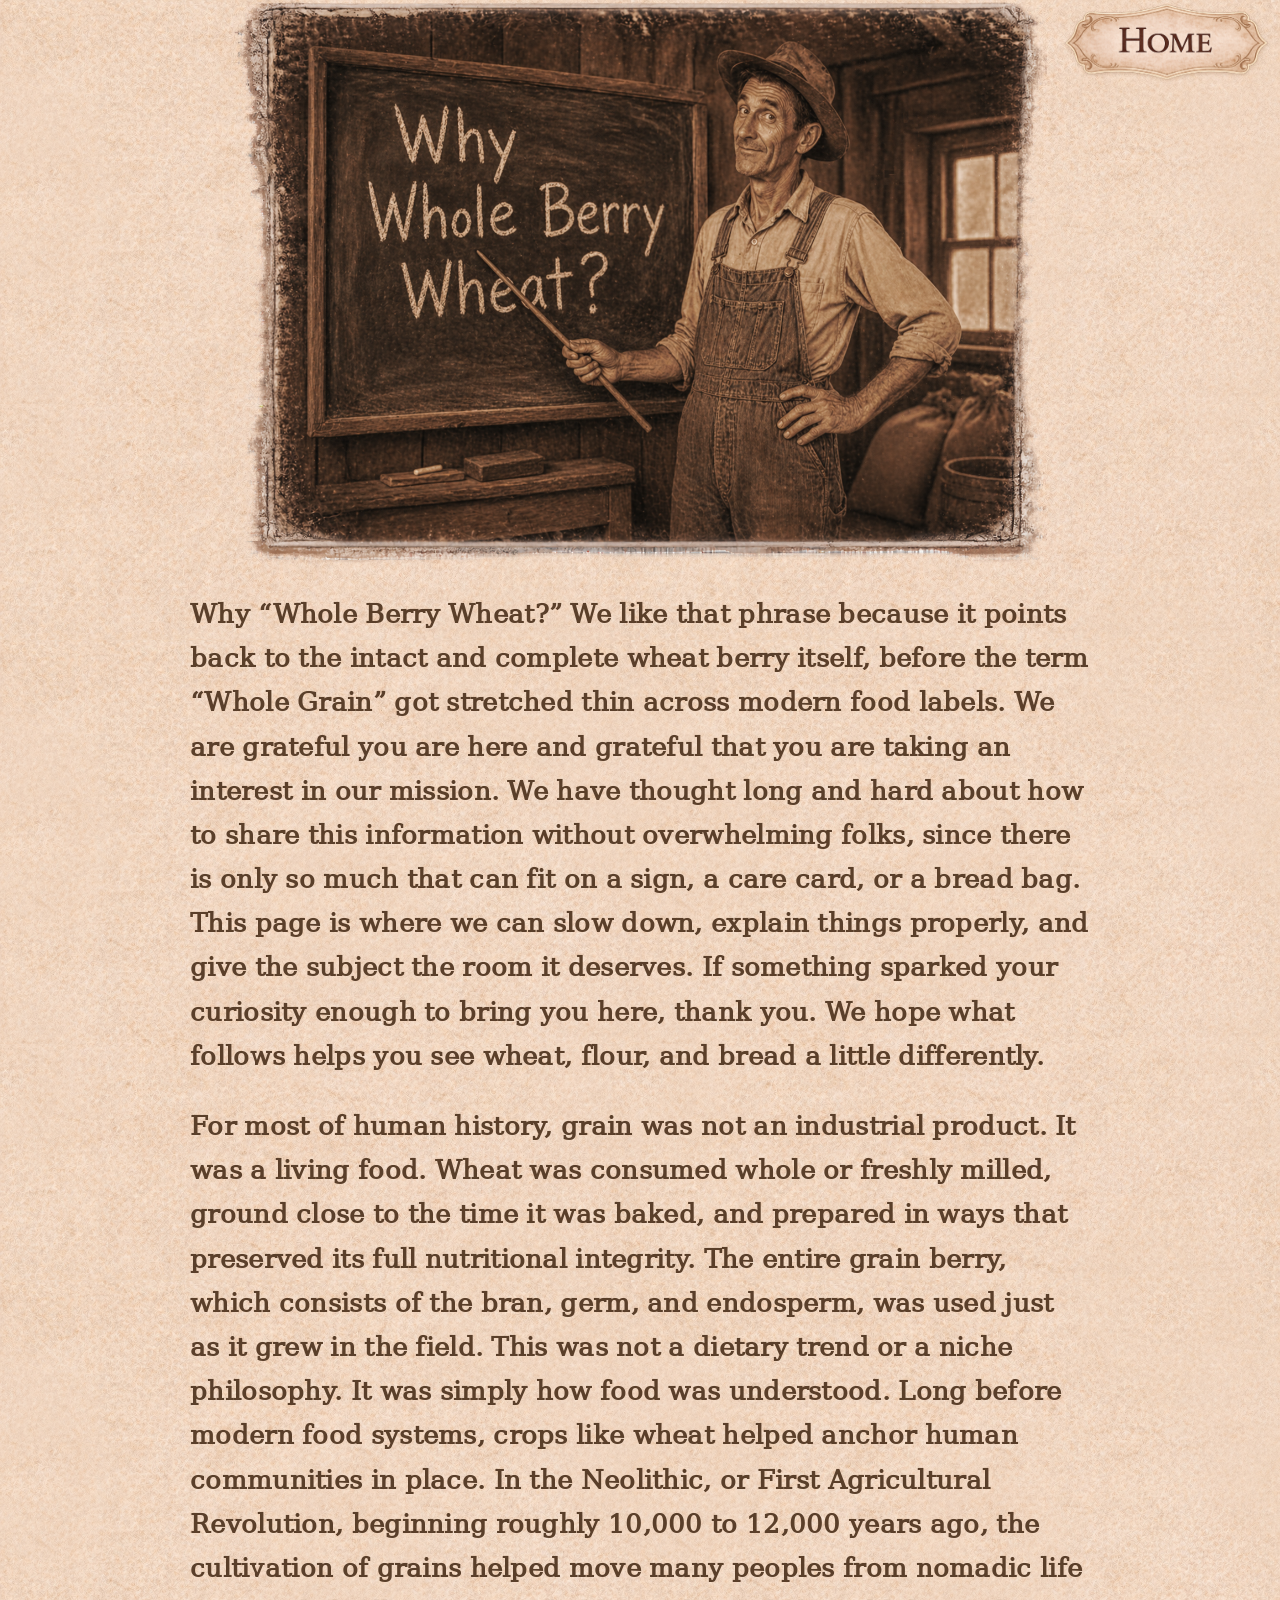
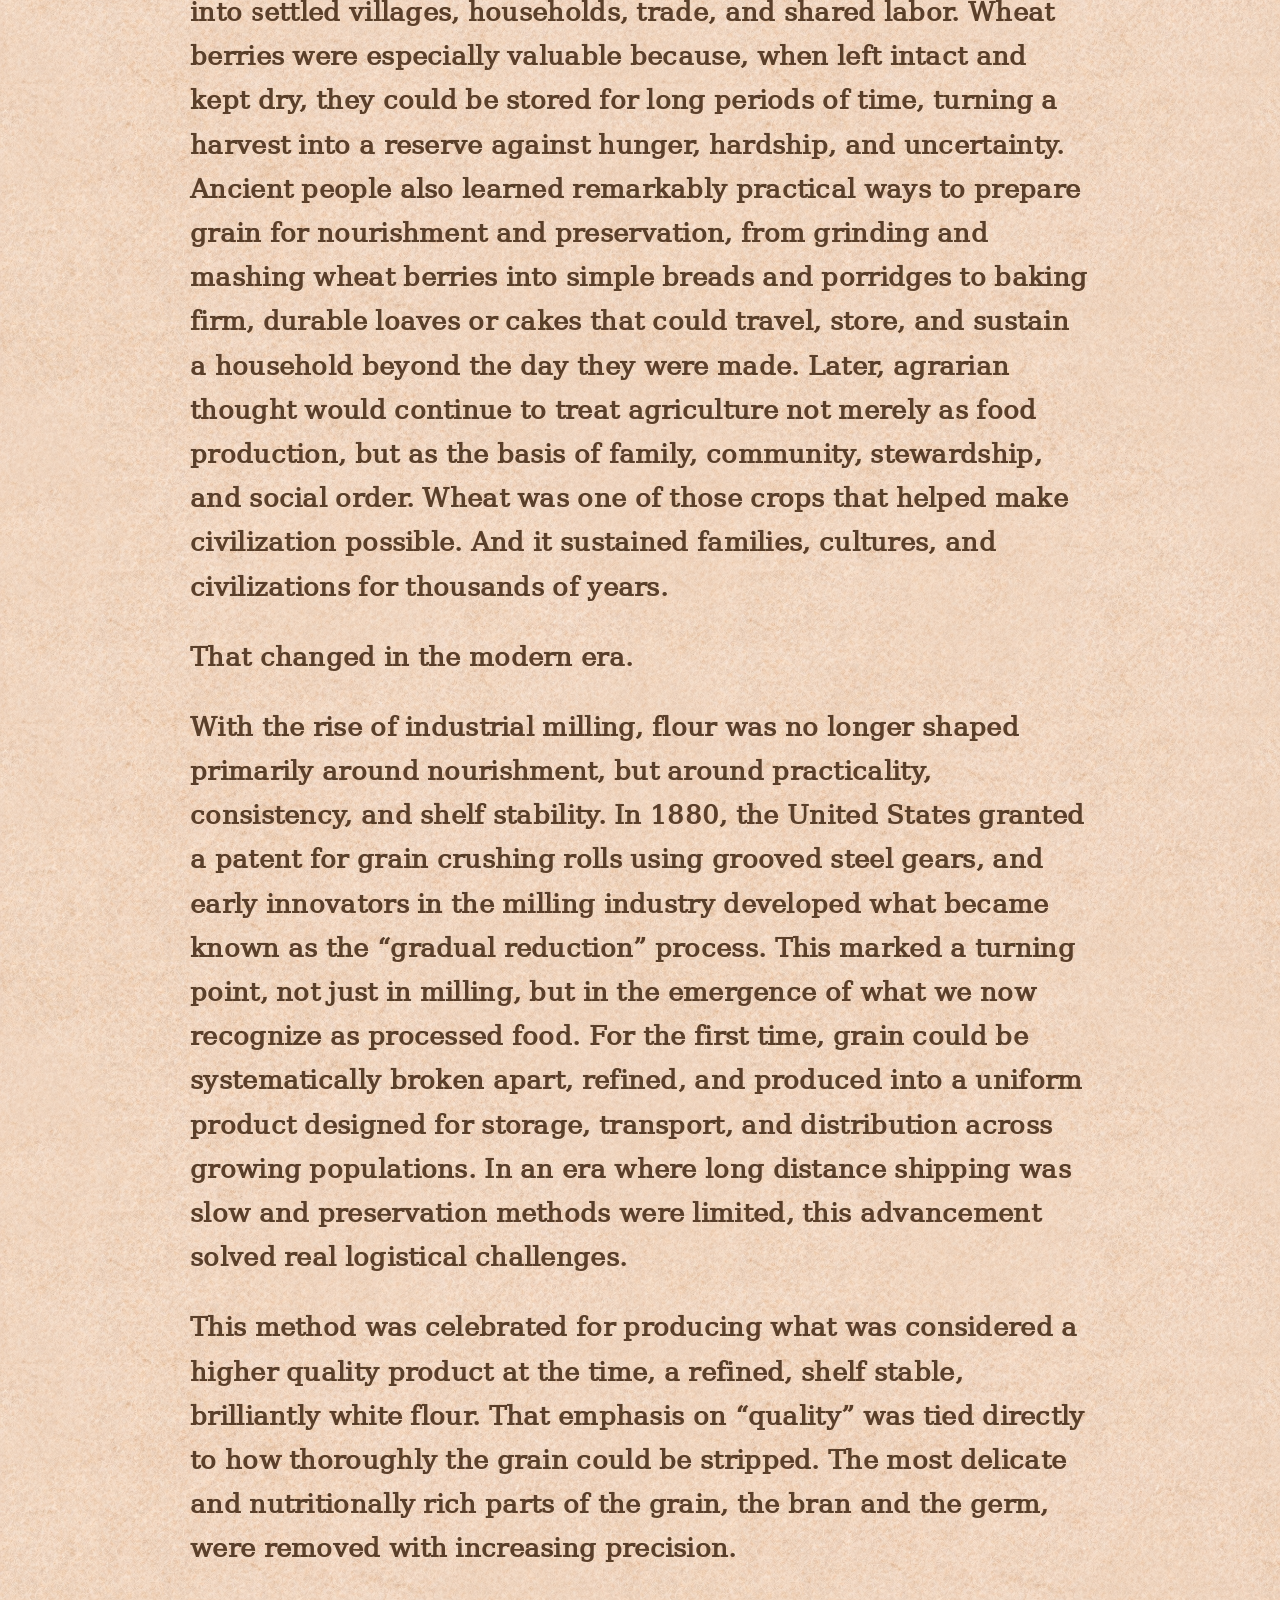
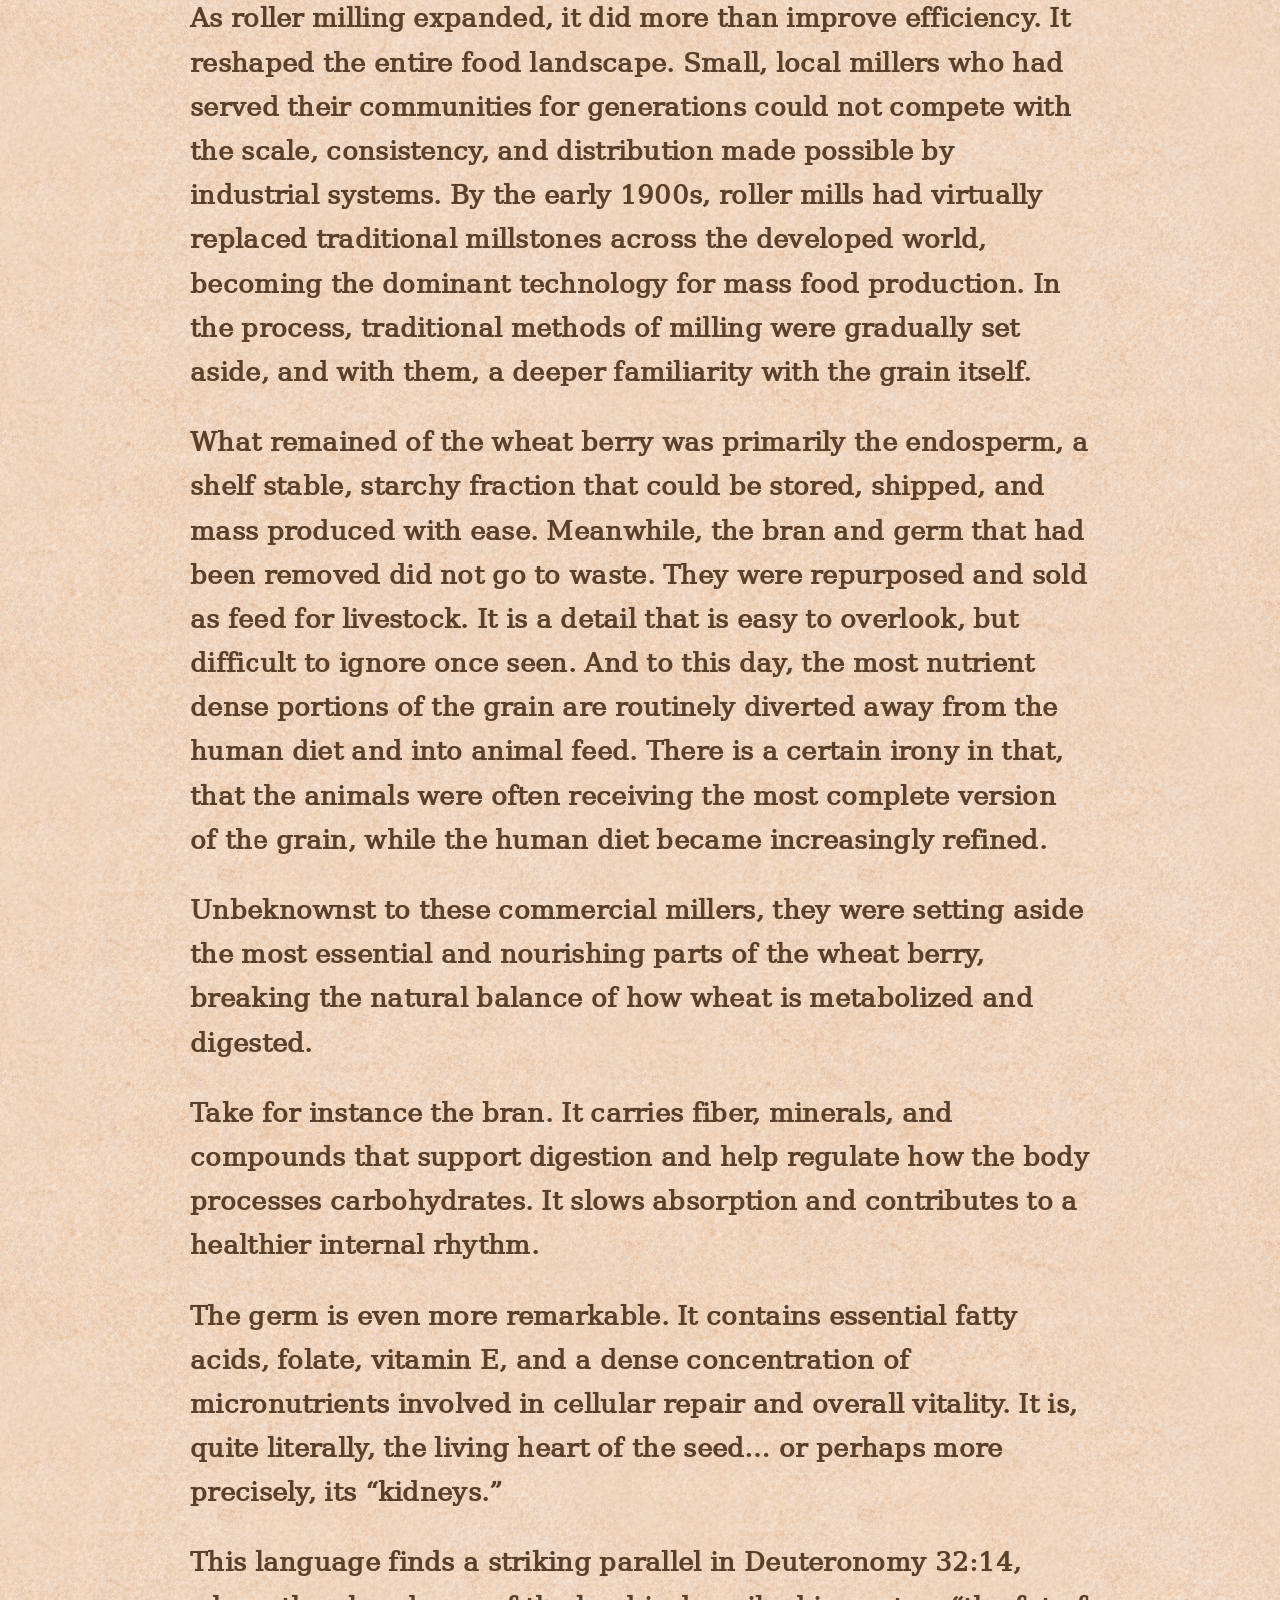
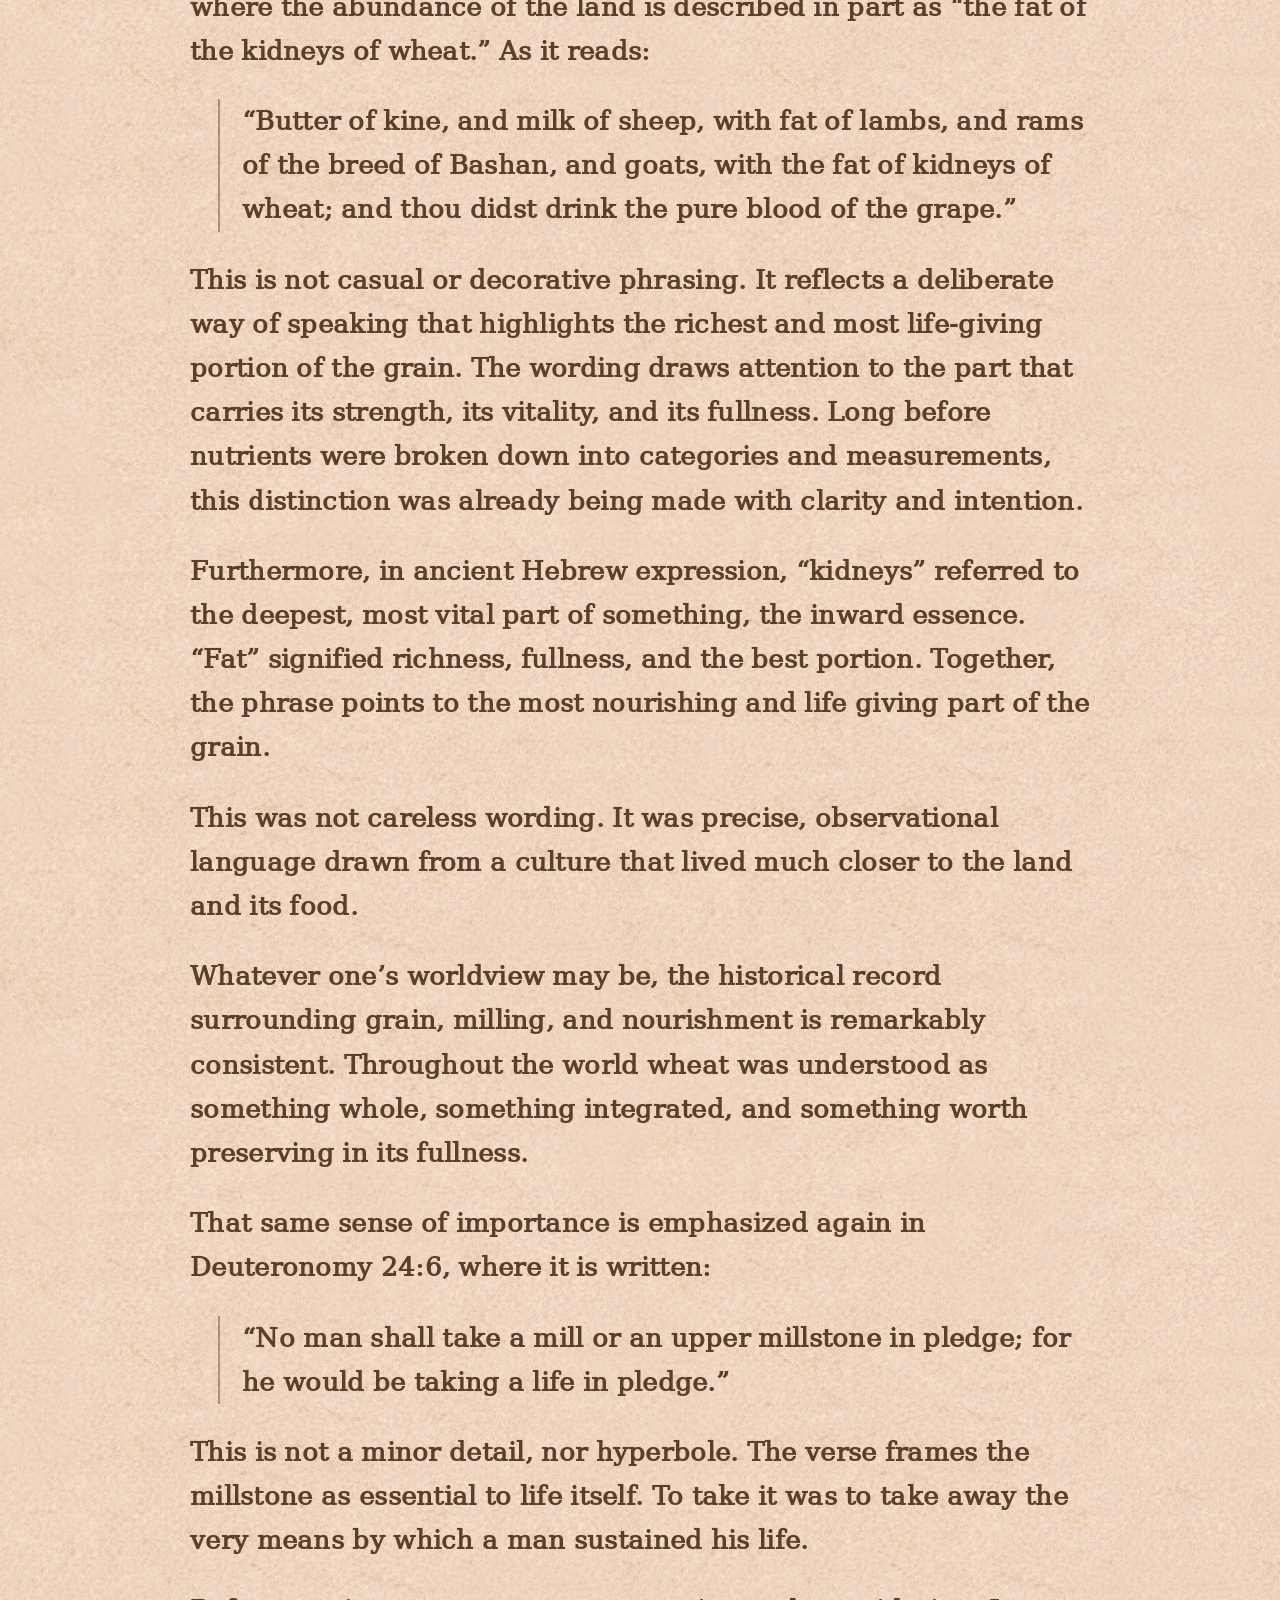
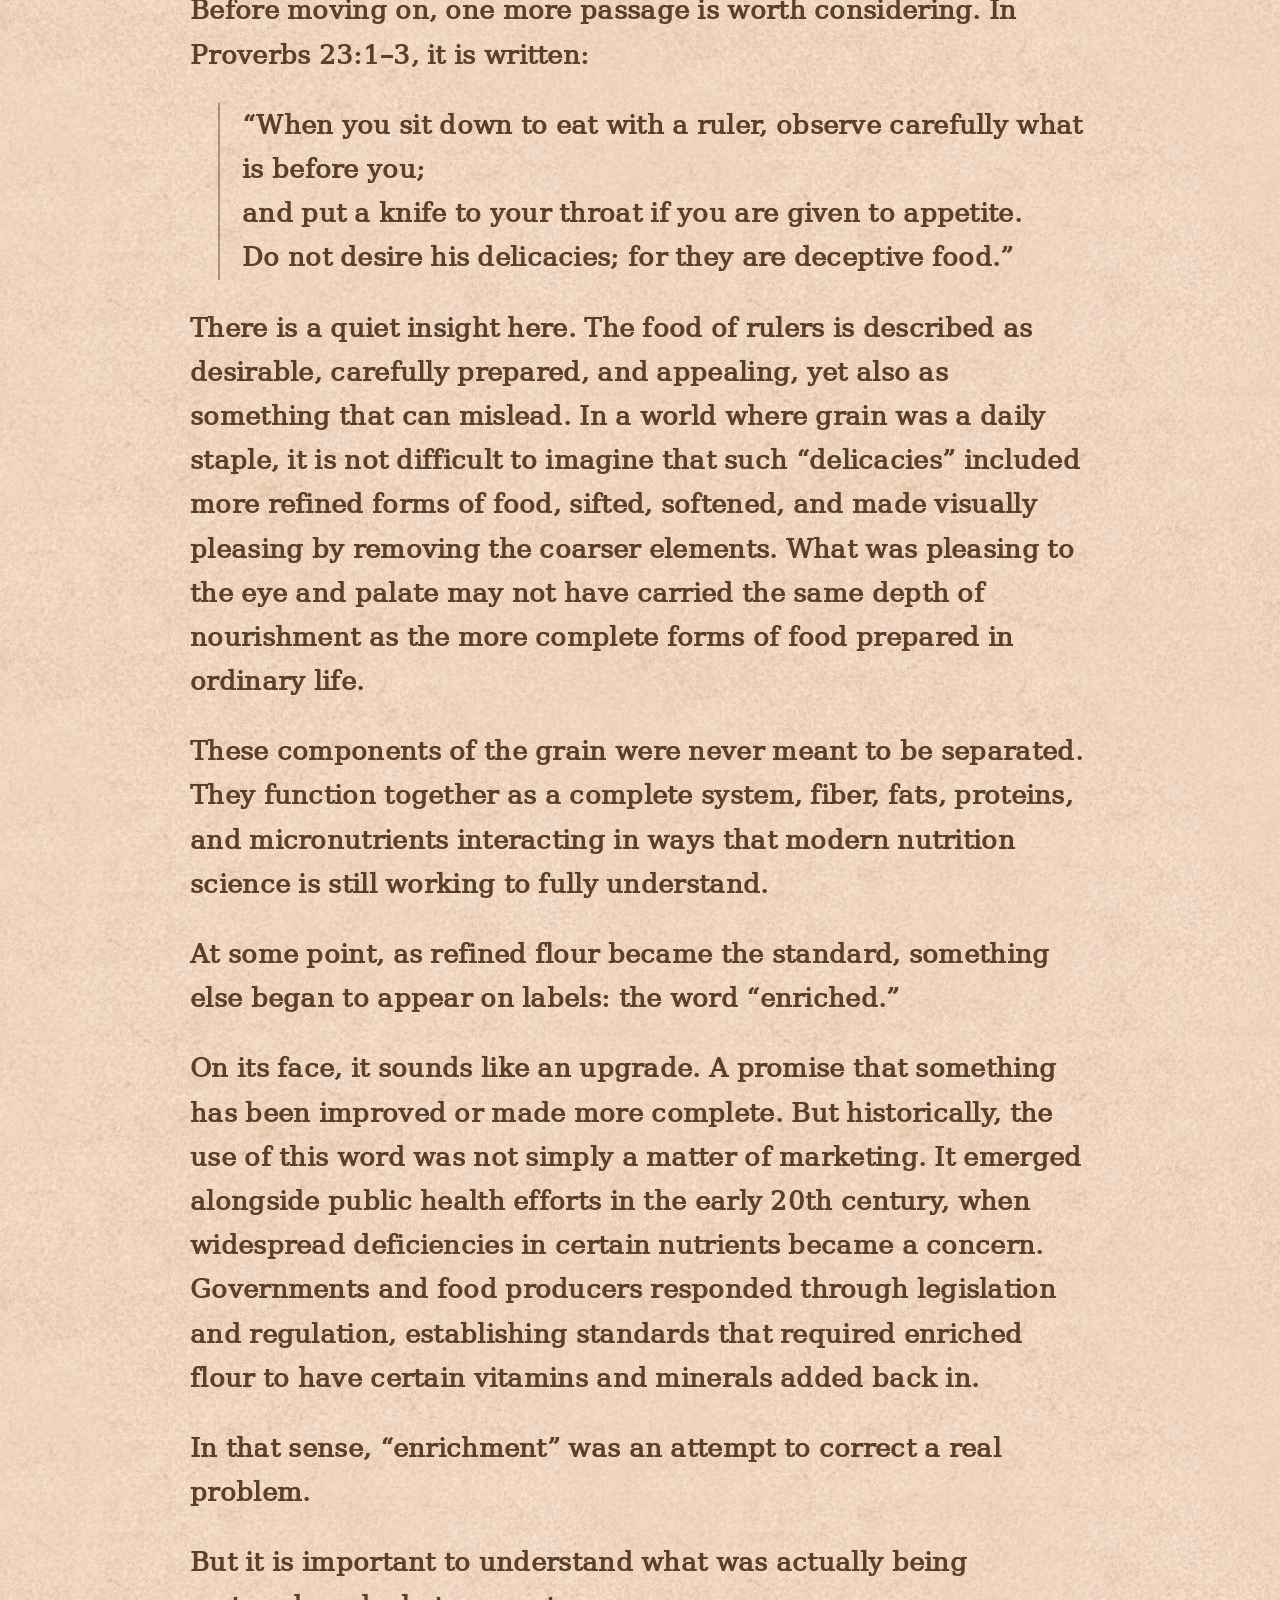
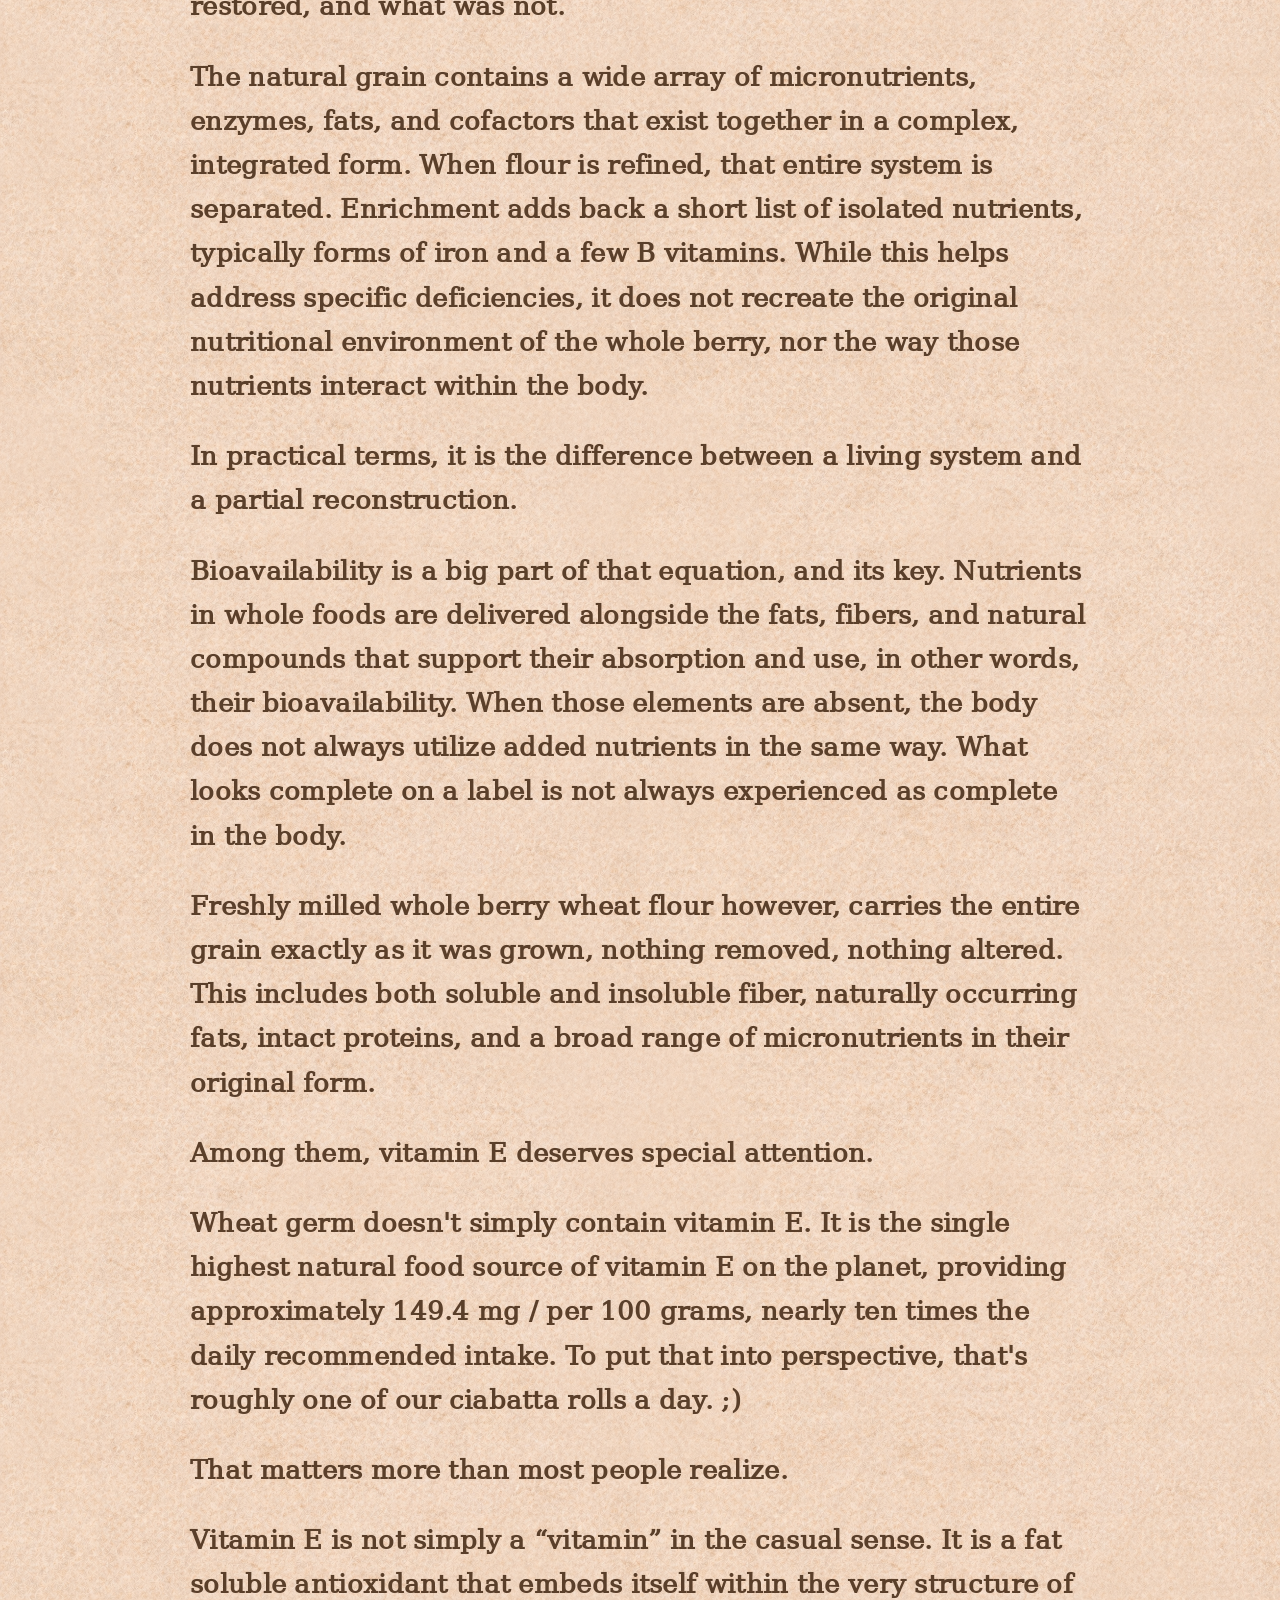
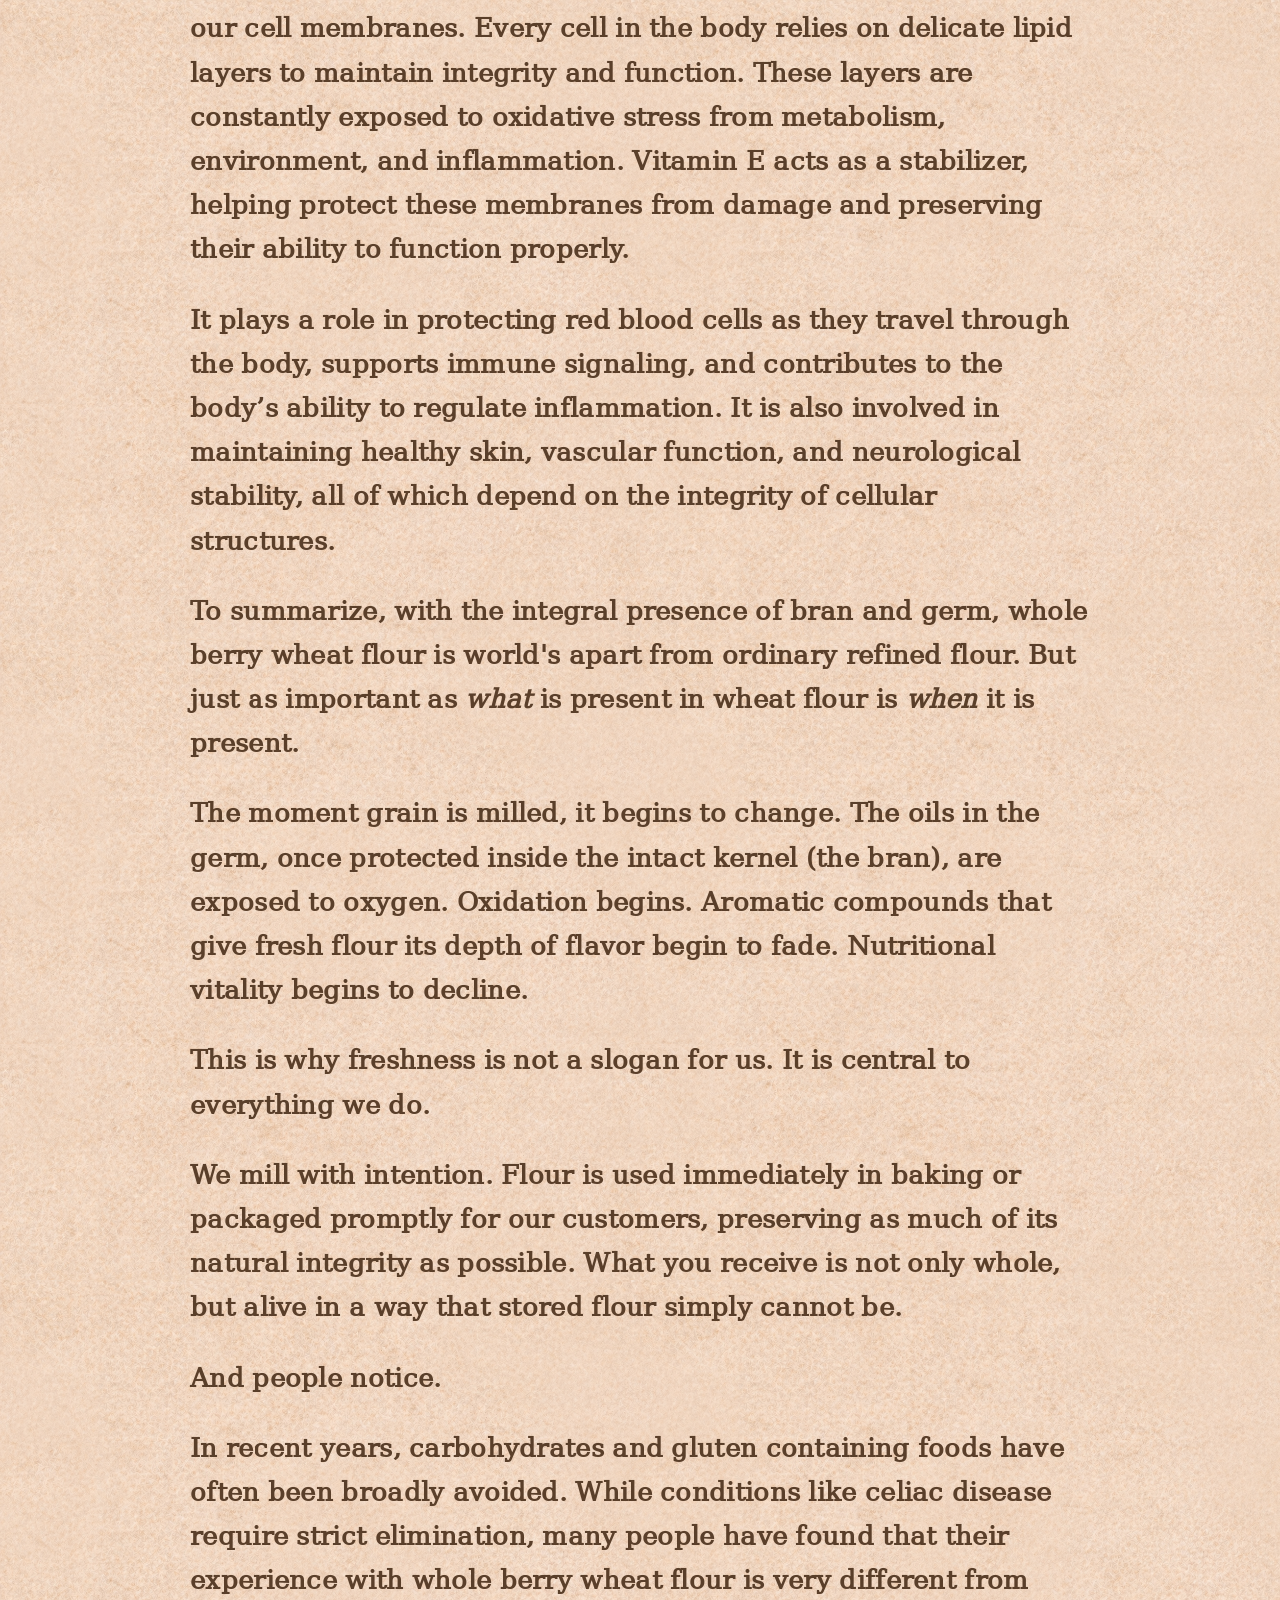
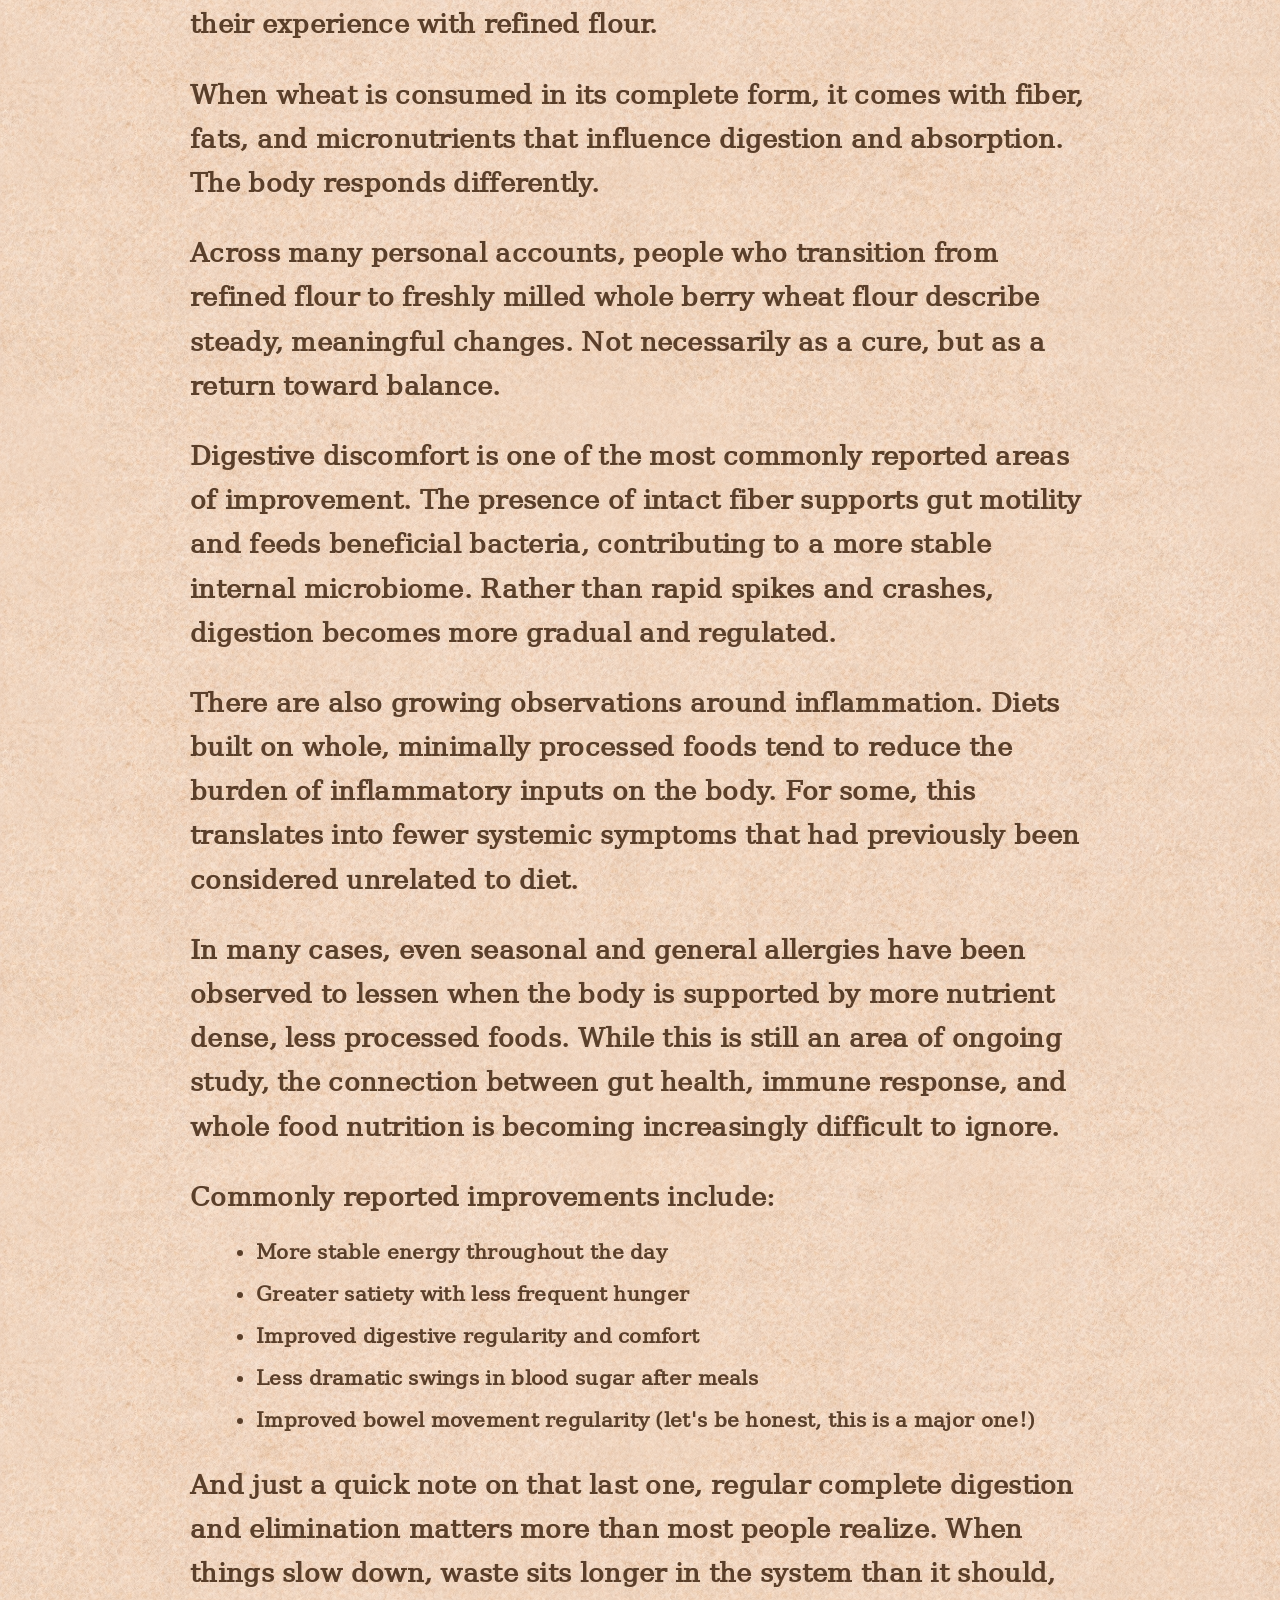
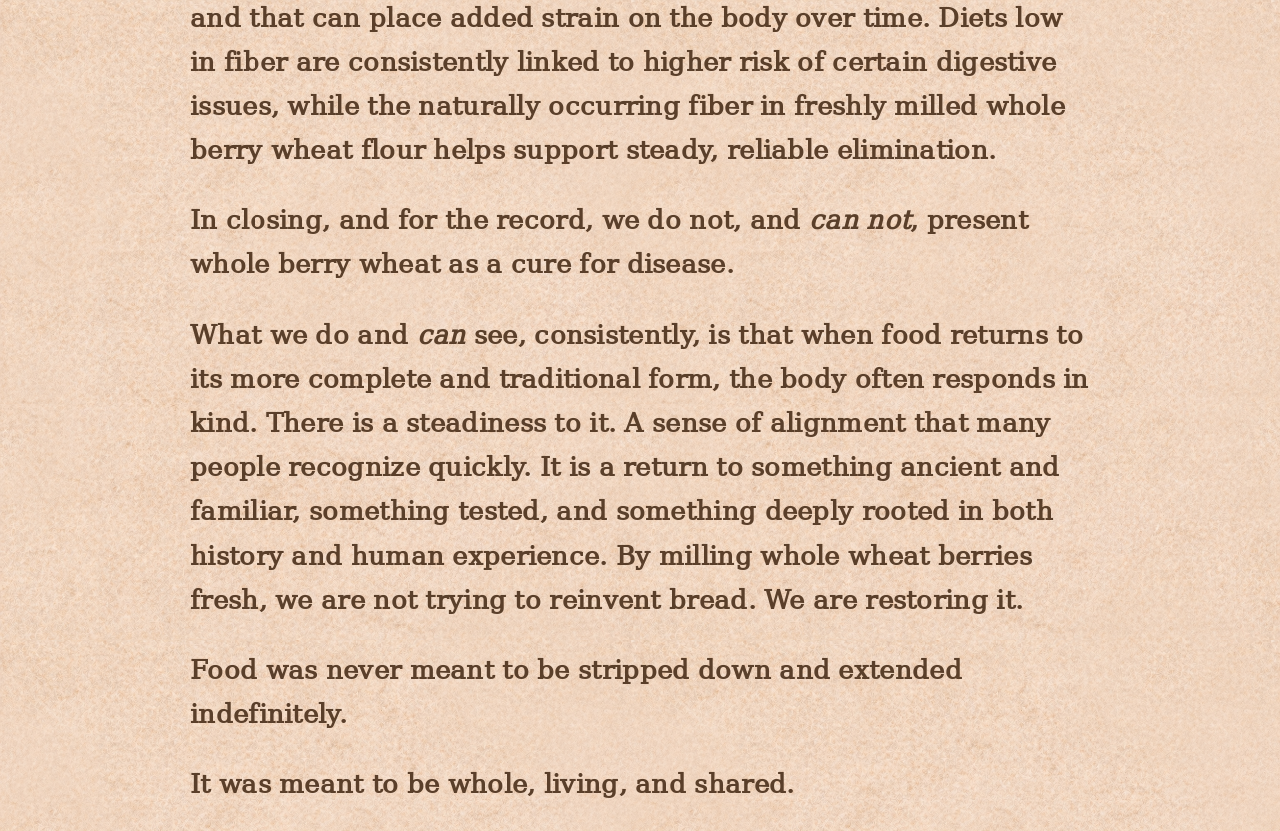
<file: why-wheat.html>
<!DOCTYPE html>
<html lang="en">
<head>
  <meta charset="UTF-8">
  <meta name="viewport" content="width=device-width, initial-scale=1.0, viewport-fit=cover">
  <title>Why Whole Wheat | Bread of Life Mills</title>

  <link rel="stylesheet" href="styles.css" />

  <style>
    @font-face {
      font-family: 'DejaVu Serif';
      src: url('DejaVuSerif.woff2?v=2') format('woff2');
      font-weight: normal;
      font-style: normal;
    }


    

    body {
      margin: 0;
      padding: 0;
      background-image: url('parchment_tile.jpg');
      background-repeat: repeat;
      background-position: top left;
      background-size: 50%;
      font-family: 'DejaVu Serif', serif;
      font-weight: normal;
      color: #5a3f2a;
      overflow-x: hidden;
    }

    .page-content {
      max-width: 900px;
      margin: 0 auto;
      padding: 0;
      box-sizing: border-box;
    }

    .hero-image {
      text-align: center;
      margin-bottom: 0;
    }

    .hero-image img {
      width: 100%;
      max-width: 813px;
      height: auto;
      display: block;
      margin: 0 auto;
    }

    h1 {
      margin: 0 0 8px 0;
      text-align: center;
      font-size: 42px;
      font-weight: 600;
      letter-spacing: 0.6px;
    }

  

    /* 🔥 THIS NOW WORKS PROPERLY */
    p {
      font-size: 26px;
      line-height: 1.7;
      margin-bottom: 24px;
      font-weight: 600;
      letter-spacing: 0.3px;
    }

    blockquote {
      margin: 0 0 24px 28px;
      padding-left: 22px;
      border-left: 2px solid rgba(90, 63, 42, 0.45);
      box-sizing: border-box;
    }

    blockquote p {
      margin-bottom: 0;
    }

    ul {
      font-size: 20px;
      line-height: 1.7;
      margin: -8px 0 24px 42px;
      padding-left: 24px;
      font-weight: 600;
      letter-spacing: 0.3px;
    }

    li {
      margin-bottom: 8px;
    }

    @media (max-width: 768px) {
      body {
        background-size: 100%;
      }

      .page-content {
        margin: 0 auto 10px auto;
        padding: 0 16px;
      }

      .hero-image {
        margin-top: 0;
        margin-bottom: 6px;
      }

      .hero-image img {
        width: 110%;
        max-width: none;
        height: auto;
        display: block;
        margin: 0;
        position: relative;
        left: 50%;
        transform: translateX(-50%);
      }

      h1 {
        font-size: 34px;
      }

      p {
        font-size: 18px;
        line-height: 1.65;
      }
    }


    /* Landscape mobile safeguard: prevents the browser from loading this page slightly zoomed-in
       when opened from the homepage while the phone is already sideways. */
    @media (max-width: 932px) and (max-height: 500px) and (orientation: landscape) {
      .hero-image img {
        width: 100%;
        max-width: 748px;
        height: auto;
        display: block;
        margin: 0 auto;
        position: static;
        left: auto;
        transform: none;
      }
    }
  </style>
</head>
<body>
  <div class="page-content">
    <div class="hero-image">
      <img src="why-wheat-bg-02.png?v=2" alt="Why Whole Wheat">
    </div>

    <h1></h1>

    <p>
Why “Whole Berry Wheat?” We like that phrase because it points back to the intact and complete wheat berry itself, before the term “Whole Grain” got stretched thin across modern food labels. We are grateful you are here and grateful that you are taking an interest in our mission. We have thought long and hard about how to share this information without overwhelming folks, since there is only so much that can fit on a sign, a care card, or a bread bag. This page is where we can slow down, explain things properly, and give the subject the room it deserves. If something sparked your curiosity enough to bring you here, thank you. We hope what follows helps you see wheat, flour, and bread a little differently.
</p>

    <p>
For most of human history, grain was not an industrial product. It was a living food. Wheat was consumed whole or freshly milled, ground close to the time it was baked, and prepared in ways that preserved its full nutritional integrity. The entire grain berry, which consists of the bran, germ, and endosperm, was used just as it grew in the field. This was not a dietary trend or a niche philosophy. It was simply how food was understood. Long before modern food systems, crops like wheat helped anchor human communities in place. In the Neolithic, or First Agricultural Revolution, beginning roughly 10,000 to 12,000 years ago, the cultivation of grains helped move many peoples from nomadic life into settled villages, households, trade, and shared labor. Wheat berries were especially valuable because, when left intact and kept dry, they could be stored for long periods of time, turning a harvest into a reserve against hunger, hardship, and uncertainty. Ancient people also learned remarkably practical ways to prepare grain for nourishment and preservation, from grinding and mashing wheat berries into simple breads and porridges to baking firm, durable loaves or cakes that could travel, store, and sustain a household beyond the day they were made. Later, agrarian thought would continue to treat agriculture not merely as food production, but as the basis of family, community, stewardship, and social order. Wheat was one of those crops that helped make civilization possible. And it sustained families, cultures, and civilizations for thousands of years.
</p>

<p>
That changed in the modern era.
</p>

<p>
With the rise of industrial milling, flour was no longer shaped primarily around nourishment, but around practicality, consistency, and shelf stability. In 1880, the United States granted a patent for grain crushing rolls using grooved steel gears, and early innovators in the milling industry developed what became known as the “gradual reduction” process. This marked a turning point, not just in milling, but in the emergence of what we now recognize as processed food. For the first time, grain could be systematically broken apart, refined, and produced into a uniform product designed for storage, transport, and distribution across growing populations. In an era where long distance shipping was slow and preservation methods were limited, this advancement solved real logistical challenges.
</p>

<p>
This method was celebrated for producing what was considered a higher quality product at the time, a refined, shelf stable, brilliantly white flour. That emphasis on “quality” was tied directly to how thoroughly the grain could be stripped. The most delicate and nutritionally rich parts of the grain, the bran and the germ, were removed with increasing precision.
</p>

<p>
As roller milling expanded, it did more than improve efficiency. It reshaped the entire food landscape. Small, local millers who had served their communities for generations could not compete with the scale, consistency, and distribution made possible by industrial systems. By the early 1900s, roller mills had virtually replaced traditional millstones across the developed world, becoming the dominant technology for mass food production. In the process, traditional methods of milling were gradually set aside, and with them, a deeper familiarity with the grain itself.
</p>

<p>
What remained of the wheat berry was primarily the endosperm, a shelf stable, starchy fraction that could be stored, shipped, and mass produced with ease. Meanwhile, the bran and germ that had been removed did not go to waste. They were repurposed and sold as feed for livestock. It is a detail that is easy to overlook, but difficult to ignore once seen. And to this day, the most nutrient dense portions of the grain are routinely diverted away from the human diet and into animal feed. There is a certain irony in that, that the animals were often receiving the most complete version of the grain, while the human diet became increasingly refined.
</p>

<p>
Unbeknownst to these commercial millers, they were setting aside the most essential and nourishing parts of the wheat berry, breaking the natural balance of how wheat is metabolized and digested.
</p>

<p>
Take for instance the bran. It carries fiber, minerals, and compounds that support digestion and help regulate how the body processes carbohydrates. It slows absorption and contributes to a healthier internal rhythm.
</p>

<p>
The germ is even more remarkable. It contains essential fatty acids, folate, vitamin E, and a dense concentration of micronutrients involved in cellular repair and overall vitality. It is, quite literally, the living heart of the seed… or perhaps more precisely, its “kidneys.”
</p>

<p>
This language finds a striking parallel in <strong>Deuteronomy 32:14</strong>, where the abundance of the land is described in part as “the fat of the kidneys of wheat.” As it reads:
</p>

<blockquote>
  <p>
“Butter of kine, and milk of sheep, with fat of lambs, and rams of the breed of Bashan, and goats, with the <strong>fat of kidneys of wheat</strong>; and thou didst drink the pure blood of the grape.”
  </p>
</blockquote>

<p>
This is not casual or decorative phrasing. It reflects a deliberate way of speaking that highlights the richest and most life-giving portion of the grain. The wording draws attention to the part that carries its strength, its vitality, and its fullness. Long before nutrients were broken down into categories and measurements, this distinction was already being made with clarity and intention.
</p>

<p>
Furthermore, in ancient Hebrew expression, “kidneys” referred to the deepest, most vital part of something, the inward essence. “Fat” signified richness, fullness, and the best portion. Together, the phrase points to the most nourishing and life giving part of the grain.
</p>

<p>
This was not careless wording. It was precise, observational language drawn from a culture that lived much closer to the land and its food.
</p>

<p>
Whatever one’s worldview may be, the historical record surrounding grain, milling, and nourishment is remarkably consistent. Throughout the world wheat was understood as something whole, something integrated, and something worth preserving in its fullness.
</p>

<p>
That same sense of importance is emphasized again in <strong>Deuteronomy 24:6</strong>, where it is written:
</p>

<blockquote>
  <p>
“No man shall take a mill or an upper millstone in pledge; for he would be taking a life in pledge.”
  </p>
</blockquote>

<p>
This is not a minor detail, nor hyperbole. The verse frames the millstone as essential to life itself. To take it was to take away the very means by which a man sustained his life.
</p>

<p>
Before moving on, one more passage is worth considering. In <strong>Proverbs 23:1–3</strong>, it is written:
</p>

<blockquote>
  <p>
“When you sit down to eat with a ruler, observe carefully what is before you;<br>
and put a knife to your throat if you are given to appetite.<br>
Do not desire his delicacies; for they are deceptive food.”
  </p>
</blockquote>

<p>
There is a quiet insight here. The food of rulers is described as desirable, carefully prepared, and appealing, yet also as something that can mislead. In a world where grain was a daily staple, it is not difficult to imagine that such “delicacies” included more refined forms of food, sifted, softened, and made visually pleasing by removing the coarser elements. What was pleasing to the eye and palate may not have carried the same depth of nourishment as the more complete forms of food prepared in ordinary life.
</p>

<p>
These components of the grain were never meant to be separated. They function together as a complete system, fiber, fats, proteins, and micronutrients interacting in ways that modern nutrition science is still working to fully understand.
</p>

<p>
At some point, as refined flour became the standard, something else began to appear on labels: the word “enriched.”
</p>

<p>
On its face, it sounds like an upgrade. A promise that something has been improved or made more complete. But historically, the use of this word was not simply a matter of marketing. It emerged alongside public health efforts in the early 20th century, when widespread deficiencies in certain nutrients became a concern. Governments and food producers responded through legislation and regulation, establishing standards that required enriched flour to have certain vitamins and minerals added back in.
</p>

<p>
In that sense, “enrichment” was an attempt to correct a real problem.
</p>

<p>
But it is important to understand what was actually being restored, and what was not.
</p>

<p>
The natural grain contains a wide array of micronutrients, enzymes, fats, and cofactors that exist together in a complex, integrated form. When flour is refined, that entire system is separated. Enrichment adds back a short list of isolated nutrients, typically forms of iron and a few B vitamins. While this helps address specific deficiencies, it does not recreate the original nutritional environment of the whole berry, nor the way those nutrients interact within the body.
</p>

<p>
In practical terms, it is the difference between a living system and a partial reconstruction.
</p>

<p>
Bioavailability is a big part of that equation, and its key. Nutrients in whole foods are delivered alongside the fats, fibers, and natural compounds that support their absorption and use, in other words, their bioavailability. When those elements are absent, the body does not always utilize added nutrients in the same way. What looks complete on a label is not always experienced as complete in the body.
</p>

<p>
Freshly milled whole berry wheat flour however, carries the entire grain exactly as it was grown, nothing removed, nothing altered. This includes both soluble and insoluble fiber, naturally occurring fats, intact proteins, and a broad range of micronutrients in their original form.
</p>

<p>
Among them, vitamin E deserves special attention.
</p>

<p>
Wheat germ doesn't simply contain vitamin E. <strong>It is the single highest natural food source of vitamin E on the planet</strong>, providing approximately 149.4 mg / per 100 grams, nearly ten times the daily recommended intake. To put that into perspective, that's roughly one of our ciabatta rolls a day. ;)
</p>

<p>
That matters more than most people realize.
</p>

<p>
Vitamin E is not simply a “vitamin” in the casual sense. It is a fat soluble antioxidant that embeds itself within the very structure of our cell membranes. Every cell in the body relies on delicate lipid layers to maintain integrity and function. These layers are constantly exposed to oxidative stress from metabolism, environment, and inflammation. Vitamin E acts as a stabilizer, helping protect these membranes from damage and preserving their ability to function properly.
</p>

<p>
It plays a role in protecting red blood cells as they travel through the body, supports immune signaling, and contributes to the body’s ability to regulate inflammation. It is also involved in maintaining healthy skin, vascular function, and neurological stability, all of which depend on the integrity of cellular structures.
</p>

<p>
To summarize, with the integral presence of bran and germ, whole berry wheat flour is world's apart from ordinary refined flour. But just as important as <em>what</em> is present in wheat flour is <em>when</em> it is present.
</p>

<p>
The moment grain is milled, it begins to change. The oils in the germ, once protected inside the intact kernel (the bran), are exposed to oxygen. Oxidation begins. Aromatic compounds that give fresh flour its depth of flavor begin to fade. Nutritional vitality begins to decline.
</p>

<p>
This is why freshness is not a slogan for us. It is central to everything we do.
</p>

<p>
We mill with intention. Flour is used immediately in baking or packaged promptly for our customers, preserving as much of its natural integrity as possible. What you receive is not only whole, but alive in a way that stored flour simply cannot be.
</p>

<p>
And people notice.
</p>

<p>
In recent years, carbohydrates and gluten containing foods have often been broadly avoided. While conditions like celiac disease require strict elimination, many people have found that their experience with whole berry wheat flour is very different from their experience with refined flour.
</p>

<p>
When wheat is consumed in its complete form, it comes with fiber, fats, and micronutrients that influence digestion and absorption. The body responds differently.
</p>

<p>
Across many personal accounts, people who transition from refined flour to freshly milled whole berry wheat flour describe steady, meaningful changes. Not necessarily as a cure, but as a return toward balance.
</p>

<p>
Digestive discomfort is one of the most commonly reported areas of improvement. The presence of intact fiber supports gut motility and feeds beneficial bacteria, contributing to a more stable internal microbiome. Rather than rapid spikes and crashes, digestion becomes more gradual and regulated.
</p>

<p>
There are also growing observations around inflammation. Diets built on whole, minimally processed foods tend to reduce the burden of inflammatory inputs on the body. For some, this translates into fewer systemic symptoms that had previously been considered unrelated to diet.
</p>

<p>
In many cases, even seasonal and general allergies have been observed to lessen when the body is supported by more nutrient dense, less processed foods. While this is still an area of ongoing study, the connection between gut health, immune response, and whole food nutrition is becoming increasingly difficult to ignore.
</p>

<p>
Commonly reported improvements include:
</p>

<ul>
  <li>More stable energy throughout the day</li>
  <li>Greater satiety with less frequent hunger</li>
  <li>Improved digestive regularity and comfort</li>
  <li>Less dramatic swings in blood sugar after meals</li>
  <li>Improved bowel movement regularity (let's be honest, this is a major one!)</li>
</ul>

<p>
And just a quick note on that last one, regular complete digestion and elimination matters more than most people realize. When things slow down, waste sits longer in the system than it should, and that can place added strain on the body over time. Diets low in fiber are consistently linked to higher risk of certain digestive issues, while the naturally occurring fiber in freshly milled whole berry wheat flour helps support steady, reliable elimination.
</p>

<p>
In closing, and for the record, we do not, and <em>can not</em>, present whole berry wheat as a cure for disease.
</p>

<p>
What we do and <em>can</em> see, consistently, is that when food returns to its more complete and traditional form, the body often responds in kind. There is a steadiness to it. A sense of alignment that many people recognize quickly. It is a return to something ancient and familiar, something tested, and something deeply rooted in both history and human experience. By milling whole wheat berries fresh, we are not trying to reinvent bread. We are restoring it.
</p>

<p>
Food was never meant to be stripped down and extended indefinitely.
</p>

<p>
It was meant to be whole, living, and shared.
</p>
  </div>

  <a href="/" class="floating-home-button" aria-label="Return to homepage">
    <img src="Home-Button-001.png?v=3" alt="Home" class="floating-home-button-image" />
  </a>

  <script src="site-protection.js"></script>

  <!-- Cloudflare Web Analytics --><script defer src='https://static.cloudflareinsights.com/beacon.min.js' data-cf-beacon='{"token": "fd24dbd3aaab4db3a75c03af469aac5a"}'></script><!-- End Cloudflare Web Analytics -->
</body>
</html>
</file>
<file: styles.css>
html {
  scroll-behavior: smooth;
  width: 100%;
  max-width: 100%;
  overflow-x: hidden;
  -webkit-text-size-adjust: 100%;
  text-size-adjust: 100%;
}

body {
  margin: 0;
  width: 100%;
  max-width: 100%;
  background: #f3e2d1;
  overflow-x: hidden;
  font-family: Georgia, serif;
}
*,
*::before,
*::after {
  box-sizing: border-box;
}

img {
  max-width: 100%;
}

.mockup-page {
  width: 100%;
}

.mockup-wrap {
  position: relative;
  width: 100%;
  margin: 0;
  overflow: hidden;
}

.mockup-image {
  display: block;
  width: 100%;
  height: auto;
}

/* General invisible clickable areas */
.hotspot,
.anchor-target {
  position: absolute;
  display: block;
}

/* Uncomment this while aligning boxes, then re-comment it later */
/*
.hotspot {
  background: rgba(255, 0, 0, 0.18);
}
.anchor-target {
  background: rgba(0, 0, 255, 0.12);
}
.process-menu-wrap {
  background: rgba(255, 165, 0, 0.25);
  outline: 2px solid orange;
}
.process-dropdown {
  display: none;
  background: rgba(0, 0, 255, 0.08);
  outline: 2px solid blue;
}
.process-method-link {
  background: rgba(255, 0, 255, 0.35);
  outline: 2px solid magenta;
}
.process-care-link {
  background: rgba(0, 255, 255, 0.35);
  outline: 2px solid cyan;
}
*/

/* Invisible scroll targets placed over the visual sections */
.story-target {
  left: 0;
  top: 25.5%;
  width: 100%;
  height: 12%;
}

.contact-target {
  left: 0;
  top: 87.5%;
  width: 100%;
  height: 8%;
}

/* Top nav hotspots */
.top-our-story {
  left: 22.5%;
  top: 0.3%;
  width: 13%;
  height: 1.6%;
}

.top-contact {
  left: 81.5%;
  top: 0.3%;
  width: 10.5%;
  height: 1.6%;
}

/* Process dropdown trigger */
.process-menu-wrap {
  position: absolute;
  left: 54.8%;
  top: 0.3%;
  width: 10.5%;
  height: 1.6%;
  z-index: 50;
}

.process-nav {
  position: absolute;
  inset: 0;
  display: block;
  z-index: 60;
}

.process-dropdown {
  position: absolute;
  left: 48%;
  top: 2%;
  transform: translateX(-50%);
  width: 20vw;
  max-width: 340px;
  min-width: 220px;
  display: none;
  z-index: 70;
}

.process-dropdown-image {
  display: block;
  width: 100%;
  height: auto;
  pointer-events: none;
  user-select: none;
}

.process-dropdown-link {
  position: absolute;
  left: 34%;
  width: 32%;
  display: block;
  z-index: 80;
}

.process-method-link {
  top: 54%;
  height: 10%;
}

.process-care-link {
  top: 69%;
  height: 11%;
}

.process-menu-wrap:hover .process-dropdown,
.process-dropdown:hover {
  display: block;
}

/* Hero button hotspot */
.hero-explore-story {
  left: 10.3%;
  top: 19.6%;
  width: 31%;
  height: 2.5%;
}

.floating-home-button {
  position: fixed;
  top: 3px;
  right: 10px;
  display: block;
  width: 208px;
  height: auto;
  text-decoration: none;
  z-index: 999;
}

.floating-home-button-image {
  display: block;
  width: 100%;
  height: auto;
}

/* Email hotspot */
.email-link {
  left: 34%;
  top: 97.6%;
  width: 33%;
  height: 1.2%;
}

/* Mobile adjustments */
@media (max-width: 720px) {
  .floating-home-button {
  position: fixed;
  top: 3px;
  right: 3px;
  width: 78px !important;
  height: auto;
  z-index: 999;
}

.floating-home-button-image {
  display: block;
  width: 100%;
  height: auto;
}
  .mockup-wrap {
    width: 100%;
  }

  .top-our-story {
    left: 20%;
    top: 0.2%;
    width: 15%;
    height: 2.4%;
  }

  .top-contact {
    left: 81.5%;
    top: 0.2%;
    width: 12%;
    height: 2.4%;
  }

  .process-menu-wrap {
    left: 53.5%;
    top: 0.2%;
    width: 13%;
    height: 2.4%;
  }

  .process-dropdown {
    left: 37%;
    top: 10%;
    width: 34vw;
    max-width: 260px;
    min-width: 170px;
  }

  .process-dropdown-link {
    left: 34%;
    width: 32%;
  }

  .process-method-link {
    top: 52%;
    height: 11%;
  }

  .process-care-link {
    top: 69%;
    height: 11%;
  }

  .hero-explore-story {
    left: 9.5%;
    top: 19.6%;
    width: 32%;
    height: 2.5%;
  }

  .story-target {
    top: 27.9%;
    height: 12.5%;
  }

  .contact-target {
    top: 87.3%;
    height: 8.5%;
  }

  .email-link {
    left: 34%;
    top: 97.0%;
    width: 33%;
    height: 1.2%;
  }
}

/* Subpages */
.subpage-body {
  margin: 0;
  width: 100%;
  max-width: 100%;
  background: #f3e2d1;
  overflow-x: hidden;
  font-family: Georgia, serif;
}

.subpage-main {
  width: 100%;
}

.subpage-wrap {
  position: relative;
  width: 100%;
  margin: 0;
}

.subpage-image {
  display: block;
  width: 100%;
  height: auto;
}
</file>
